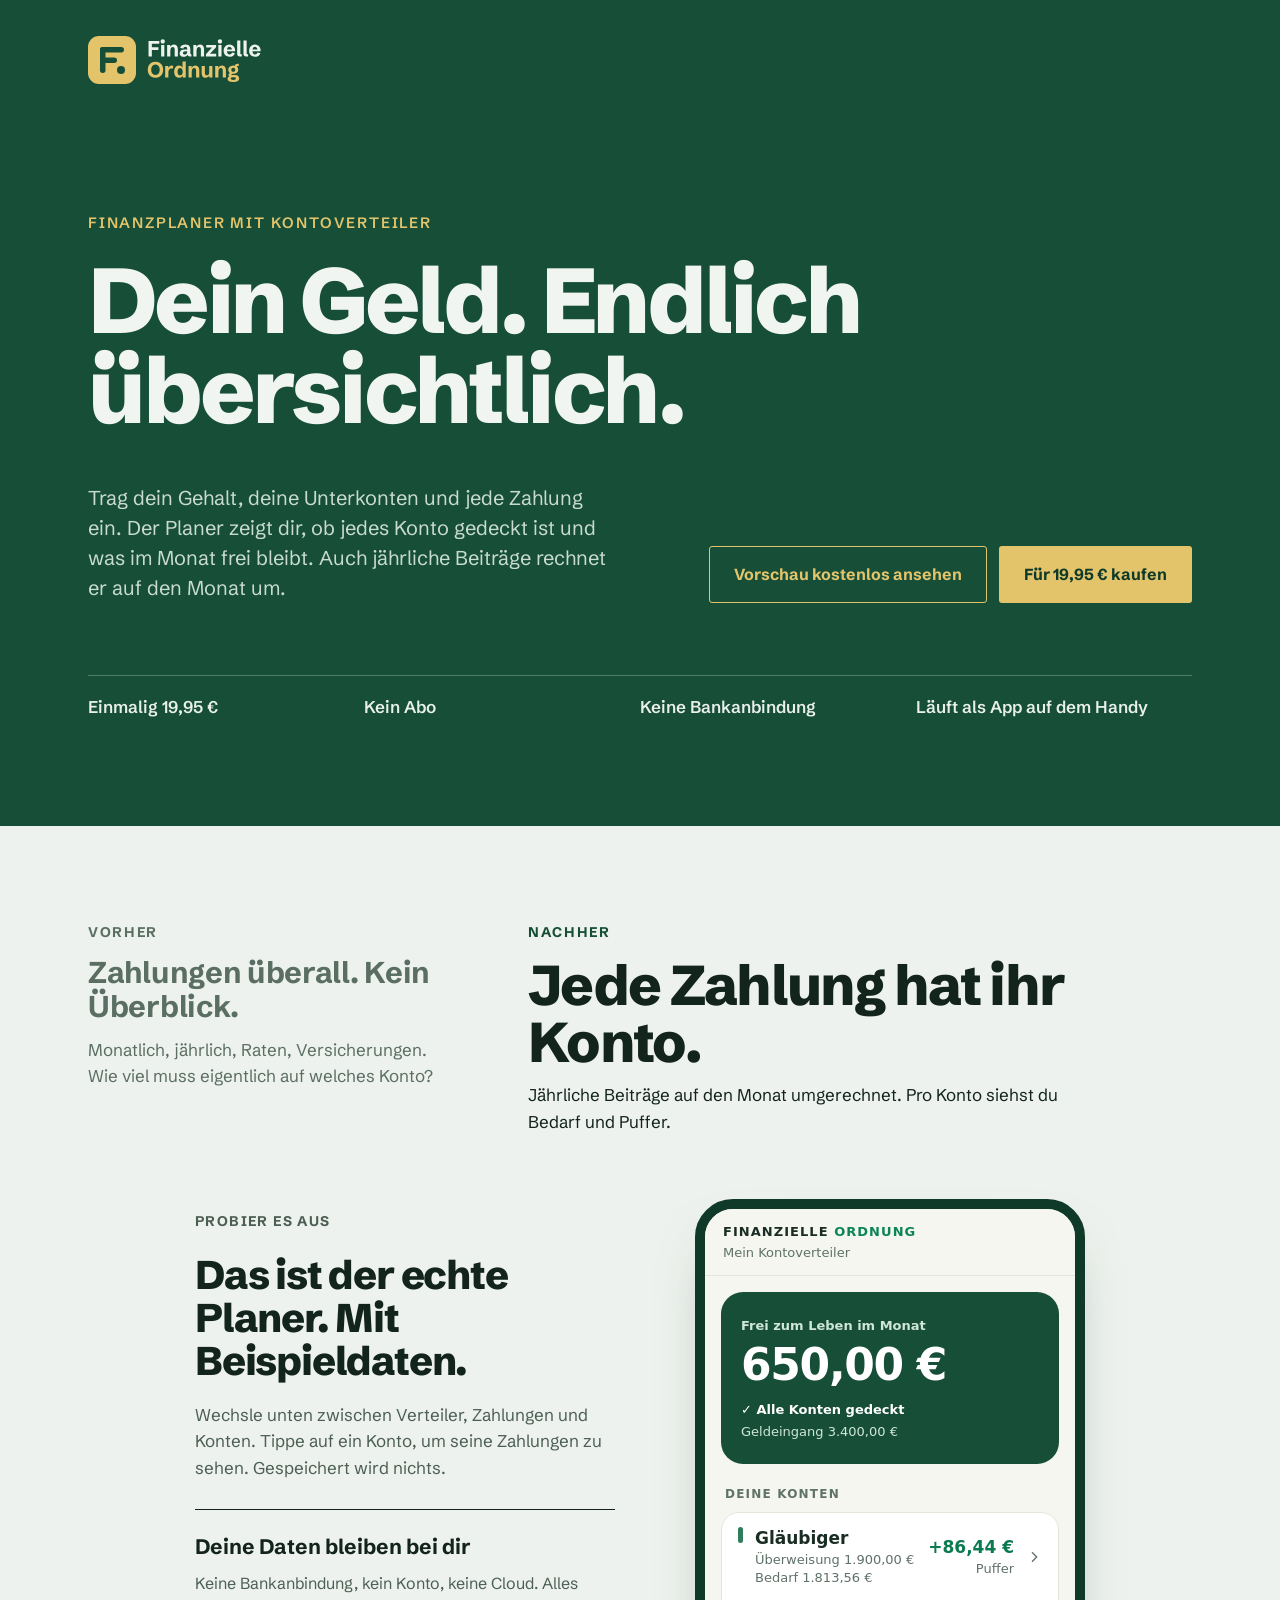
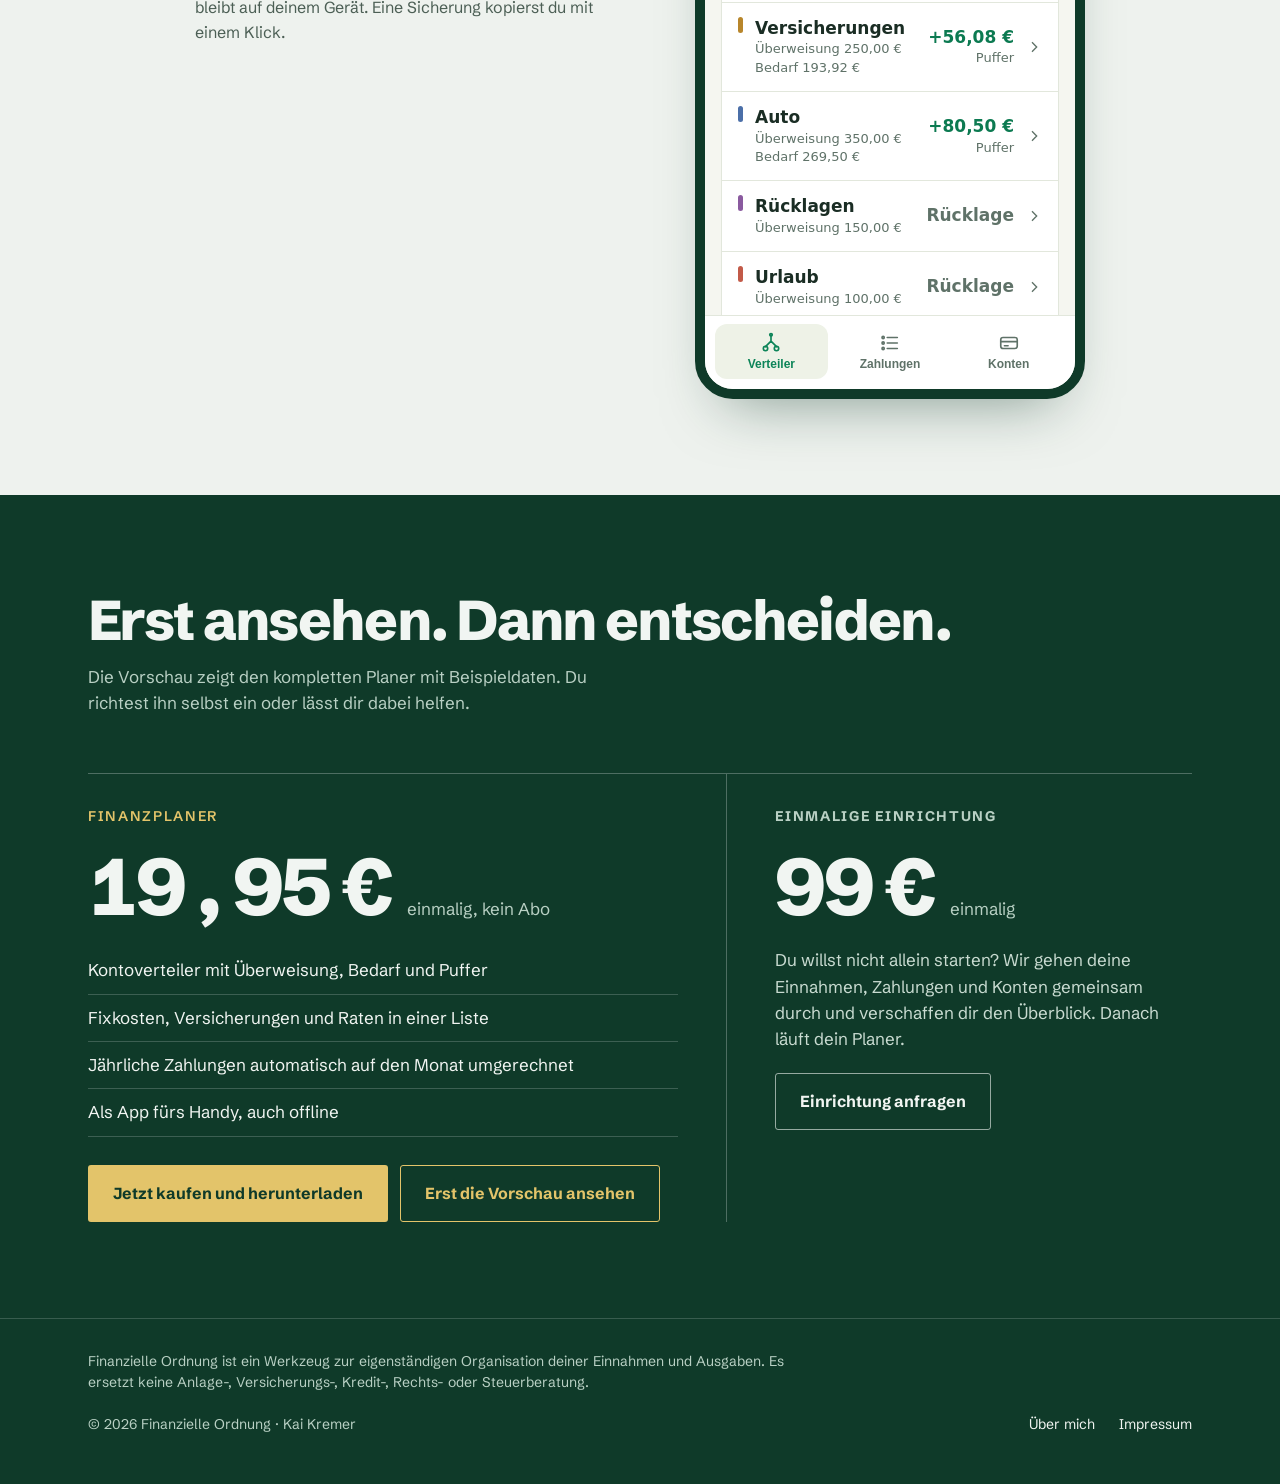
<file: index.html>
<!doctype html>
<html lang="de">
<head>
<meta charset="utf-8">
<meta name="viewport" content="width=device-width,initial-scale=1">
<title>Finanzielle Ordnung – Finanzplaner mit Kontoverteiler</title>
<meta name="description" content="Finanzplaner mit Kontoverteiler: Gehalt, Unterkonten und Zahlungen eintragen und sehen, ob jedes Konto gedeckt ist. Einmalig 19,95 €, kein Abo.">
<meta name="theme-color" content="#164e38">
<link rel="preconnect" href="https://fonts.googleapis.com">
<link rel="preconnect" href="https://fonts.gstatic.com" crossorigin>
<link rel="stylesheet" href="https://fonts.googleapis.com/css2?family=Schibsted+Grotesk:wght@400;500;600;700;800&amp;display=swap">
<link rel="stylesheet" href="stil.css">
<link rel="stylesheet" href="planer-demo.css">
<style>
.hero{background:#164e38;color:#f1f5f2}
.hero .in{padding-top:36px;padding-bottom:88px}
.hero h1{margin:0;font-size:clamp(44px,8.2vw,92px);line-height:.98;font-weight:800;letter-spacing:-.035em;max-width:980px}
.eyebrow{font-size:15px;font-weight:600;letter-spacing:.12em;text-transform:uppercase;color:#e3c46a}
.label{font-size:14px;font-weight:700;letter-spacing:.1em;text-transform:uppercase;color:#4c5f55}
.facts{display:flex;flex-wrap:wrap;border-top:1px solid rgba(241,245,242,.28);margin-top:72px}
.facts div{flex:1 1 200px;padding:18px 0;font-weight:600;color:#e9f0ec}
.tool{display:flex;flex-wrap:wrap;gap:48px 72px;align-items:flex-start}
.tool-l{flex:1 1 320px;max-width:400px;display:flex;flex-direction:column;gap:28px}
.tool-r{flex:2 1 480px;min-width:0}
.bignum{display:flex;align-items:baseline;gap:8px;border-bottom:2px solid #12241b;margin-top:6px}
.bignum input{flex:1;min-width:0;border:0;background:transparent;font-size:clamp(40px,6vw,60px);font-weight:800;letter-spacing:-.03em;color:#12241b;padding:0;outline:none}
.bignum span{font-size:36px;font-weight:700}
.bar{display:flex;height:16px;gap:2px}
.bar i{display:block;min-width:0}
.leg{margin-top:16px;display:flex;flex-direction:column;gap:6px;font-size:15px}
.leg div{display:flex;align-items:center;gap:10px}
.leg b{width:10px;height:10px;flex:0 0 10px}
.leg span{flex:1}
.leg em{font-style:normal;font-weight:600}
.acc{border-top:1.5px solid #12241b;padding:22px 0 26px}
.acc .top{display:flex;flex-wrap:wrap;justify-content:space-between;align-items:baseline;gap:8px 24px}
.acc .nm{font-size:24px;font-weight:700;letter-spacing:-.01em}
.acc .sub{margin-top:14px;display:flex;flex-wrap:wrap;justify-content:space-between;gap:4px 24px;font-size:15px;color:#4c5f55}
.acc .sub strong{color:#12241b;font-size:18px}
.acc input[type=range]{margin-top:6px}
.meter{margin-top:10px;height:6px;background:#d3dcd5;position:relative}
.meter i{position:absolute;left:0;top:0;bottom:0}
.lnk{margin-top:14px;padding:0;border:0;background:transparent;color:#164e38;font-weight:700;font-size:15px;cursor:pointer;text-decoration:underline;text-underline-offset:3px}
.items{margin-top:14px;display:none;flex-direction:column;font-size:16px}
.items.open{display:flex}
.items div{display:flex;justify-content:space-between;gap:16px;padding:8px 0;border-bottom:1px solid #d3dcd5}
.items small{color:#5a6e63;font-size:14px}
.ok{color:#1d6b4a}.bad{color:#a83a24}
.sum{border-top:3px solid #12241b;padding-top:22px;display:flex;flex-wrap:wrap;gap:12px 48px;justify-content:space-between;align-items:baseline;color:#4c5f55}
.sum strong{color:#12241b;font-size:24px}
.calc{background:#164e38;color:#f1f5f2}
.calc .in{padding-top:96px;padding-bottom:96px;display:flex;flex-wrap:wrap;gap:56px 88px;align-items:flex-start}
.calc h2{margin:0;font-size:clamp(32px,4.4vw,46px);line-height:1.05;font-weight:800;letter-spacing:-.03em}
.calc p{margin:0;color:#c9dbd1}
.calc .bignum{border-color:#f1f5f2}
.calc .bignum input{color:#f1f5f2;font-size:44px}
.calc .bignum span{font-size:28px}
.rh{margin-top:8px;display:flex;flex-wrap:wrap;gap:8px}
.rh button{padding:11px 16px;min-height:44px;border-radius:3px;border:1.5px solid rgba(241,245,242,.45);background:transparent;color:#f1f5f2;font-weight:600;font-size:15px;cursor:pointer}
.rh button.on{border-color:#e3c46a;background:#e3c46a;color:#0f3a29;font-weight:700}
.result{margin-top:32px;border-top:1px solid rgba(241,245,242,.28);padding-top:20px}
.result .big{font-size:clamp(48px,7vw,76px);line-height:1.05;font-weight:800;letter-spacing:-.035em;color:#e3c46a}
.steps,.feats{display:flex;flex-wrap:wrap;gap:40px 56px}
.steps>div,.feats>div{flex:1 1 280px;min-width:0}
.steps>div{border-top:1.5px solid #12241b;padding-top:20px}
.steps .n{font-size:88px;line-height:.9;font-weight:800;letter-spacing:-.04em;color:#164e38}
.steps h3{margin:20px 0 10px;font-size:23px;line-height:1.2;font-weight:700}
.steps p,.feats p{margin:0;color:#4c5f55;font-size:16px}
.feats{border-top:1.5px solid #12241b;padding-top:32px}
.feats h3{margin:0 0 8px;font-size:21px;font-weight:700}
.price{background:#0f3a29;color:#f1f5f2}
.price .in{padding-top:96px;padding-bottom:96px}
.offers{margin-top:56px;display:flex;flex-wrap:wrap;border-top:1px solid rgba(241,245,242,.28)}
.offer{min-width:0;box-sizing:border-box;padding-top:32px;display:flex;flex-direction:column;gap:20px}
.offer.a{flex:3 1 420px;padding-right:48px}
.offer.b{flex:2 1 320px;padding-left:48px;border-left:1px solid rgba(241,245,242,.28)}
.offer .p{display:flex;flex-wrap:wrap;align-items:baseline;gap:4px 16px}
.offer .p b{font-size:clamp(52px,7vw,80px);line-height:1;font-weight:800;letter-spacing:-.035em}
.offer .p span{color:#b9d0c4}
.offer ul{margin:0;padding:0;list-style:none}
.offer li{padding:10px 0;border-bottom:1px solid rgba(241,245,242,.2)}
@media (max-width:760px){.offer.a{padding-right:0}.offer.b{padding-left:0;border-left:0;border-top:1px solid rgba(241,245,242,.28);margin-top:32px}}
</style>
<link rel="icon" href="favicon.svg" type="image/svg+xml">
<link rel="icon" href="favicon-32.png" sizes="32x32" type="image/png">
<link rel="apple-touch-icon" href="apple-touch-icon.png">
<meta property="og:type" content="website">
<meta property="og:title" content="Finanzielle Ordnung – Finanzplaner mit Kontoverteiler">
<meta property="og:description" content="Dein Geld. Endlich übersichtlich. Einmalig 19,95 €, kein Abo.">
<meta property="og:image" content="https://finanzielle-ordnung.de/og-image.png">
<meta name="twitter:card" content="summary_large_image">
</head>
<body>

<header class="hero">
<div class="wrap in">
<a href="index.html" class="mark logo" aria-label="Finanzielle Ordnung, zur Startseite"><img src="logo/logo-auf-gruen.svg" alt="Finanzielle Ordnung" width="182" height="48"></a>

<div style="margin-top:clamp(56px,10vw,120px);display:flex;flex-direction:column;gap:20px">
<div class="eyebrow">Finanzplaner mit Kontoverteiler</div>
<h1>Dein Geld. Endlich übersichtlich.</h1>
</div>

<div style="margin-top:48px;display:flex;flex-wrap:wrap;gap:40px 80px;align-items:flex-end;justify-content:space-between">
<p style="margin:0;flex:1 1 380px;max-width:520px;font-size:20px;line-height:1.5;color:#c9dbd1">Trag dein Gehalt, deine Unterkonten und jede Zahlung ein. Der Planer zeigt dir, ob jedes Konto gedeckt ist und was im Monat frei bleibt. Auch jährliche Beiträge rechnet er auf den Monat um.</p>
<div style="display:flex;flex-wrap:wrap;gap:12px">
<a class="btn btn-line" href="#vorschau">Vorschau kostenlos ansehen</a>
<a class="btn btn-gold" href="https://www.checkout-ds24.com/product/741586">Für 19,95 € kaufen</a>
</div>
</div>

<div class="facts">
<div>Einmalig 19,95 €</div><div>Kein Abo</div><div>Keine Bankanbindung</div><div>Läuft als App auf dem Handy</div>
</div>
</div>
</header>

<main>
<section class="wrap" style="padding-top:96px;padding-bottom:40px">
<div style="display:flex;flex-wrap:wrap;gap:32px 80px;align-items:flex-start">
<div style="flex:1 1 280px;max-width:360px">
<div style="font-size:14px;font-weight:700;letter-spacing:.12em;color:#5a6e63;text-transform:uppercase">Vorher</div>
<h2 style="margin:12px 0;font-size:30px;line-height:1.15;font-weight:700;color:#5a6e63;letter-spacing:-.01em">Zahlungen überall. Kein Überblick.</h2>
<p style="margin:0;color:#5a6e63">Monatlich, jährlich, Raten, Versicherungen. Wie viel muss eigentlich auf welches Konto?</p>
</div>
<div style="flex:2 1 460px;min-width:0">
<div style="font-size:14px;font-weight:700;letter-spacing:.12em;color:#164e38;text-transform:uppercase">Nachher</div>
<h2 style="margin:12px 0;font-size:clamp(36px,5.4vw,56px);line-height:1.02;font-weight:800;letter-spacing:-.03em">Jede Zahlung hat ihr Konto.</h2>
<p style="margin:0;max-width:560px">Jährliche Beiträge auf den Monat umgerechnet. Pro Konto siehst du Bedarf und Puffer.</p>
</div>
</div>
</section>

<section id="vorschau" class="wrap" style="padding-top:24px;padding-bottom:96px">
<div class="stage">
<div class="side">
<div class="lab">Probier es aus</div>
<h2 style="margin:0;font-size:clamp(30px,4vw,40px);line-height:1.08;font-weight:800;letter-spacing:-.03em">Das ist der echte Planer. Mit Beispieldaten.</h2>
<p style="margin:0;color:#4c5f55">Wechsle unten zwischen Verteiler, Zahlungen und Konten. Tippe auf ein Konto, um seine Zahlungen zu sehen. Gespeichert wird nichts.</p>
<div style="border-top:1.5px solid #12241b;padding-top:20px;margin-top:8px"><h3 style="margin:0 0 8px;font-size:21px;font-weight:700">Deine Daten bleiben bei dir</h3><p style="margin:0;color:#4c5f55;font-size:16px">Keine Bankanbindung, kein Konto, keine Cloud. Alles bleibt auf deinem Gerät. Eine Sicherung kopierst du mit einem Klick.</p></div>
</div>

<div class="phone" role="application" aria-label="Vorschau des Planers">
<div class="ah"><b>FINANZIELLE <i>ORDNUNG</i></b><span>Mein Kontoverteiler</span></div>
<div class="body" id="body"></div>
<div id="toast" class="toast" role="status"></div>
<div class="tabs" role="tablist" aria-label="Bereiche">
<button type="button" role="tab" data-tab="v" aria-selected="true"><svg viewBox="0 0 24 24"><path d="M12 3v7M12 10l-6 6M12 10l6 6"/><circle cx="12" cy="3" r="1.4"/><circle cx="6" cy="18" r="2.4"/><circle cx="18" cy="18" r="2.4"/></svg>Verteiler</button>
<button type="button" role="tab" data-tab="z" aria-selected="false"><svg viewBox="0 0 24 24"><path d="M9 6h11M9 12h11M9 18h11"/><circle cx="4.5" cy="6" r="1.2"/><circle cx="4.5" cy="12" r="1.2"/><circle cx="4.5" cy="18" r="1.2"/></svg>Zahlungen</button>
<button type="button" role="tab" data-tab="k" aria-selected="false"><svg viewBox="0 0 24 24"><rect x="3" y="6" width="18" height="12" rx="2.5"/><path d="M3 10.5h18M7 15h4"/></svg>Konten</button>
</div>
</div>
</div>
</section>

<section id="preis" class="price">
<div class="wrap in">
<h2 style="margin:0;font-size:clamp(36px,5.4vw,56px);line-height:1.02;font-weight:800;letter-spacing:-.03em">Erst ansehen. Dann entscheiden.</h2>
<p style="margin:16px 0 0;max-width:560px;color:#b9d0c4">Die Vorschau zeigt den kompletten Planer mit Beispieldaten. Du richtest ihn selbst ein oder lässt dir dabei helfen.</p>
<div class="offers">
<div class="offer a">
<div class="eyebrow" style="font-size:14px">Finanzplaner</div>
<div class="p"><b class="num">19,95 €</b><span>einmalig, kein Abo</span></div>
<ul style="font-size:17px">
<li>Kontoverteiler mit Überweisung, Bedarf und Puffer</li>
<li>Fixkosten, Versicherungen und Raten in einer Liste</li>
<li>Jährliche Zahlungen automatisch auf den Monat umgerechnet</li>
<li>Als App fürs Handy, auch offline</li>
</ul>
<div style="display:flex;flex-wrap:wrap;gap:12px;margin-top:8px">
<a class="btn btn-gold" href="https://www.checkout-ds24.com/product/741586">Jetzt kaufen und herunterladen</a>
<a class="btn btn-line" href="#vorschau">Erst die Vorschau ansehen</a>
</div>
</div>
<div class="offer b">
<div style="font-size:14px;font-weight:700;letter-spacing:.12em;color:#b9d0c4;text-transform:uppercase">Einmalige Einrichtung</div>
<div class="p"><b class="num">99 €</b><span>einmalig</span></div>
<p style="margin:0;color:#c9dbd1;font-size:17px">Du willst nicht allein starten? Wir gehen deine Einnahmen, Zahlungen und Konten gemeinsam durch und verschaffen dir den Überblick. Danach läuft dein Planer.</p>
<div><a class="btn" href="ueber-mich.html" style="border-color:rgba(241,245,242,.6);color:#f1f5f2">Einrichtung anfragen</a></div>
</div>
</div>
</div>
</section>
</main>

<footer class="foot">
<div class="wrap" style="padding-top:32px;padding-bottom:48px;display:flex;flex-direction:column;gap:20px">
<p style="margin:0;max-width:720px">Finanzielle Ordnung ist ein Werkzeug zur eigenständigen Organisation deiner Einnahmen und Ausgaben. Es ersetzt keine Anlage-, Versicherungs-, Kredit-, Rechts- oder Steuerberatung.</p>
<div style="display:flex;flex-wrap:wrap;gap:8px 28px;justify-content:space-between">
<span>© 2026 Finanzielle Ordnung · Kai Kremer</span>
<span style="display:flex;gap:24px"><a href="ueber-mich.html">Über mich</a><a href="impressum.html">Impressum</a></span>
</div>
</div>
</footer>

<script src="planer-demo.js"></script>
</body>
</html>
</file>
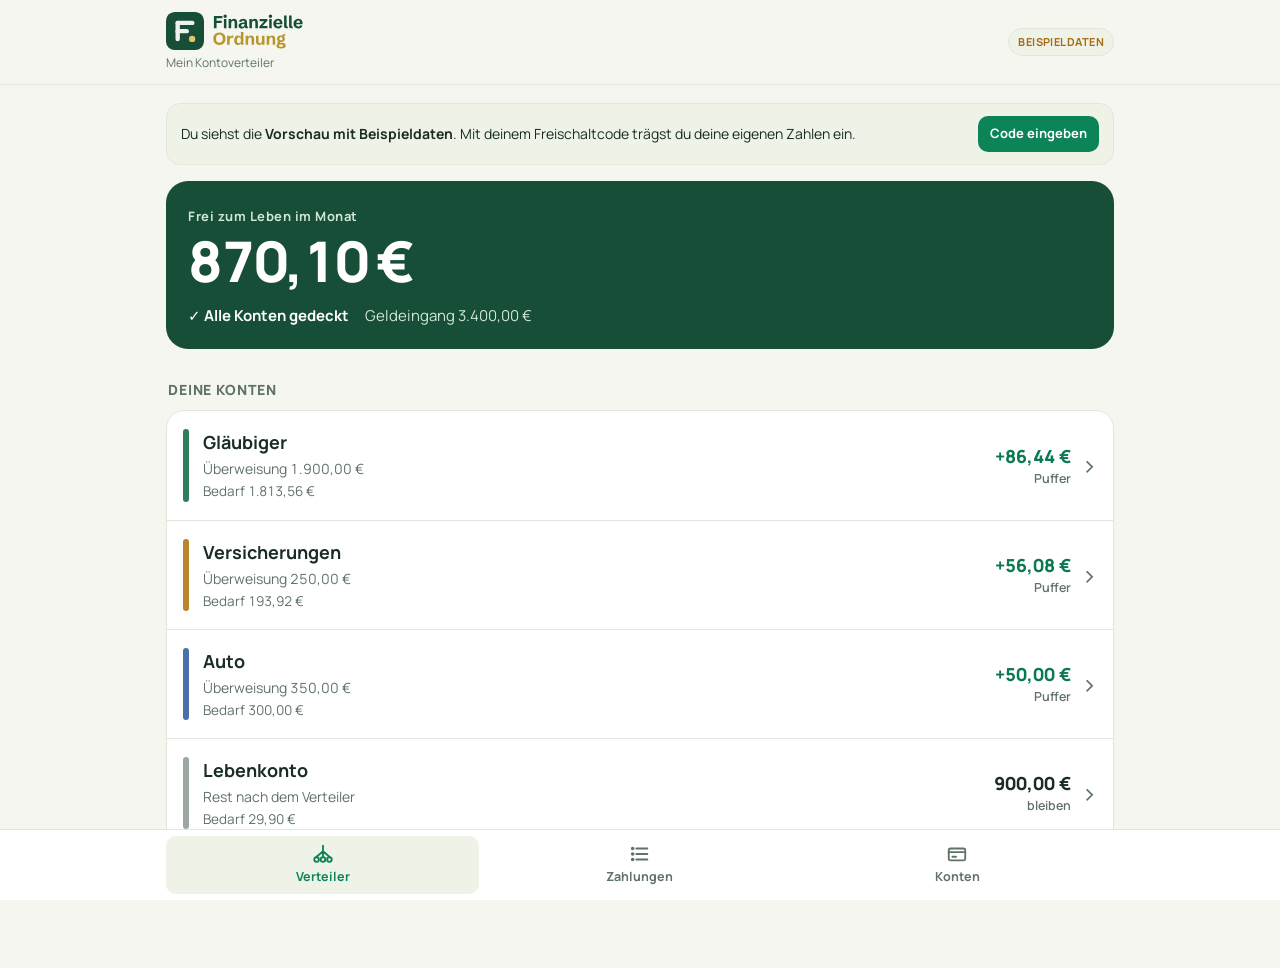
<file: app/index.html>
<!doctype html>
<html lang="de"><head><meta charset="utf-8">
<meta name="viewport" content="width=device-width,initial-scale=1,viewport-fit=cover">
<meta name="robots" content="noindex">
<meta name="theme-color" content="#164e38">
<link rel="manifest" href="manifest.webmanifest">
<link rel="icon" href="icon-192.png">
<link rel="apple-touch-icon" href="apple-touch-icon.png">
<meta name="apple-mobile-web-app-capable" content="yes">
<meta name="mobile-web-app-capable" content="yes">
<meta name="apple-mobile-web-app-title" content="Finanzplaner">
<meta name="apple-mobile-web-app-status-bar-style" content="default">
<style>:root{padding-top:env(safe-area-inset-top,0px);padding-bottom:env(safe-area-inset-bottom,0px)}body{margin:0}[hidden]{display:none!important}</style>
<title>Finanzplaner – Finanzielle Ordnung</title>
<link rel="preconnect" href="https://fonts.googleapis.com">
<link rel="preconnect" href="https://fonts.gstatic.com" crossorigin>
<link rel="stylesheet" href="https://fonts.googleapis.com/css2?family=Manrope:wght@400;500;600;700;800&display=swap">
<style>
/* Layout: App-Shell mit fester Kopfzeile, eine Spalte am Handy, Kontokarten im Raster ab Tablet, Tab-Leiste unten */
:root{
  --bg:#f5f6f0;--surface:#ffffff;--ink:#1a2d24;--muted:#5f7268;--line:#e2e7dc;--soft:#eef2e7;
  --brand:#164e38;--brand-ink:#ffffff;--brand-soft:#cfe6d8;--accent:#0c8458;
  --ok:#0c7a51;--ok-bg:#e3f4ea;--warn:#a76a12;--bad:#b13a2c;--bad-bg:#fbe9e6;
  --k1:#2f7d5b;--k2:#b8862b;--k3:#4b6fa8;--k4:#8a5a9f;--k5:#c25a48;--k6:#4e8c88;--k0:#9aa89f;
  --font:"Manrope",ui-sans-serif,system-ui,-apple-system,"Segoe UI",sans-serif;
  --r:14px;
}
@media (prefers-color-scheme:dark){:root:not([data-theme="light"]){
  --bg:#0f1612;--surface:#17211b;--ink:#e5eee8;--muted:#98aa9f;--line:#28362e;--soft:#1d2a22;
  --brand:#1b5b42;--brand-ink:#ffffff;--brand-soft:#a9d9be;--accent:#3cc08a;
  --ok:#4fc792;--ok-bg:#163527;--warn:#e2ab4f;--bad:#ef7e6e;--bad-bg:#3a1f1b;
  --k1:#5bbf8f;--k2:#e0b056;--k3:#7fa2dc;--k4:#bb8ad0;--k5:#ec8b78;--k6:#7cc3be;--k0:#6c7c72;color-scheme:dark}}
:root[data-theme="dark"]{
  --bg:#0f1612;--surface:#17211b;--ink:#e5eee8;--muted:#98aa9f;--line:#28362e;--soft:#1d2a22;
  --brand:#1b5b42;--brand-ink:#ffffff;--brand-soft:#a9d9be;--accent:#3cc08a;
  --ok:#4fc792;--ok-bg:#163527;--warn:#e2ab4f;--bad:#ef7e6e;--bad-bg:#3a1f1b;
  --k1:#5bbf8f;--k2:#e0b056;--k3:#7fa2dc;--k4:#bb8ad0;--k5:#ec8b78;--k6:#7cc3be;--k0:#6c7c72;color-scheme:dark}
*{box-sizing:border-box}
body{background:var(--bg);color:var(--ink);font-family:var(--font);font-size:15px;line-height:1.5;-webkit-font-smoothing:antialiased}
button,input,select,textarea{font:inherit;color:inherit}
button{cursor:pointer}
:focus-visible{outline:3px solid var(--accent);outline-offset:2px}
.num,.amt{font-variant-numeric:tabular-nums}
.wrap{max-width:980px;margin:0 auto;padding-inline:16px}
/* Kopf */
.bar{position:sticky;top:env(safe-area-inset-top,0px);z-index:5;background:color-mix(in srgb,var(--bg) 88%,transparent);backdrop-filter:blur(10px);border-bottom:1px solid var(--line)}
.bar .wrap{display:flex;align-items:center;justify-content:space-between;gap:12px;padding-block:12px}
.logo{font-weight:800;letter-spacing:.06em;font-size:13px}
.logo b{color:var(--accent)}
.sub{font-size:12px;color:var(--muted);margin-top:1px}
.tag{font-size:11px;font-weight:700;letter-spacing:.04em;text-transform:uppercase;background:var(--soft);color:var(--warn);border:1px solid var(--line);padding:5px 9px;border-radius:999px}
main{padding-block:18px 120px}
/* Tabs unten */
.tabs{position:fixed;left:0;right:0;bottom:0;z-index:6;background:var(--surface);border-top:1px solid var(--line);padding-bottom:env(safe-area-inset-bottom,0px)}
.tabs .wrap{display:grid;grid-template-columns:repeat(3,1fr);gap:4px;padding-block:6px}
.tab{border:0;background:none;display:flex;flex-direction:column;align-items:center;gap:3px;padding:7px 4px;border-radius:10px;color:var(--muted);font-size:12px;font-weight:700}
.tab svg{width:22px;height:22px}
.tab[aria-current="page"]{color:var(--accent);background:var(--soft)}
/* Allgemein */
h2.sec{font-size:13px;font-weight:800;letter-spacing:.07em;text-transform:uppercase;color:var(--muted);margin:28px 0 12px;display:flex;flex-wrap:wrap;gap:4px 10px;align-items:baseline}
h2.sec span{font-weight:600;letter-spacing:0;text-transform:none;font-size:13px}
.panel{background:var(--surface);border:1px solid var(--line);border-radius:var(--r);padding:18px}
.muted{color:var(--muted)}
.btn{border:0;border-radius:10px;padding:11px 16px;font-weight:700;background:var(--accent);color:#fff;white-space:nowrap}
.btn.ghost{background:var(--soft);color:var(--ink);border:1px solid var(--line)}
.btn.danger{background:var(--bad-bg);color:var(--bad)}
.btn.small{padding:8px 12px;font-size:13px}
.notice{display:flex;gap:12px;align-items:center;justify-content:space-between;flex-wrap:wrap;background:var(--soft);border:1px solid var(--line);border-radius:var(--r);padding:12px 14px;font-size:14px;margin-bottom:16px}
.notice.bad{background:var(--bad-bg);border-color:transparent;color:var(--bad)}
.notice p{margin:0;min-width:0;flex:1 1 220px}
/* Hero */
.hero{background:var(--brand);color:var(--brand-ink);border-radius:18px;padding:22px 20px 18px}
.hero-top{display:flex;justify-content:space-between;gap:16px;flex-wrap:wrap;align-items:flex-end}
.lbl{display:block;font-size:12px;font-weight:700;letter-spacing:.04em;color:var(--brand-soft)}
.big{font-size:clamp(34px,8vw,48px);font-weight:800;letter-spacing:-.035em;line-height:1.1}
.mid{font-size:clamp(22px,5vw,28px);font-weight:800;letter-spacing:-.02em;text-align:right}
.hero-top .right .lbl{text-align:right}
.flow{display:flex;height:14px;border-radius:999px;overflow:hidden;margin:18px 0 12px;background:rgba(255,255,255,.14);gap:2px}
.flow span{display:block;height:100%;min-width:3px}
.legend{list-style:none;padding:0;margin:0;display:flex;flex-wrap:wrap;gap:6px 14px;font-size:12.5px;color:var(--brand-soft)}
.legend li{display:flex;align-items:center;gap:6px}
.legend i{width:9px;height:9px;border-radius:3px;display:inline-block}
.legend b{color:var(--brand-ink);font-weight:700}
.kpis{display:grid;grid-template-columns:repeat(3,minmax(0,1fr));gap:10px;margin-top:12px}
.kpi{background:var(--surface);border:1px solid var(--line);border-radius:var(--r);padding:13px 14px;min-width:0}
.kpi small{display:block;font-size:12px;color:var(--muted);font-weight:600}
.kpi strong{display:block;font-size:19px;font-weight:800;margin-top:3px;overflow-wrap:anywhere}
/* Kontokarten */
.accs{display:grid;grid-template-columns:repeat(auto-fill,minmax(270px,1fr));gap:12px}
.acc{background:var(--surface);border:1px solid var(--line);border-radius:var(--r);padding:16px;display:flex;flex-direction:column;gap:12px;min-width:0}
.acc header{display:flex;align-items:center;gap:9px}
.acc h3{margin:0;font-size:16px;font-weight:800;flex:1;min-width:0;overflow-wrap:anywhere}
.dot{width:11px;height:11px;border-radius:4px;background:var(--c);flex:none}
.pill{font-size:12px;font-weight:800;padding:4px 9px;border-radius:999px;white-space:nowrap}
.pill.ok{background:var(--ok-bg);color:var(--ok)}
.pill.bad{background:var(--bad-bg);color:var(--bad)}
.pill.neutral{background:var(--soft);color:var(--muted)}
.nums{display:grid;grid-template-columns:1fr 1fr;gap:10px}
.nums small{display:block;font-size:12px;color:var(--muted);font-weight:600}
.nums strong{font-size:20px;font-weight:800;letter-spacing:-.02em}
.nums .need strong{color:var(--muted)}
.meter{height:8px;border-radius:999px;background:var(--soft);overflow:hidden}
.meter span{display:block;height:100%;background:var(--c);border-radius:999px}
.meter.bad span{background:var(--bad)}
.acc details{border-top:1px solid var(--line);padding-top:10px}
.acc.tap{cursor:pointer;transition:border-color .15s,box-shadow .15s}
.acc.tap:hover{border-color:var(--c);box-shadow:0 6px 18px rgba(0,0,0,.06)}
.more{display:flex;justify-content:space-between;align-items:center;width:100%;border:0;border-top:1px solid var(--line);background:none;padding:11px 0 0;margin-top:2px;font-size:13.5px;font-weight:700;color:var(--accent);text-align:left}
.more span{font-size:20px;line-height:1}
.lines .more{border-top:0;padding-top:10px}
.back{border:0;background:none;color:var(--accent);font-weight:700;font-size:15px;padding:6px 0;margin-bottom:10px;display:inline-flex;gap:6px;align-items:center;min-height:44px}
.back span{font-size:22px;line-height:1}
.dhero{background:var(--surface);border:1px solid var(--line);border-top:5px solid var(--c);border-radius:18px;padding:18px;display:flex;flex-direction:column;gap:14px}
.dtop{display:flex;align-items:center;gap:10px}
.dtop h2{margin:0;font-size:22px;font-weight:800;flex:1;min-width:0;overflow-wrap:anywhere}
.dnums{display:grid;grid-template-columns:repeat(3,minmax(0,1fr));gap:10px}
.dnums small{display:block;font-size:12px;color:var(--muted);font-weight:600}
.dnums strong{font-size:21px;font-weight:800;letter-spacing:-.02em}
.dhero .meter span{background:var(--c)}.dhero .meter.bad span{background:var(--bad)}
.dgroup{margin-bottom:10px;padding:14px 16px}
.dgroup h3{display:flex;justify-content:space-between;gap:10px;margin:0 0 4px;font-size:13px;font-weight:800;letter-spacing:.06em;text-transform:uppercase;color:var(--muted)}
.dgroup h3 .amt{letter-spacing:0;text-transform:none;font-size:13px}
.drow{display:grid;grid-template-columns:minmax(0,1fr) auto;gap:12px;align-items:center;padding:10px 0;border-top:1px solid var(--line)}
.drow strong{display:block;font-size:14.5px;overflow-wrap:anywhere}
.drow small{display:block;font-size:12.5px;color:var(--muted)}
.drow .r{text-align:right}
@media (max-width:520px){.dnums{grid-template-columns:1fr 1fr}.dnums>div:last-child{grid-column:1/-1}}
.acc summary{cursor:pointer;font-size:13px;font-weight:700;color:var(--accent);list-style:none}
.acc summary::-webkit-details-marker{display:none}
.acc summary::before{content:"▸ ";display:inline-block;transition:transform .15s}
.acc details[open] summary::before{transform:rotate(90deg)}
.mini{list-style:none;margin:8px 0 0;padding:0;font-size:13.5px}
.mini li{display:flex;justify-content:space-between;gap:10px;padding:5px 0;border-bottom:1px dashed var(--line)}
.mini li:last-child{border:0}
.mini em{font-style:normal;color:var(--muted);font-size:12px}
.hint{font-size:13px;color:var(--muted);margin:0}
.hint b{color:var(--ink)}
/* Hauptkonto */
.lines .line{display:flex;justify-content:space-between;gap:14px;padding:10px 0;border-bottom:1px solid var(--line)}
.lines .line:last-child{border:0;font-weight:800;font-size:17px}
.pos{color:var(--ok)}.neg{color:var(--bad)}
/* Formulare & Listen */
.form{display:grid;grid-template-columns:repeat(6,minmax(0,1fr));gap:10px;align-items:end}
.field{grid-column:span 2;min-width:0}
.field.w3{grid-column:span 3}
.field.w6{grid-column:1/-1}
.field label{display:block;font-size:12px;font-weight:700;color:var(--muted);margin-bottom:5px}
.field input,.field select,textarea{width:100%;border:1px solid var(--line);background:var(--bg);border-radius:10px;padding:11px 12px;min-width:0}
.actions{grid-column:1/-1;display:flex;gap:8px;flex-wrap:wrap}
.chips{display:flex;gap:6px;flex-wrap:wrap;margin:16px 0 4px;scroll-margin-top:calc(72px + env(safe-area-inset-top,0px))}
.chip .cc{font-weight:600;opacity:.65;font-variant-numeric:tabular-nums}
.listsum{margin:8px 0 0;font-size:13px;color:var(--muted)}
.listsum b{color:var(--ink)}
.chip{border:1px solid var(--line);background:var(--surface);border-radius:999px;padding:7px 13px;font-size:13px;font-weight:700;color:var(--muted)}
.chip[aria-pressed="true"]{background:var(--ink);color:var(--bg);border-color:var(--ink)}
.group{margin-top:18px}
.group h3{display:flex;align-items:center;gap:8px;font-size:14px;margin:0 0 4px}
.group h3 .amt{margin-left:auto;color:var(--muted);font-weight:700}
.row{display:grid;grid-template-columns:minmax(0,1fr) auto auto;gap:12px;align-items:center;padding:11px 0;border-top:1px solid var(--line)}
.row strong{display:block;font-size:14.5px;overflow-wrap:anywhere}
.row small{display:block;font-size:12.5px;color:var(--muted)}
.row .r{text-align:right}
.cat{display:inline-block;font-size:11px;font-weight:800;letter-spacing:.03em;text-transform:uppercase;color:var(--muted);background:var(--soft);padding:2px 7px;border-radius:6px;margin-right:6px}
.icons{display:flex;gap:4px}
.ib{border:0;background:var(--soft);border-radius:9px;min-width:34px;height:34px;padding:0 9px;color:var(--muted);font-weight:700;font-size:13px}
.ib.armed{background:var(--bad);color:#fff}
.empty{border:1px dashed var(--line);border-radius:12px;padding:20px;text-align:center;color:var(--muted);font-size:14px}
textarea{min-height:90px;font-size:12px;font-family:ui-monospace,Menlo,monospace;resize:vertical}
.toast{position:fixed;left:50%;bottom:calc(84px + env(safe-area-inset-bottom,0px));transform:translateX(-50%);background:var(--ink);color:var(--bg);padding:10px 16px;border-radius:10px;font-size:14px;font-weight:700;z-index:9;max-width:calc(100% - 32px)}
.foot{font-size:12px;color:var(--muted);margin-top:28px;line-height:1.6}
@media (max-width:640px){
  .kpis{grid-template-columns:1fr 1fr}.kpis .kpi:last-child{grid-column:1/-1}
  .form{grid-template-columns:1fr 1fr}.field,.field.w3{grid-column:span 1}.field.w6,.field.first{grid-column:1/-1}
  .mid,.hero-top .right .lbl{text-align:left}
}
@media (min-width:900px){.tabs{top:auto}}
/* Freischalten & Installieren */
dialog{border:0;border-radius:18px;padding:0;max-width:min(440px,calc(100% - 32px));width:100%;background:var(--surface);color:var(--ink);box-shadow:0 30px 80px rgba(0,0,0,.35)}
dialog::backdrop{background:rgba(10,20,15,.55)}
.dlg{padding:22px;display:flex;flex-direction:column;gap:14px}
.dlg h2{margin:0;font-size:20px}
.dlg p{margin:0;color:var(--muted);font-size:14px}
.dlg input{width:100%;border:1px solid var(--line);background:var(--bg);border-radius:10px;padding:13px 12px;font-size:18px;letter-spacing:.12em;text-transform:uppercase;font-variant-numeric:tabular-nums}
.dlg .err{color:var(--bad);font-size:13px;font-weight:700;margin:0}
.dlg .row2{display:flex;gap:8px;flex-wrap:wrap;align-items:center}
.dlg a{color:var(--accent);font-weight:700;font-size:14px}
.sheet{position:fixed;left:12px;right:12px;bottom:calc(76px + env(safe-area-inset-bottom,0px));z-index:8;max-width:520px;margin:0 auto;background:var(--brand);color:var(--brand-ink);border-radius:16px;padding:16px 16px 14px;box-shadow:0 20px 50px rgba(0,0,0,.3);display:flex;flex-direction:column;gap:10px}
.sheet strong{font-size:16px}
.sheet p{margin:0;font-size:13.5px;color:var(--brand-soft)}
.sheet ol{margin:0;padding-left:20px;font-size:14px;display:flex;flex-direction:column;gap:6px}
.sheet ol svg{width:18px;height:18px;vertical-align:-3px}
.sheet .row2{display:flex;gap:8px;flex-wrap:wrap}
.sheet .btn{background:#fff;color:var(--brand)}
.sheet .btn.ghost{background:transparent;color:#fff;border:1px solid rgba(255,255,255,.4)}

/* ---- Aufgeräumte Ansicht ---- */
body{font-size:16.5px}
.field input,.field select{font-size:17px;padding:13px 12px}
.tab{font-size:12.5px}
.hero2{background:var(--brand);color:var(--brand-ink);border-radius:22px;padding:26px 22px 22px;display:flex;flex-direction:column;gap:6px}
.hero2 .lbl,.dhero2 .lbl{font-size:13px;font-weight:700;color:var(--brand-soft)}
.huge{font-size:clamp(40px,12vw,56px);font-weight:800;letter-spacing:-.04em;line-height:1.05}
.hero2 .sub{margin:8px 0 0;display:flex;flex-wrap:wrap;gap:6px 16px;font-size:15px;color:var(--brand-soft)}
.hero2 .sub b{color:#fff}.hero2 .sub b.warn{color:#ffd9a8}
.sec2{display:flex;justify-content:space-between;align-items:baseline;gap:10px;margin:30px 2px 10px;font-size:14px;font-weight:800;letter-spacing:.06em;text-transform:uppercase;color:var(--muted)}
.sec2 .num{letter-spacing:0;text-transform:none;font-weight:700}
.sec2 .gname{display:flex;align-items:center;gap:8px;color:var(--ink);letter-spacing:0;text-transform:none;font-size:17px}
.alist,.plist{display:flex;flex-direction:column;background:var(--surface);border:1px solid var(--line);border-radius:18px;overflow:hidden}
.arow,.prow{display:flex;align-items:center;gap:14px;width:100%;border:0;background:none;text-align:left;padding:18px 16px;border-top:1px solid var(--line);min-height:76px}
.alist>:first-child,.plist>:first-child{border-top:0}
.arow:active,.prow:active{background:var(--soft)}
.cbar{width:6px;align-self:stretch;border-radius:4px;background:var(--c);flex:none}
.arow.isbad .cbar{background:var(--bad)}
.aname,.pname{flex:1;min-width:0;display:flex;flex-direction:column;gap:2px}
.aname b{font-size:18px;overflow-wrap:anywhere}.pname b{font-size:17px;font-weight:700;overflow-wrap:anywhere}
.aname small,.pname small{font-size:14px;color:var(--muted)}
.aname small.need{font-size:13.5px}
.st{display:flex;flex-direction:column;align-items:flex-end;font-size:18px;font-weight:800;white-space:nowrap}
.st small{font-size:12.5px;font-weight:600;color:var(--muted)}
.st.ok{color:var(--ok)}.st.bad{color:var(--bad)}.st.neutral{font-size:14px;color:var(--muted);font-weight:700}.st.plain{color:var(--ink)}
.pamt{font-size:18px;font-weight:800;white-space:nowrap}
.chev{font-size:26px;color:var(--muted);line-height:1;margin-left:-4px}
.prow.static{min-height:64px}
.back{border:0;background:none;color:var(--accent);font-weight:700;font-size:16px;padding:4px 0;margin-bottom:8px;display:inline-flex;gap:6px;align-items:center;min-height:44px}
.back span{font-size:24px;line-height:1}
.dhero2{background:var(--surface);border:1px solid var(--line);border-top:6px solid var(--c);border-radius:22px;padding:22px 20px;display:flex;flex-direction:column;gap:8px}
.dhero2 .lbl{color:var(--muted)}
.dname{display:flex;align-items:center;gap:10px;font-size:24px;font-weight:800;margin-bottom:10px}
.dhero2 .meter{height:10px;margin-top:8px}.dhero2 .meter span{background:var(--c)}.dhero2 .meter.bad span{background:var(--bad)}
.pair{display:flex;justify-content:space-between;gap:12px;font-size:14px;color:var(--muted);margin-top:4px}
.pair span{display:flex;flex-direction:column}.pair span:last-child{text-align:right}
.pair b{font-size:19px;color:var(--ink)}
.tip{margin:6px 0 0;font-size:15px;color:var(--muted)}.tip b{color:var(--ink)}
.btn.add{width:100%;min-height:58px;font-size:17px;border-radius:14px}
.btn.big{min-height:52px;font-size:16px;flex:1}
.fpanel{border-radius:20px}
.fhead{display:flex;justify-content:space-between;align-items:center;margin-bottom:14px}
.fhead h2{margin:0;font-size:21px}
.x{border:0;background:var(--soft);border-radius:12px;width:44px;height:44px;font-size:18px;color:var(--muted)}
.chips{flex-wrap:nowrap;overflow-x:auto;scrollbar-width:none;margin:22px -16px 0;padding:0 16px 2px}
.chips::-webkit-scrollbar{display:none}
.chip{font-size:15px;padding:10px 16px;white-space:nowrap;min-height:44px}
.empty{font-size:15px}
.btn.add2{width:100%;min-height:52px;margin-top:10px;font-size:16px;border-radius:14px}
.fpanel{margin-bottom:10px}
#copyText{width:100%;border:1px solid var(--line);background:var(--bg);border-radius:10px;padding:11px 12px}
button{-webkit-tap-highlight-color:transparent}
.field select{font-size:16px;padding-right:6px}
@media (prefers-reduced-motion:reduce){*{transition:none!important}}
</style>
<style>
/* Logo: Farben folgen dem hellen/dunklen Modus */
:root{--lg-bg:#164e38;--lg-fg:#eef2ee;--lg-ac:#e3c46a;--lg-t1:#164e38;--lg-t2:#b8962e}
@media (prefers-color-scheme:dark){:root:not([data-theme="light"]){--lg-bg:#e3c46a;--lg-fg:#164e38;--lg-ac:#164e38;--lg-t1:#e5eee8;--lg-t2:#e3c46a}}
:root[data-theme="dark"]{--lg-bg:#e3c46a;--lg-fg:#164e38;--lg-ac:#164e38;--lg-t1:#e5eee8;--lg-t2:#e3c46a}
.brandlogo{display:block;height:38px;width:auto}
.lg-bg{fill:var(--lg-bg)}.lg-fg{fill:var(--lg-fg)}.lg-ac{fill:var(--lg-ac)}.lg-t1{fill:var(--lg-t1)}.lg-t2{fill:var(--lg-t2)}
</style>
</head><body>

<header class="bar"><div class="wrap">
  <div><svg class="brandlogo" viewBox="0 0 364 96" role="img" aria-label="Finanzielle Ordnung"><rect width="96" height="96" rx="22" class="lg-bg"/><rect x="24" y="22" width="11" height="52" rx="5.5" class="lg-fg"/><rect x="24" y="22" width="48" height="11" rx="5.5" class="lg-fg"/><rect x="24" y="43" width="34" height="11" rx="5.5" class="lg-fg"/><circle cx="66" cy="68" r="8" class="lg-ac"/><path d="M121.05078125 41.0V10.0625H142.642578125V15.669921875H127.689453125V22.330078125H140.794921875V27.9375H127.689453125V41.0Z M146.267578125 41.0V17.796875H152.669921875V41.0ZM149.46875 15.025390625Q147.556640625 15.025390625 146.396484375 13.865234375Q145.236328125 12.705078125 145.236328125 10.79296875Q145.236328125 8.859375 146.396484375 7.7099609375Q147.556640625 6.560546875 149.46875 6.560546875Q151.40234375 6.560546875 152.5517578125 7.7099609375Q153.701171875 8.859375 153.701171875 10.79296875Q153.701171875 12.705078125 152.5517578125 13.865234375Q151.40234375 15.025390625 149.46875 15.025390625Z M158.25 41.0V17.796875H164.4375V21.857421875Q165.46875 19.794921875 167.2734375 18.548828125Q169.20703125 17.23828125 171.935546875 17.23828125Q174.642578125 17.23828125 176.3720703125 18.462890625Q178.1015625 19.6875 178.939453125 21.857421875Q179.77734375 24.02734375 179.77734375 26.86328125V41.0H173.375V27.271484375Q173.375 24.80078125 172.55859375 23.4365234375Q171.7421875 22.072265625 169.72265625 22.072265625Q167.337890625 22.072265625 165.9951171875 24.11328125Q164.65234375 26.154296875 164.65234375 30.365234375V41.0Z M191.48046875 41.55859375Q189.267578125 41.55859375 187.3984375 40.7744140625Q185.529296875 39.990234375 184.4013671875 38.443359375Q183.2734375 36.896484375 183.2734375 34.576171875Q183.2734375 32.083984375 184.712890625 30.34375Q186.15234375 28.603515625 188.90234375 27.6904296875Q191.65234375 26.77734375 195.541015625 26.77734375H198.419921875V26.025390625Q198.419921875 23.7265625 197.58203125 22.5986328125Q196.744140625 21.470703125 194.810546875 21.470703125Q192.962890625 21.470703125 191.9853515625 22.4482421875Q191.0078125 23.42578125 190.79296875 25.23046875L184.26171875 24.11328125Q184.626953125 22.1796875 185.9267578125 20.6220703125Q187.2265625 19.064453125 189.525390625 18.140625Q191.82421875 17.216796875 195.17578125 17.216796875Q198.248046875 17.216796875 200.375 18.1943359375Q202.501953125 19.171875 203.6083984375 21.36328125Q204.71484375 23.5546875 204.71484375 27.228515625V35.11328125Q204.71484375 35.84375 204.9189453125 36.080078125Q205.123046875 36.31640625 205.7890625 36.31640625H206.841796875V41.0H203.791015625Q201.27734375 41.0 199.98828125 39.732421875Q199.150390625 38.9375 198.849609375 37.669921875Q198.333984375 38.59375 197.49609375 39.41015625Q196.529296875 40.35546875 195.068359375 40.95703125Q193.607421875 41.55859375 191.48046875 41.55859375ZM193.328125 37.17578125Q194.83203125 37.17578125 195.9921875 36.48828125Q197.15234375 35.80078125 197.818359375 34.4150390625Q198.484375 33.029296875 198.484375 30.966796875V30.47265625H195.77734375Q193.478515625 30.47265625 192.2001953125 31.07421875Q190.921875 31.67578125 190.40625 32.5458984375Q189.890625 33.416015625 189.890625 34.232421875Q189.890625 34.876953125 190.2021484375 35.564453125Q190.513671875 36.251953125 191.2548828125 36.7138671875Q191.99609375 37.17578125 193.328125 37.17578125Z M210.638671875 41.0V17.796875H216.826171875V21.857421875Q217.857421875 19.794921875 219.662109375 18.548828125Q221.595703125 17.23828125 224.32421875 17.23828125Q227.03125 17.23828125 228.7607421875 18.462890625Q230.490234375 19.6875 231.328125 21.857421875Q232.166015625 24.02734375 232.166015625 26.86328125V41.0H225.763671875V27.271484375Q225.763671875 24.80078125 224.947265625 23.4365234375Q224.130859375 22.072265625 222.111328125 22.072265625Q219.7265625 22.072265625 218.3837890625 24.11328125Q217.041015625 26.154296875 217.041015625 30.365234375V41.0Z M235.85546875 41.0V36.4453125L248.05859375 23.146484375H236.478515625V17.796875H256.158203125V22.416015625L243.890625 35.62890625H256.416015625V41.0Z M260.685546875 41.0V17.796875H267.087890625V41.0ZM263.88671875 15.025390625Q261.974609375 15.025390625 260.814453125 13.865234375Q259.654296875 12.705078125 259.654296875 10.79296875Q259.654296875 8.859375 260.814453125 7.7099609375Q261.974609375 6.560546875 263.88671875 6.560546875Q265.8203125 6.560546875 266.9697265625 7.7099609375Q268.119140625 8.859375 268.119140625 10.79296875Q268.119140625 12.705078125 266.9697265625 13.865234375Q265.8203125 15.025390625 263.88671875 15.025390625Z M283.23828125 41.55859375Q279.822265625 41.55859375 277.1044921875 40.076171875Q274.38671875 38.59375 272.8076171875 35.8544921875Q271.228515625 33.115234375 271.228515625 29.376953125Q271.228515625 25.66015625 272.7861328125 22.931640625Q274.34375 20.203125 277.0400390625 18.720703125Q279.736328125 17.23828125 283.1953125 17.23828125Q285.107421875 17.23828125 287.0732421875 17.818359375Q289.0390625 18.3984375 290.693359375 19.8701171875Q292.34765625 21.341796875 293.357421875 23.9736328125Q294.3671875 26.60546875 294.3671875 30.6875H277.953125Q278.16796875 33.22265625 279.220703125 34.833984375Q280.509765625 36.83203125 283.1953125 36.83203125Q284.935546875 36.83203125 286.1923828125 35.9296875Q287.44921875 35.02734375 288.115234375 33.1796875L293.916015625 34.662109375Q293.099609375 37.068359375 291.4453125 38.59375Q289.791015625 40.119140625 287.6533203125 40.8388671875Q285.515625 41.55859375 283.23828125 41.55859375ZM278.08203125 27.03515625H287.857421875Q287.642578125 25.48828125 287.126953125 24.435546875Q286.439453125 23.017578125 285.38671875 22.373046875Q284.333984375 21.728515625 283.0234375 21.728515625Q281.326171875 21.728515625 280.1875 22.6953125Q279.048828125 23.662109375 278.490234375 25.380859375Q278.232421875 26.154296875 278.08203125 27.03515625Z M303.6640625 41.0Q301.0859375 41.0 299.7001953125 39.7431640625Q298.314453125 38.486328125 298.314453125 36.123046875V8.7734375H304.716796875V35.11328125Q304.716796875 35.822265625 304.9208984375 36.0693359375Q305.125 36.31640625 305.791015625 36.31640625H307.57421875V41.0Z M316.26953125 41.0Q313.69140625 41.0 312.3056640625 39.7431640625Q310.919921875 38.486328125 310.919921875 36.123046875V8.7734375H317.322265625V35.11328125Q317.322265625 35.822265625 317.5263671875 36.0693359375Q317.73046875 36.31640625 318.396484375 36.31640625H320.1796875V41.0Z M334.203125 41.55859375Q330.787109375 41.55859375 328.0693359375 40.076171875Q325.3515625 38.59375 323.7724609375 35.8544921875Q322.193359375 33.115234375 322.193359375 29.376953125Q322.193359375 25.66015625 323.7509765625 22.931640625Q325.30859375 20.203125 328.0048828125 18.720703125Q330.701171875 17.23828125 334.16015625 17.23828125Q336.072265625 17.23828125 338.0380859375 17.818359375Q340.00390625 18.3984375 341.658203125 19.8701171875Q343.3125 21.341796875 344.322265625 23.9736328125Q345.33203125 26.60546875 345.33203125 30.6875H328.91796875Q329.1328125 33.22265625 330.185546875 34.833984375Q331.474609375 36.83203125 334.16015625 36.83203125Q335.900390625 36.83203125 337.1572265625 35.9296875Q338.4140625 35.02734375 339.080078125 33.1796875L344.880859375 34.662109375Q344.064453125 37.068359375 342.41015625 38.59375Q340.755859375 40.119140625 338.6181640625 40.8388671875Q336.48046875 41.55859375 334.203125 41.55859375ZM329.046875 27.03515625H338.822265625Q338.607421875 25.48828125 338.091796875 24.435546875Q337.404296875 23.017578125 336.3515625 22.373046875Q335.298828125 21.728515625 333.98828125 21.728515625Q332.291015625 21.728515625 331.15234375 22.6953125Q330.013671875 23.662109375 329.455078125 25.380859375Q329.197265625 26.154296875 329.046875 27.03515625Z" class="lg-t1"/><path d="M134.88671875 83.55859375Q130.138671875 83.55859375 126.6796875 81.6142578125Q123.220703125 79.669921875 121.3515625 76.0712890625Q119.482421875 72.47265625 119.482421875 67.53125Q119.482421875 62.568359375 121.3515625 58.98046875Q123.220703125 55.392578125 126.6796875 53.4482421875Q130.138671875 51.50390625 134.908203125 51.50390625Q139.65625 51.50390625 143.115234375 53.4482421875Q146.57421875 55.392578125 148.443359375 58.98046875Q150.3125 62.568359375 150.3125 67.53125Q150.3125 72.47265625 148.443359375 76.0712890625Q146.57421875 79.669921875 143.115234375 81.6142578125Q139.65625 83.55859375 134.88671875 83.55859375ZM134.88671875 77.951171875Q137.55078125 77.951171875 139.44140625 76.705078125Q141.33203125 75.458984375 142.341796875 73.1279296875Q143.3515625 70.796875 143.3515625 67.53125Q143.3515625 64.244140625 142.341796875 61.923828125Q141.33203125 59.603515625 139.44140625 58.357421875Q137.55078125 57.111328125 134.88671875 57.111328125Q132.244140625 57.111328125 130.353515625 58.357421875Q128.462890625 59.603515625 127.453125 61.923828125Q126.443359375 64.244140625 126.443359375 67.53125Q126.443359375 70.796875 127.453125 73.1279296875Q128.462890625 75.458984375 130.353515625 76.705078125Q132.244140625 77.951171875 134.88671875 77.951171875Z M154.32421875 83.0V59.796875H160.51171875V63.771484375Q161.564453125 61.6015625 163.34765625 60.484375Q165.345703125 59.23828125 167.708984375 59.23828125Q168.375 59.23828125 169.0625 59.345703125Q169.75 59.453125 170.4375 59.7109375L169.943359375 65.16796875Q168.546875 64.78125 167.2578125 64.78125Q166.205078125 64.78125 165.0556640625 65.146484375Q163.90625 65.51171875 162.9287109375 66.4248046875Q161.951171875 67.337890625 161.3388671875 69.0029296875Q160.7265625 70.66796875 160.7265625 73.24609375V83.0Z M181.83984375 83.55859375Q178.939453125 83.55859375 176.791015625 82.09765625Q174.642578125 80.63671875 173.482421875 77.908203125Q172.322265625 75.1796875 172.322265625 71.35546875Q172.322265625 67.53125 173.4931640625 64.8134765625Q174.6640625 62.095703125 176.8125 60.6669921875Q178.9609375 59.23828125 181.947265625 59.23828125Q184.50390625 59.23828125 186.5234375 60.419921875Q188.02734375 61.322265625 189.123046875 63.0625V50.7734375H195.525390625V83.0H189.466796875V78.7890625Q188.306640625 81.216796875 186.373046875 82.35546875Q184.375 83.55859375 181.83984375 83.55859375ZM184.181640625 78.724609375Q185.685546875 78.724609375 186.8671875 77.9296875Q188.048828125 77.134765625 188.7470703125 75.501953125Q189.4453125 73.869140625 189.4453125 71.44140625Q189.4453125 67.767578125 187.94140625 65.919921875Q186.4375 64.072265625 184.224609375 64.072265625Q181.904296875 64.072265625 180.4970703125 66.02734375Q179.08984375 67.982421875 179.08984375 71.484375Q179.08984375 74.900390625 180.4541015625 76.8125Q181.818359375 78.724609375 184.181640625 78.724609375Z M201.083984375 83.0V59.796875H207.271484375V63.857421875Q208.302734375 61.794921875 210.107421875 60.548828125Q212.041015625 59.23828125 214.76953125 59.23828125Q217.4765625 59.23828125 219.2060546875 60.462890625Q220.935546875 61.6875 221.7734375 63.857421875Q222.611328125 66.02734375 222.611328125 68.86328125V83.0H216.208984375V69.271484375Q216.208984375 66.80078125 215.392578125 65.4365234375Q214.576171875 64.072265625 212.556640625 64.072265625Q210.171875 64.072265625 208.8291015625 66.11328125Q207.486328125 68.154296875 207.486328125 72.365234375V83.0Z M235.130859375 83.55859375Q232.4453125 83.55859375 230.7158203125 82.333984375Q228.986328125 81.109375 228.1484375 78.939453125Q227.310546875 76.76953125 227.310546875 73.93359375V59.796875H233.712890625V73.181640625Q233.712890625 75.99609375 234.6796875 77.3603515625Q235.646484375 78.724609375 237.6875 78.724609375Q238.890625 78.724609375 239.9755859375 78.0908203125Q241.060546875 77.45703125 241.748046875 75.974609375Q242.435546875 74.4921875 242.435546875 71.935546875V59.796875H248.837890625V83.0H242.650390625V78.83203125Q241.640625 80.958984375 239.8359375 82.205078125Q237.880859375 83.55859375 235.130859375 83.55859375Z M254.396484375 83.0V59.796875H260.583984375V63.857421875Q261.615234375 61.794921875 263.419921875 60.548828125Q265.353515625 59.23828125 268.08203125 59.23828125Q270.7890625 59.23828125 272.5185546875 60.462890625Q274.248046875 61.6875 275.0859375 63.857421875Q275.923828125 66.02734375 275.923828125 68.86328125V83.0H269.521484375V69.271484375Q269.521484375 66.80078125 268.705078125 65.4365234375Q267.888671875 64.072265625 265.869140625 64.072265625Q263.484375 64.072265625 262.1416015625 66.11328125Q260.798828125 68.154296875 260.798828125 72.365234375V83.0Z M290.162109375 91.9375Q284.5546875 91.9375 281.826171875 90.455078125Q279.09765625 88.97265625 279.09765625 85.87890625Q279.09765625 83.966796875 280.0751953125 82.78515625Q281.052734375 81.603515625 282.75 81.044921875Q281.955078125 80.486328125 281.4931640625 79.6484375Q281.03125 78.810546875 281.03125 77.80078125Q281.03125 76.490234375 281.84765625 75.501953125Q282.6640625 74.513671875 284.189453125 74.083984375Q282.4921875 73.009765625 281.5361328125 71.3232421875Q280.580078125 69.63671875 280.580078125 67.466796875Q280.580078125 64.974609375 281.8154296875 63.126953125Q283.05078125 61.279296875 285.28515625 60.2587890625Q287.51953125 59.23828125 290.505859375 59.23828125Q292.375 59.23828125 293.96484375 59.646484375Q294.115234375 57.712890625 295.318359375 56.595703125Q296.693359375 55.349609375 299.314453125 55.349609375H301.52734375V60.0546875H298.94921875Q298.283203125 60.0546875 298.0791015625 60.291015625Q297.875 60.52734375 297.875 61.236328125V61.623046875Q298.6484375 62.2890625 299.20703125 63.126953125Q300.453125 64.99609375 300.453125 67.48828125Q300.453125 69.9375 299.20703125 71.78515625Q297.9609375 73.6328125 295.7158203125 74.6533203125Q293.470703125 75.673828125 290.462890625 75.673828125H288.916015625Q286.7890625 75.673828125 286.7890625 76.8125Q286.7890625 77.908203125 288.916015625 77.908203125H293.599609375Q296.005859375 77.908203125 297.66015625 78.48828125Q299.314453125 79.068359375 300.3564453125 80.0458984375Q301.3984375 81.0234375 301.8818359375 82.291015625Q302.365234375 83.55859375 302.365234375 84.955078125Q302.365234375 88.478515625 299.572265625 90.2080078125Q296.779296875 91.9375 291.0 91.9375ZM290.505859375 71.65625Q292.375 71.65625 293.3955078125 70.560546875Q294.416015625 69.46484375 294.416015625 67.48828125Q294.416015625 65.51171875 293.3955078125 64.39453125Q292.375 63.27734375 290.505859375 63.27734375Q288.658203125 63.27734375 287.626953125 64.3837890625Q286.595703125 65.490234375 286.595703125 67.48828125Q286.595703125 69.46484375 287.626953125 70.560546875Q288.658203125 71.65625 290.505859375 71.65625ZM290.3125 87.85546875H291.0859375Q295.876953125 87.85546875 295.876953125 84.9765625Q295.876953125 83.859375 295.0390625 83.1181640625Q294.201171875 82.376953125 291.98828125 82.376953125H288.9375Q287.60546875 82.376953125 286.53125 83.0107421875Q285.45703125 83.64453125 285.45703125 85.126953125Q285.45703125 86.501953125 286.638671875 87.1787109375Q287.8203125 87.85546875 290.3125 87.85546875Z" class="lg-t2"/></svg><div class="sub" style="margin-top:4px">Mein Kontoverteiler</div></div>
  <span class="tag" id="demoTag" hidden>Beispieldaten</span>
</div></header>

<main class="wrap" id="view" aria-live="polite"></main>

<dialog id="dlgUnlock" aria-labelledby="unlockTitle"><form class="dlg" id="fUnlock">
  <h2 id="unlockTitle">Kontoverteiler freischalten</h2>
  <p>Gib den Freischaltcode aus deiner Kauf-E-Mail ein. Danach kannst du deine eigenen Zahlen eintragen.</p>
  <label for="code" class="muted" style="font-size:12px;font-weight:700">Freischaltcode</label>
  <input id="code" autocomplete="off" autocapitalize="characters" spellcheck="false" placeholder="XXXX-XXXX-XXXX" maxlength="20">
  <p class="err" id="codeErr" hidden></p>
  <div class="row2"><button class="btn" type="submit">Freischalten</button><button class="btn ghost" type="button" data-act="closeUnlock">Später</button></div>
  <p>Noch keinen Code? <a href="https://www.checkout-ds24.com/product/741586" target="_blank" rel="noopener">Für 19,95 € kaufen</a></p>
</form></dialog>

<div class="sheet" id="install" role="dialog" aria-label="Als App speichern" hidden></div>

<nav class="tabs" aria-label="Bereiche"><div class="wrap">
  <button class="tab" data-tab="verteiler"><svg viewBox="0 0 24 24" fill="none" stroke="currentColor" stroke-width="2" stroke-linecap="round" stroke-linejoin="round"><path d="M12 3v6M12 9l-7 6M12 9l7 6M12 9v6"/><circle cx="5" cy="18" r="2.5"/><circle cx="12" cy="18" r="2.5"/><circle cx="19" cy="18" r="2.5"/></svg>Verteiler</button>
  <button class="tab" data-tab="zahlungen"><svg viewBox="0 0 24 24" fill="none" stroke="currentColor" stroke-width="2" stroke-linecap="round" stroke-linejoin="round"><path d="M8 6h12M8 12h12M8 18h12"/><circle cx="4" cy="6" r="1"/><circle cx="4" cy="12" r="1"/><circle cx="4" cy="18" r="1"/></svg>Zahlungen</button>
  <button class="tab" data-tab="konten"><svg viewBox="0 0 24 24" fill="none" stroke="currentColor" stroke-width="2" stroke-linecap="round" stroke-linejoin="round"><rect x="3" y="6" width="18" height="13" rx="2"/><path d="M3 10h18M7 15h4"/></svg>Konten</button>
</div></nav>

<script>
(()=>{'use strict';
const KEY='fo_kontoverteiler_v1';
const PER={monthly:['monatlich',1],quarterly:['vierteljährlich',3],halfyear:['halbjährlich',6],yearly:['jährlich',12],weekly:['wöchentlich',12/52]};
const CAT={creditors:'Fixkosten',insurance:'Versicherungen',rates:'Raten'};
const CAT1={creditors:'Fixkosten',insurance:'Versicherung',rates:'Rate'};
/* Eigene Kategorienamen (in den Daten gespeichert, Standard bleibt für alle anderen) */
const catName=k=>(S&&S.catNames&&typeof S.catNames[k]==='string'&&S.catNames[k])||CAT[k];
const catShort=k=>(S&&S.catNames&&typeof S.catNames[k]==='string'&&S.catNames[k])||CAT1[k];
const fmt=new Intl.NumberFormat('de-DE',{style:'currency',currency:'EUR'});
const eur=n=>{const v=Math.round(n*100)/100;return fmt.format(v===0?0:v)};
const esc=s=>String(s).replace(/[&<>"']/g,c=>({'&':'&amp;','<':'&lt;','>':'&gt;','"':'&quot;',"'":'&#39;'}[c]));
const mon=e=>e.amount/PER[e.period][1];
const uid=()=>crypto.randomUUID?crypto.randomUUID():Date.now().toString(36)+Math.random().toString(36).slice(2);
const $=s=>document.querySelector(s);
const sum=(a,f)=>a.reduce((s,x)=>s+f(x),0);

function demo(){
  const A=[['glaeub','Gläubiger',1900],['vers','Versicherungen',250],['auto','Auto',350]].map(([id,name,transfer])=>({id,name,transfer}));
  const E=[
    ['Tanken','creditors',250,'monthly','auto'],['TÜV & Werkstatt','creditors',600,'yearly','auto'],
    ['Kfz-Versicherung','insurance',64.5,'monthly','vers'],['Privathaftpflicht','insurance',78,'yearly','vers'],['Hausrat','insurance',114,'yearly','vers'],['Rechtsschutz','insurance',26.42,'monthly','vers'],['Berufsunfähigkeit','insurance',87,'monthly','vers'],
    ['Miete','creditors',1050,'monthly','glaeub'],['Strom','creditors',98,'monthly','glaeub'],['Gas','creditors',85,'monthly','glaeub'],['Internet','creditors',39.99,'monthly','glaeub'],['Handy','creditors',24.99,'monthly','glaeub'],['Rundfunkbeitrag','creditors',55.08,'quarterly','glaeub'],['Autokredit','rates',389,'monthly','glaeub'],['Ratenkauf Möbel','rates',108.22,'monthly','glaeub'],
    ['Fitnessstudio','creditors',29.9,'monthly','']
  ].map(([name,cat,amount,period,acc])=>({id:uid(),name,cat,amount,period,acc}));
  return{v:1,demo:true,income:[{id:uid(),name:'Gehalt',amount:3400,period:'monthly'}],accounts:A,entries:E};
}
function validE(e){return e&&typeof e.id==='string'&&typeof e.name==='string'&&e.name.length<=160&&Number.isFinite(e.amount)&&e.amount>=0&&e.amount<=1e9&&Object.hasOwn(PER,e.period)}
function validState(s){return s&&Array.isArray(s.income)&&Array.isArray(s.accounts)&&Array.isArray(s.entries)&&s.income.every(validE)&&s.entries.every(e=>validE(e)&&Object.hasOwn(CAT,e.cat)&&typeof e.acc==='string')&&s.accounts.every(a=>a&&typeof a.id==='string'&&typeof a.name==='string'&&Number.isFinite(a.transfer)&&a.transfer>=0)}
let S;
/* Umlaute reparieren, falls Text unterwegs falsch kodiert wurde (z. B. „GlÃ¤ubiger“ → „Gläubiger“) */
function fixText(s){if(typeof s!=='string'||!/[ÃÂâ]/.test(s))return s;try{const t=decodeURIComponent(escape(s));return t}catch{return s}}
function fixState(s){if(!s)return s;(s.income||[]).forEach(x=>x.name=fixText(x.name));(s.accounts||[]).forEach(x=>x.name=fixText(x.name));(s.entries||[]).forEach(x=>x.name=fixText(x.name));if(s.catNames&&typeof s.catNames==='object')for(const k in s.catNames)s.catNames[k]=fixText(s.catNames[k]);return s}
/* Feste Konten: Gläubiger, Versicherungen, Auto (+ Lebenkonto = Rest) */
const FIXED=[['glaeub','Gläubiger',['gläubiger','gläubigerkonto']],['vers','Versicherungen',['versicherungen','versicherung']],['auto','Auto',['auto']]];
function normAccounts(s){if(!s)return s;const old=s.accounts||[];const map={};
  s.accounts=FIXED.map(([id,name,al])=>{const o=old.find(a=>a.id===id)||old.find(a=>al.includes(String(a.name).trim().toLowerCase()));if(o)map[o.id]=id;return{id,name,transfer:o&&Number.isFinite(o.transfer)?o.transfer:0}});
  const ids=FIXED.map(f=>f[0]);(s.entries||[]).forEach(e=>{e.acc=Object.hasOwn(map,e.acc)?map[e.acc]:(ids.includes(e.acc)?e.acc:'');e.cat=e.acc==='vers'?'insurance':'creditors'});return s}
try{const r=JSON.parse(localStorage.getItem(KEY)||'null');S=validState(r)?normAccounts(fixState(r)):normAccounts(demo())}catch{S=normAccounts(demo())}
let tab='verteiler';try{tab=localStorage.getItem(KEY+'_tab')||'verteiler'}catch{}
if(!['verteiler','zahlungen','konten'].includes(tab))tab='verteiler';
let edit=null,armed=null,armTimer=null,filter='all',toastTimer=null,detail=null,showForm=false,kForm=null;
/* Formular merkt sich Kategorie, Konto und Rhythmus für die nächste Zahlung */
const FKEY=KEY+'_form';
let form={cat:'creditors',per:'monthly',catAcc:{},acc:'glaeub'};
try{const r=JSON.parse(localStorage.getItem(KEY+'_form')||'null');if(r&&typeof r.acc==='string')form.acc=r.acc}catch{}
try{const r=JSON.parse(localStorage.getItem(FKEY)||'null');if(r&&typeof r==='object'){if(Object.hasOwn(CAT,r.cat))form.cat=r.cat;if(Object.hasOwn(PER,r.per))form.per=r.per;if(r.catAcc&&typeof r.catAcc==='object')form.catAcc=r.catAcc}}catch{}
function saveForm(){try{localStorage.setItem(FKEY,JSON.stringify(form))}catch{}}
function accExists(id){return id===''||S.accounts.some(a=>a.id===id)}
function accForCat(cat){
  const m=form.catAcc[cat];if(typeof m==='string'&&accExists(m))return m;
  const cnt={};S.entries.filter(x=>x.cat===cat&&accExists(x.acc)).forEach(x=>cnt[x.acc]=(cnt[x.acc]||0)+1);
  const best=Object.entries(cnt).sort((a,b)=>b[1]-a[1])[0];if(best)return best[0];
  return S.accounts[0]?.id||'';
}
const LKEY='fo_lizenz_v1';
const HASHES=new Set(["c2b437d441df95ca","002721928a554e1e","00e107b466eebeb8","010749f5f4a40b87","0137301e5f690f8b","014d4945a4679c9f","0217d64e96cf16fd","024d0c0bdc80dcec","024db134c322a726","025648c85b827aa9","02a09d44ed95a6b7","02a3c2edd940de24","02f102ed4a17c552","0341c7ba763b6a37","03735e6050d5eea9","03a76dc6246d1dc4","044968a71f365225","0494fe34e2da69ee","04955b52098c7785","04fdfb616d5b597d","05991acaa8105779","05a37bd2b85d7fdb","05e3f05512d2df4f","05ef11e754253cd5","05f4f7ec0a4fbf72","061b93d61e225b69","061c448ea875bc9d","0625f167c9fe46ed","06b0f7bb9567f545","072f42302c58dd66","073bee5352fa7f4e","07719bf5a1f05dc4","07aff85a62b66eaf","07bb849d93cc9997","082692ae9edae95f","083a34b1ae567193","085645e18438660a","0894973ec330f196","08af290413a32f25","08c3bd7d61cda538","091de22d8c103f2b","095bc5013a743354","095f0e84699b29ce","0962dfc95159a39e","09c192acdeb9e8ea","0a42b6dbcc6ae218","0a95d518d207259a","0a975df3bcfb0fb2","0a9a8419c686fd11","0aae5a64ccfd09b5","0ab9f0267f6c04f3","0ae88b860c655780","0b9cc13b5eb491f4","0bf85d94a73e8a38","0bfe92f2e88cd2b1","0c3b2fa62841a033","0c4ba9d8e1978d3d","0c815d2a0d521e29","0d1a6e11292d59d6","0dcf95bea5d528fa","0e09988e46e69e2b","0e742a67da2beccf","0e83f8d922e1541e","0e8bbe86acc3a07b","0ea124eabc1f60e6","0ed60bbbf5665b25","0f1230f5235e508d","0fa0fe6d795c14c8","0fce7c1ce1fe9356","1033bac4a22b2b12","106dc5b96dd385cb","108d611340d3f396","10a90c663a39656e","10b0f968372431bc","10b8ff95291153aa","11233bc7ba851f0c","11774d73af80d830","117e2e08e12aa957","11d211dd3b892247","11f58119e65a55d2","12f233476f32033c","12fdbe3e9e518c69","12ff8740168bbd02","13ee4df3ccef5bc6","145e77534777d9cf","1467a92f98c342c9","14787ae3c1125db3","1571e0c54a633ac3","15cbae3e7539f401","16027c829731688c","164aa153018e127e","1685090c360254da","168ee026143df407","1695102a07780f6c","16b6f5dc6cfa4b84","16c5d5557ad3f1b8","16de199806869e9a","17431e67bf2ec4b8","174b36e738e8e056","174e181c9e05d7d1","177c7d863f1d8354","17c64e5f89105b3d","1827952cf8551fe9","18aff36b72a84f7a","18b67fd403802063","190ed25d564ffa75","19315c641831c71e","195a0d27d9150d03","19d5b7b67ce928a1","19e95156696f38d9","1a184b35dfd9496a","1a6966ea3871e564","1ac1ef4711c785e2","1b85c8c162a0720e","1b95b7290a59ced3","1bfdf7ea67d33039","1c826851919dc87a","1d8d70c0065c5847","1dc1e5dff11221ba","1e412f322a04c2c7","1e9a71f79fa45355","1eef72f5eb98e072","1efbac834c8b7aee","1f049319d297b87e","1f251342a44324e6","1f3163b0a16c37c3","208d02adad04ac1e","2093ee92261b94e1","20f215b314b12a58","21a530021cf044e0","2231ebf24c67254e","2319071dd6119f3c","23294b5f98c58246","2348d4d2d904bb53","234b8d66e0983053","234dddb8a4157f24","235d6a547abce350","23c80e6dadbc8428","23d209ceb4d304a2","23e7b343a34b54d9","23e9909d92a41a4b","24169291e45f316c","247961884fd185ad","24a41a58457f88f5","24b475b9a70a1e36","2533f12ad5525a55","254c1051357dacb4","2589a5ebf52cb1df","258e76b66b68c57d","25a0fa510804f123","268de73cc1b99886","2696c54b9461e550","26b26e3ac548e815","2746eb08eb066cdd","27798cfa054d4aa3","27af8be1f1c358d0","27d3a06ddf7ed677","27daacce3cb8027c","281d69347a34c7be","293e7d5c27bb5c21","2978657c01288c02","299507164bae1dca","29a915b00fd464c6","29fba9d18ec27034","2a0dee63604cf727","2a54ebec16cca304","2bb3cc0083e1ddb1","2bf09fc83ff27e54","2c351feed828ee47","2c35f92c493b54e1","2c852fea9109a4aa","2c8eeee2b5c585d2","2ca6b0dadb5b1506","2cc851ce55173835","2cd12a22ac002f07","2ce6b76348869d0b","2cf4e317bd7b7c0d","2d1d5b5ee8a7051f","2d47e226ba6853b4","2d4cc8711b2b77d7","2d55c0b6f052de05","2d5f72358c15947a","2d6f349d8f56383a","2dd1bf48bb2a7856","2ddbcb5b94f85c62","2f0b2041963cee1e","2f99b759fe23bd5c","2fa34e1e5d508c43","2fb7c8cb7b18e37d","2fe3f37a987931b3","305c1c0b6a809093","30831fd0ad6577e1","31438ef39c6f5825","3156c48763f5ab9f","3194080a5551f08b","319414514cbeea15","31bb626d8c0604cc","32eb855c3e40749a","33b178bb976a8354","33c4a1fc54f74d8f","33f1ec1447be6b56","34178e0923537c9a","3443429cc4dd3c22","344e2893c580c032","3452017dfa039099","345a039f74e98b79","346992ca70624c8a","34997f6b515aff54","34ec21a35d649ab3","3573387248c8f52b","35c1210321786b6d","35c54400d1d9e85e","360ffdccd0a56fe4","36168c7c93c2775e","361fc94cea59e0be","3678a015eea4e811","36d85a86b5b49a83","37ef382cb1eeb5fa","3814b031139433db","387cd84c6159a42e","388bfbbe82f3dcf5","39317c116d4796ac","397730d908af3b55","397e23123dc95fa5","39953375a9c01b70","39fd7610ee7f1d57","3a26a33adfcbe564","3a6d69442893c916","3a843a8c110ba09f","3b7ec38ddcfd76b8","3b7ff5dc765d4331","3c8e70a5da63ca85","3d10de9a55de1da6","3d489c62d4f21ad4","3d49aa55c68a4fce","3d9ba09ffad3bf68","3daacc86d2f805c3","3dcffd79e059d0c0","3df73f996e760e6b","3e04a5c5b9668ad6","3e72cda65c057549","3e86b0526f1c00f4","3eb628b4d75da62e","3ee8fb59536d2329","3f2e91dc1a10a4ad","3f85db98f023937c","3f8f2513e7a930a1","3fa2343c4f95f9fe","3fdaf6a6bfb0e21a","3fdbe0c888bcbea9","405337359f4cc593","4056041eff92795d","405b6d9a06acf314","409071b6f67d5fc9","40ae45673699e4b9","40f352bfe74a0b2f","4119b2827b1fcf0b","41607d132daf8ecc","421f3f907ce9b2f5","4251d01d85d67b4f","42ca9e2f882f7557","439a933d9e7b8040","43f14306678a7806","4443b7ce7c5d1438","445702066d219cee","44b9b55e861ddff5","4518ecbdee2d52e5","4525fda5b5ab507d","453e47478ffa67c4","46967e9bcc954ead","46aa30cb8dd51e53","47a0fe9e45db72c7","47f0c807e1268971","4818d31924358bd1","48998abd235de46b","48a19813b3fc3a7b","48b6dcf0bc2a4656","48cd9bb8962502f4","48da282e87bc60ac","49005aab82324c82","493fdb4ef6a5fb13","4946e6b7f9309a20","4a1547b68f989ef7","4a90bf9a7047ed34","4abc7186005658a2","4af1c621706d951f","4b3463b6846c1197","4bd284a337edc82d","4bd7c2cb6ac8a98e","4bea34a8c623b54f","4c815328c3e9d9ac","4ce3b820c017868e","4d866831fa42b75c","4ddc7b3b3584af8e","4e4fea9776b37acf","4ecd0f0d08b8d9d1","4ed07382981f5a53","4f3fa28b10c50b19","4f40e28acec58c64","4f69b4256253b979","4f8fa47fb9fbaf0f","4f934c6e0ab4e477","4fb32c84dde76c30","503d7c8481dcfd0d","505f9af9e5721f73","5079f564f25d1c06","50ba6652133fb0d9","51172e1b93a3dc38","513da8c21341db05","516e551d7e2bff89","51924c40d1d30607","51c8705c6c7ced29","51cc265288d74972","51e1d1bd9df45bf3","521d3b768fad4455","52ea2ece6d379b92","5332c1a791e829bf","53732dbf5cbb74be","542627114b287943","54c7e3fc7562b742","54d47290cf94a5dc","5554459a67bd7d89","559675bd65fed8f6","5638cfc0e434fa18","5671d4e433980a7b","567bbb5be5fbca00","56c8d8377eedf73e","571b28226a4ac092","57669c46c5baee4a","577b0ef4389687cb","57fab5a81d524d96","58a2646d74cd16fa","58dc2b246c76f191","59dbf0c5c796db3a","5a0c33eb664be3d1","5a521f899d457000","5a8bdde45dd466f1","5b0367bb47726028","5b255e00cbc93d36","5bd588e73347075b","5bd78520c8b8c437","5be571f389416417","5bf387ab9b08ba6a","5c4b5c06057a189c","5c7c21404d6a4289","5cc34a2bac402146","5d9cf5e4a5ccb903","5da7352e4611d539","5db7332961be5783","5dcfab32dd15b248","5e11e4d904fac936","5e174d61efc97ab4","5e1f841cb35728ff","5ed04f161a3978bb","5fb63d83bfaf7d2a","5ff04031513ec00c","6008af34b54d2b36","60294b762eac207e","60297e7ea59f3763","605e8f407621a2f2","60badc61bbcf1382","60fdf7d980068dd0","611992b17bd00d50","61aeaf77cbc4b769","61d0aaa293814b4d","61fc6b0efcde2a50","620ceb5b5c218688","6223f71f1a6658e6","623ea789efea8159","62467dbe536f8602","62b7bdd576461a09","62c79042fdd20db4","63007950d58953c6","63638dd3bf6c1489","638a8246e5faa45f","63b1ebeedee07536","63d6a9e19bbf55ee","649a75abd5e86462","64e8b84898898ab1","6516c4ec7b400100","65565f69ba578ad6","65eb8820eb2d260d","662c0d4ff80b878e","66446aee016b4f9d","66b44581fcdfe12b","68036fd904463208","68c75a8373b9ec64","68cb36468e3baf01","6911505d9631625e","69224afebd5df531","694a6c8cec7fe72c","694c75e45bea6255","6996961d3a45a1f1","69aa6a1a03058c2e","69d6657e14080564","69f0b139195032d6","6a2ca42c0fda0ec7","6a383be80d90ebd6","6a7582616f318e06","6a85cf974c9bca6b","6aa96efcbee3f5fc","6ac6f58e7fd62e74","6ad2e0c8d10a3197","6af08f584ec4d81b","6af5024478d7325d","6b267c24948b9829","6b47331800d19178","6b917d9cd2575026","6b9fa785fd7f0c4c","6bf88db45fc89f91","6c1c2be5fddfec9b","6c511591dbe0370f","6c8a3f036bf48be8","6c8aa926ebc23719","6c8f46b99600e022","6d920338aa111f96","6e88701618b2c6f0","6eb4cb106dca816f","6edd3f71a931b1cc","6f5afb058699f399","6f7bb18d2e5b3409","702136d6fbca66c5","7052bbcfb834052c","705b0b4d0bca057e","70a14c6081f91e31","70a7d39149982e95","713818e6dc0dceb5","718487a1e7a5b354","71860e44ccfbbae3","71c351aada1feaa3","71f07c2039d6c57f","7208f53286664335","72637e3d8ab3bb74","72c12ecf97249e7b","72f5b8cc32087c71","733aa686cb6336e7","73ee745cdbaff1d9","742eed1d430dd3e5","7452911e0bdfe598","7454b907523174bc","7493dd02d87d4b7c","74d908f627692dac","7517f4266bfe5326","7538bf1ff55ed5c9","7585b39503b122f9","76192dcc7ea7f725","7633b81ea1f1e1b9","769fb99529ca0118","76de899429d8e72b","76ff67d7373ba7d6","7717aac96b7426d9","7722a979aeb9f86d","775947dc1e8a5917","77b7cfc3475e5370","77bdf40ef5f0d138","782f593cee0cb911","78afc909d58c4949","78b18fd570dfa793","78e1d7e182e4aa93","78fdbc5672f336bd","791868c56b139a37","7925049c2e20747f","793dc95fd3e5fcd3","7943f89115288459","7a5926555104416a","7aa167bab596f720","7aa2070542f16790","7aab97fe2f0ed146","7ab0873225d6700b","7adbdaa9ed8e37a5","7b3767736a536477","7bc45db57cfadbd6","7c4b89bd3111d13d","7c557e33b36b5db1","7ca2cfce12b2e247","7cce7a1b67031958","7cdfb18616a9c4d6","7d57d64fa7c71810","7d9641170ca3fc09","7dcd3332d9307bba","7dd096c9dbb6868b","7de10947f10e0504","7e013954d12a4ee9","7e08e703c69ae1fe","7e143164db93eb8c","7e1d976c017d03f7","7e55cec66c4b0000","7ea708bbdd11cb05","7f149fa0d644c1f8","7f2b229e66e05382","7f3e9bcc63e4d519","7f94a50308279c17","7fa7070234149623","7fc5c3697b8d2055","7fed2d8121825271","808ed245bcc5f9a4","80bced6abf476aec","80e91958fd023561","80f11c9400a4be3c","812e8495e0c7fffe","813669ac7e1c5f0e","81c74dfea8260ee3","81daa039e63a9edb","81eb4c2d83028fcd","823e5a7c6f167863","82f3c9a9145b9222","8388dd7c57b9e8ed","8399781d6219abfc","83f189d533701146","840d329aec8d72fc","846d36898a383505","84abc59793eafc71","861c84c0c2f66807","86230afe9c8702b0","8628a48bae32803f","8697dc58c115862d","86a9848ccf3714b5","86d357d7cc1f2b0d","870a9be20ae0725b","8719c11fbead673f","87cd6ffeb726744d","88bb5533ce19fbc6","8933bfdc862511e4","89646c8c99133ddb","89c24c59bafd764e","89cdb9e55ba63866","89d468c7f37c5fb7","89f595b9e98a14d2","8a99284be00bab7c","8b34df8b0bae01c7","8b55d38e27c702c3","8b858c23a981c9f1","8c0ec76085e7fd28","8c1155a4377c4650","8c3bf3ba62f2c603","8c4b7cb2e8675093","8c6909f1c8db96bd","8cc10b7a7a0b9e6a","8cd36311a5a411a4","8d2493e6aab30346","8e721e4da25d4391","8e7ef83fb8637740","8f5af939eb04e7a3","8fe733cadd157757","902d59fca6ef42e3","906163b9702d2f42","90734cd861ade8d8","913033ce263491f7","91ae02e1fdd65cd6","91b82b6953c16148","92351415ef97f1fc","9253e09497d8eacb","926aa4602e040279","927e65aef03ee005","929a8e0db491d813","936893b72ac97466","93a3101a09aecf29","93da22a82989862a","93fb365d482a7fc9","940cd8a7f9e6cf59","941ff790a0e157fe","947ce510d26cdb91","94804ffd7fd79a1c","952d1a60b57a6d79","956c3281a7509ac9","95cb3f88065b806b","96403c6fa52b3a27","9648a541b02b0130","9651c2ad1f418676","96758e7fbd784433","969731b743d517f2","96e3cb71ad1d1a0f","973ba7cf5c7bab8b","97c3be1fa8ad85a5","97f4cc6cd85d18ae","98a2ca5d03c61d1a","98cf7066c374f19b","98eaeb96f4d86a04","9939fd1d1a86eab8","99b65e04ee0146e7","9aa10f963cf58b68","9aed8d7c837b130b","9b0449808281ff8c","9b0940a90024de23","9b53db346896f191","9b63028fc4590a20","9bd0d85ef5533a5b","9bee24dd28cf26a5","9c3d149740dfc221","9c6876b738fa3505","9c6c1bb1365afd5e","9c746a232a907e79","9c824da363bcd4e6","9c8541afa6a155a9","9c998c127b8b03ef","9cef4dfdc723a0bc","9dd69e9fb3616538","9de070c58b97ce81","9df0b69cd6d01e58","9dfbd3913b3d56e5","9e9845bf5fd4960f","9ef2582aeab60d41","9f21ce5add20d155","9faabcf0dc94b150","9fbdde8bcdf4b86d","a02450bf40d6697b","a0dc06dab73bf080","a0f3aa658259b7b5","a1d5ed68abddc1bb","a1fb057f1300644f","a20b0be044d793e4","a219ff4736d3760b","a24cb84ec379aa63","a29ed3f71ccd40c2","a351f9cf51577b9d","a3acc9633106bb21","a435591a19dce903","a49bc72fd74eec88","a4baabef4bc1c3eb","a4c8aa47b0281c6e","a4d21bf09c6773c1","a4e19f9fca70f4ae","a59501f8d362c20c","a5f4b411cd4ed769","a5f983eb329fa67a","a60c487cb3ea0d21","a623f65e519bf71a","a6467b41d42d18bc","a699b9fe2ad79d36","a6f3295b8df29364","a71b6fe85775de37","a7626f39a7701c35","a7d7ecff073b7b5e","a7e50eda9637712a","a871a147403717dd","a889a41a41112b4e","a8b0fe4aab69a391","a8b6427a0dc0b778","a8e3cadaa53365ef","a8f92836a0fcee36","a9acbb5a66d0963a","a9e6a77e96e86cd6","a9f776153083201c","a9f84f3008cb8124","aa0c211840137d89","aa4e498983fbd253","aa7c7aba7cf7c4e3","aaf55e6b063476ab","ab0a84511d9f8722","ab11886ce8dddf96","abd36825636bba6d","ac3a7ab9378fdd32","acdf69ce7d2dd34d","ad87856bb9987b27","ada2396bb192c6e8","adcf87f07aa79bfb","adf37c7aba20a1cc","ae31f454313020d8","ae36340da3270b9f","ae5f6d1ac3f34e33","af3dfb1a7d86c069","af42fa2092fadd48","af5255d926229a9d","af54db68153a9e0b","af5fe3c81c93f114","af69bc8840394e49","afd9f378008d5fd1","b06ed94c94ae35ae","b074874cecbc49a1","b09564a5f27ef986","b0fcbb266f8a06d4","b10d9dad3c7b40ae","b1348bc554d38d11","b14c7240919bb2be","b15d20b300ce1415","b18ec52e81dd373b","b1b8019bb5496719","b1bb0f1d99e55a5a","b1defedaec645d1c","b1e33f8b64005ad5","b2b8301fe0dc0d27","b2d4de49f33db6fa","b2d8d6fd751ac66f","b2ee650dd1cfe51e","b2fef20d4239617b","b348580a6d8c84da","b34fcccbe597b106","b3682eac8080651d","b3749ad419f49c29","b38da579b1b8aa67","b3b6a69199b04e65","b42de3b3b8e03f60","b433a74f0fb575cc","b4b8d3e2635b3938","b5216109b3569663","b52de393270b27a6","b588948a96f3c2dc","b5a43c3330852af6","b5b2843f9803814d","b5ce7b10f56eb12f","b5e393504a87fd99","b67f0a11679d6870","b6b570bffe8f794a","b6e30e1427d4fce7","b6e6159116876efd","b730c1e30067ef22","b75c4044ccfadc3a","b763feb7bc015e9c","b7a8198a0b92d1e9","b7fd3b6d933ac696","b81a00dc57671fc5","b88e90979203687f","b89bdd4e6e6d0d17","b8e0ddf1894ece51","b97e5e7c4a665203","b9ab7b35cab6be09","b9e29be73e68b313","ba46b286c91c19f5","ba80e72073d90a01","baac4cd6c3fdd589","baea93c7fdf7fa60","bb15c00f640bd249","bb767fb807606eb9","bb94a6b735d526c6","bbc72f1fd811410a","bc99a0b7b790d41a","bcc6c79ea8b66a5f","bce5d2d254a9757e","bd2460c15627a755","bd30a16697cf57f8","bd570c6a737fb4b2","bd5d95e7af86216c","bd932fa7ab8e662d","bd9d3c94a1605014","bdaf326acdbc1800","bdc047cda4d068e1","bdd0f59636c91709","bdf5ae092c2eb8c0","be0e48845fd85085","be2926e43d800a5e","be512405aa15e253","be8175e45b8b1956","beaf36686b394a50","befb6d2549d74eac","bf0d78fb573d6837","bf5f454fb26181d7","bfc3e66270748296","bfe4255eab577550","bfe679bb1615d7bf","bfe79f4db1a47fd9","bffb70d9f9a813c9","c054bb5c2f00f5ae","c0564139caa97dc6","c05f44da0dd849bb","c06e16de9feb5765","c1747a0673096620","c19c3095bdc41766","c1a261d536f19232","c1b9d1ab7a47450c","c1e9b612d9665ceb","c202001b49f6c5cb","c24c25d62fe949e9","c266d42be538d746","c330227948ff2957","c33f2b8e2cdfc95f","c35cd9b6a3f609d8","c399042c925b7299","c3a6ed593a7e6da7","c3f2d48fc10b9bc3","c445d73f7e415ac2","c45508218b233a80","c45f64f16065a0e3","c47fa19fd74cf014","c4eee67ec7fe37ff","c5479175b994a11a","c54fafa263731616","c55753df1bda11a4","c55eea818783c20a","c59602dea228e5b4","c5b17e91cf19b280","c5d0bf664b69b744","c64080ffc9ed31f2","c64a0072274d71ca","c6dd5973ac6a24bf","c6f66a21b6e6ebfe","c7088b3d3ee0cc86","c7347f5424e862ff","c738b4ba7e2a5b33","c777e6a780f4a3ec","c7c1fdbeec5393d2","c836ce94d05216ae","c8788ddbcea68fc9","c87d0cef479c0a96","c8c39de1e2a47d49","c8ee06732f2c5272","c92ab9267bc3f7ee","c936c28aa89c9ade","c9667dbf0c5835e9","c9bb3ae79e0b3559","c9d7ae2d0eae3d07","c9d90c0fb5ebb7cf","ca46ffe657fbdcd7","cb1e0d292c342514","cb5df72eebdaa04d","cbc9f996218d95f6","cc107f4559f23a41","cc2bba2b85e1b6f9","cc6861165212a1f9","ccf05db23668f0e2","cd3088170de5a6d8","cd65a5c1aed23b93","cd68fa3ce4351710","cd91f49d1cf59557","cde329fa60a8cf89","ce7cb95acecc82bf","cf45d2a2edb32567","cf54beaf11bb989f","cfabcfd1f486d0b0","cfde8a7b16338b46","d0ce589c726e7c66","d121e8a511a88d5e","d1b62c0b98bedd53","d1ceb7aad5b25c2c","d1f58a7be5c44629","d2398333e22a4aa2","d242efdb04d3352e","d25731cc286332d8","d261f243b2ccf2fc","d33d7e2494767308","d3dfa9cfa21014c1","d3ef1bfc6c6b76d2","d553c21af242fe16","d584dc61a97e22a4","d5cad340077ffd41","d5f8581d2bb85751","d60666505b9d73ec","d666284f8c51b3f1","d6e25b9af899b5a2","d7061d866c61c788","d77509bae70be834","d7a878e3d917e10a","d7f3224cb23a5627","d82e4a024d7dc75e","d8a85396d32acec0","d90e5df54cc29c27","d9499d4d357500f6","d952fd884425c0aa","da020bc1be440b80","da125dd7eb351a9c","da4f564175061f11","da6093bce9cb9a1b","da64bfb6b9b89e27","da75f159b87c7204","da85bf55e9858f4d","daa5caeaf4a731bd","dab52840b51f631b","db421e23ebc95426","db6b44f0c4214ffa","db76517df4887d08","db9e57857145c853","dba907349205efa1","dc0cefd7e9045609","dc75155ab1aa137b","dd1619a5bda80f97","dd2ce1c9946f7821","dd5ceca4716d58e1","dd62f542de9f1032","dd95cdeec8162fa5","de390282d0f76d57","de742aa6182d3763","de8bc3fd06b6d35e","decb5e291f6a3f87","dee0e3d30db444d2","df2a7d8e0b2e452f","df30889fdbb81338","df47f94d3e6f2e21","df5c003b42496169","dfa198330ce958f7","dfa65689dd2c4678","dfa6a904d928c467","dfc1b20c644513c7","e0669f54b371f9a9","e0a0e61b148ae20e","e107eac0933e3674","e12e26f842c439cf","e15306a18cd9e397","e16662a07995518a","e1737a1c8dbf5f2f","e1d81282710a7426","e1f5b8075f84437a","e201da4823820788","e29141b2be3da1de","e2a8b947173f9457","e313d3f6adc94cc7","e401905b15604a53","e454727fc9025d8a","e4c9cde6661eb3bd","e4e18c7852b9e88f","e4e99af6b566d321","e507c9421be0473d","e59b803564e025b3","e6068eab900f2139","e6116edbf36ba5f4","e6526b89acaffe70","e65b583b08ed18c5","e67dd0f57bc5248c","e698744685b8378c","e6d69217f78c7c75","e79a876d5734d575","e7ba9dd21902697f","e8617662293e86c3","e95360ab07f97a1b","e976b7464c8a9f79","e99a29990d67e582","ea8388e25eee6d27","eac1544b71231005","eadbb2759c470e09","ebbf69d99264083a","ec559b5a58bc01c7","ec9f756f3ce294e7","ecc9a9a657f2ca93","ed5eb475977f446e","ed60f0a05473534c","ed94c6f345e94592","edc3380f063a6c49","ee0d267f1ab31535","ee21d64e8fa76921","ee8a7beeaa7f69db","eeacd155adc0b9d2","eee7f128f1e1285f","eeecd98984495577","ef006d367f4b3cfb","ef3e81e53bacd11a","ef579600b6f73d87","ef5bb2923d997b30","ef81cc2ef642d130","ef8bd8339775c5a7","ef99d324bf134aa1","efd1516d7a983bed","f048f829d699fd09","f09d501371ca0753","f0b5f2fdd2be2a20","f0ea93e787c404be","f12cd4bddf1bf9a6","f13225f43133e0f8","f15316a63389629d","f16fa8aa0c6775d5","f22da1187f7c43f1","f23ddf23f446835a","f2951ec89cde3177","f2a3273555597534","f2d509322c9fb8ff","f2e11780d7b3be42","f3134e808cb9d1ad","f32399bc0ff18211","f3a5e8eec657da93","f429ea665637582f","f452c6a2bc5bc3e9","f4913dbb839f3ed7","f4a79ae26e75b140","f4d394f48c4ba9cf","f4f64b223224cabb","f4fa9e3484fd5f70","f50db2f47fb65f67","f519ab4e8b8a83e7","f538f6e40d01e1bd","f54d47b866400edd","f5649cada9a3b820","f596e5075ac57bbc","f5d02dbf72bbd082","f60f0cfa094101f3","f665032c8ea9cc16","f6c550f36f04545f","f754ef67fbc421c8","f79233f1a0950386","f7c1b596dbb48cfe","f7d7248cc36c382d","f880a3b13471a96c","f9f4f85549118883","f9f909315a30bd94","fa190323d670120b","faadbadf5491608f","fac20749f2097443","fb026cfce0561ef1","fb98d5409adc7090","fbc9670901a94be1","fbee66a6a5ac780b","fc04945f997055cc","fc21f28536f3c554","fca6b7705a5e35b6","fcb207f707ed2534","fcf803773873b09d","fd03e9cb83837ad1","fd7e441b56912e09","fd8789cb85b18d1b","fd971520249deab3","fdcd936011ac015e","fde1acb6ffe80188","fe2da27e21b0ca74","fe9115d57cf28676","ffa1764ff0ba72f7"]);
let licensed=false;try{licensed=!!localStorage.getItem(LKEY)}catch{}
const normCode=c=>String(c).toUpperCase().replace(/[^A-Z0-9]/g,'');
async function checkCode(c){const n=normCode(c);if(n.length!==12||!crypto.subtle)return false;const buf=await crypto.subtle.digest('SHA-256',new TextEncoder().encode('fo1:'+n));const hex=[...new Uint8Array(buf)].slice(0,8).map(b=>b.toString(16).padStart(2,'0')).join('');return HASHES.has(hex)}
function openUnlock(){const d=$('#dlgUnlock');$('#codeErr').hidden=true;try{d.showModal()}catch{d.setAttribute('open','')}setTimeout(()=>$('#code').focus(),50)}
function closeUnlock(){const d=$('#dlgUnlock');try{d.close()}catch{d.removeAttribute('open')}}
const lockNote=()=>licensed?'':`<div class="notice"><p>Du siehst die <b>Vorschau mit Beispieldaten</b>. Mit deinem Freischaltcode trägst du deine eigenen Zahlen ein.</p><button class="btn small" data-act="unlock">Code eingeben</button></div>`;

function save(){try{localStorage.setItem(KEY,JSON.stringify(S))}catch{toast('Speichern im Browser nicht möglich. Bitte Sicherung kopieren.')}}
function changed(){kForm=null;save();render()}
function toast(t){let el=$('.toast');if(!el){el=document.createElement('div');el.className='toast';el.setAttribute('role','status');document.body.appendChild(el)}el.textContent=t;el.hidden=false;clearTimeout(toastTimer);toastTimer=setTimeout(()=>el.hidden=true,2600)}

function stats(){
  const inc=sum(S.income,mon);
  const acc=S.accounts.map((a,i)=>{const items=S.entries.filter(e=>e.acc===a.id);const need=sum(items,mon);return{...a,i,items,need,diff:a.transfer-need}});
  const ids=new Set(S.accounts.map(a=>a.id));
  const mainItems=S.entries.filter(e=>!ids.has(e.acc));
  const mainNeed=sum(mainItems,mon),transfers=sum(S.accounts,a=>a.transfer),rest=inc-transfers;
  return{inc,acc,mainItems,mainNeed,transfers,rest,life:rest-mainNeed,buffer:sum(acc.filter(a=>a.items.length),a=>Math.max(0,a.diff))};
}
const col=i=>`var(--k${i%6+1})`;const accName=id=>(S.accounts.find(a=>a.id===id)||{name:'Lebenkonto'}).name;

/* ---------- Verteiler ---------- */
function accStatus(has,bad,diff){return !has?`<span class="st neutral">Rücklage</span>`:bad?`<span class="st bad num">${eur(diff)}<small>fehlen</small></span>`:`<span class="st ok num">+${eur(diff)}<small>Puffer</small></span>`}
function vVerteiler(){
  const t=stats();
  if(!S.income.length&&!S.accounts.length)return`<section class="panel"><h2 style="margin:0 0 8px;font-size:22px">Lege deinen Verteiler an</h2><p class="muted" style="margin:0 0 16px">Trage dein Gehalt und deine Unterkonten ein. Danach ordnest du jede Zahlung einem Konto zu.</p><button class="btn" data-act="goto" data-to="konten">Konten einrichten</button></section>`;
  const under=t.acc.filter(a=>a.items.length&&a.diff<-0.004);
  let h='';
  if(S.demo&&licensed)h+=`<div class="notice"><p>Das sind <b>Beispieldaten</b>.</p><button class="btn small" data-act="fresh">Eigene Daten</button></div>`;
  if(t.rest<0)h+=`<div class="notice bad"><p>Der Verteiler überweist ${eur(-t.rest)} mehr, als Gehalt eingeht.</p></div>`;
  h+=`<section class="hero2"><span class="lbl">Frei zum Leben im Monat</span><div class="huge num">${eur(t.life)}</div><p class="sub">${under.length?`<b class="warn">${under.length===1?'1 Konto braucht':under.length+' Konten brauchen'} mehr Geld</b>`:'<b>✓ Alle Konten gedeckt</b>'}<span>Geldeingang ${eur(t.inc)}</span></p></section>`;
  h+=`<h2 class="sec2">Deine Konten</h2><div class="alist">`;
  h+=t.acc.map(a=>{const has=a.items.length,bad=has&&a.diff<-0.004;
    return`<button class="arow ${bad?'isbad':''}" type="button" data-act="detail" data-id="${esc(a.id)}" style="--c:${col(a.i)}"><span class="cbar"></span><span class="aname"><b>${esc(a.name)}</b><small class="num">Überweisung ${eur(a.transfer)}</small><small class="num need">Bedarf ${has?eur(a.need):'–'}</small></span>${accStatus(has,bad,a.diff)}<span class="chev" aria-hidden="true">›</span></button>`}).join('');
  h+=`<button class="arow" type="button" data-act="detail" data-id="__main" style="--c:var(--k0)"><span class="cbar"></span><span class="aname"><b>Lebenkonto</b><small>Rest nach dem Verteiler</small>${t.mainItems.length?`<small class="num need">Bedarf ${eur(t.mainNeed)}</small>`:''}</span><span class="st plain num">${eur(t.rest)}<small>bleiben</small></span><span class="chev" aria-hidden="true">›</span></button></div>`;
  return h;
}

/* ---------- Einzelansicht eines Kontos ---------- */
function vDetail(id){
  const t=stats();const isMain=id==='__main';
  const a=isMain?null:t.acc.find(x=>x.id===id);
  if(!isMain&&!a){detail=null;return vVerteiler()}
  const items=(isMain?t.mainItems:a.items).slice();
  const name=isMain?'Lebenkonto':a.name, c=isMain?'var(--k0)':col(a.i);
  const transfer=isMain?t.rest:a.transfer, need=isMain?t.mainNeed:a.need, diff=transfer-need, bad=items.length&&diff<-0.004;
  const w=transfer>0?Math.min(100,need/transfer*100):(items.length?100:0);
  let h=`<button class="back" type="button" data-act="back"><span aria-hidden="true">‹</span> Alle Konten</button>`;
  h+=`<section class="dhero2" style="--c:${c}"><div class="dname"><span class="dot"></span>${esc(name)}</div>`;
  if(items.length){
    h+=`<span class="lbl">${isMain?'Frei zum Leben':(bad?'Fehlen im Monat':'Puffer im Monat')}</span><div class="huge num ${bad?'neg':'pos'}">${bad?'':'+'}${eur(diff)}</div>
    <div class="meter ${bad?'bad':''}" role="img" aria-label="${Math.round(w)} % verplant"><span style="width:${w}%"></span></div>
    <div class="pair num"><span>${isMain?'Nach Verteiler':'Überweisung'}<b>${eur(transfer)}</b></span><span>${isMain?'Abbuchungen':'Bedarf'}<b>${eur(need)}</b></span></div>`;
    if(bad)h+=`<p class="tip">Stell den Verteiler bei deiner Bank auf mindestens <b>${eur(Math.ceil(need))}</b>.</p>`;
  }else{
    h+=`<span class="lbl">${isMain?'Bleibt im Monat':'Sammelt sich im Monat an'}</span><div class="huge num">${eur(transfer)}</div><p class="tip">${isMain?'Vom Lebenkonto geht keine Zahlung ab.':'Diesem Konto ist keine Zahlung zugeordnet.'}</p>`;
  }
  h+=`</section>`;
  if(!items.length)return h;
  const order=['monthly','quarterly','halfyear','yearly','weekly'];
  const label={monthly:'Monatlich',quarterly:'Vierteljährlich',halfyear:'Halbjährlich',yearly:'Jährlich',weekly:'Wöchentlich'};
  for(const p of order){
    const g=items.filter(e=>e.period===p).sort((x,y)=>mon(y)-mon(x));if(!g.length)continue;
    h+=`<h2 class="sec2">${label[p]}<span class="num">${eur(sum(g,mon))} / Monat</span></h2><div class="plist">`+
      g.map(e=>`<div class="prow static"><span class="pname"><b>${esc(e.name)}</b>${p==='monthly'?'':`<small class="num">${eur(e.amount)} ${PER[p][0]}</small>`}</span><span class="pamt num">${eur(mon(e))}</span></div>`).join('')+`</div>`;
  }
  return h;
}

/* ---------- Zahlungen ---------- */
function accOptions(sel){return S.accounts.map(a=>`<option value="${esc(a.id)}" ${sel===a.id?'selected':''}>${esc(a.name)}</option>`).join('')+`<option value="" ${sel===''?'selected':''}>Lebenkonto</option>`}
function perOptions(sel){return Object.entries(PER).map(([k,v])=>`<option value="${k}" ${sel===k?'selected':''}>${v[0][0].toUpperCase()+v[0].slice(1)}</option>`).join('')}
function rowBtns(kind,id){return`<div class="icons"><button class="ib" data-act="edit" data-kind="${kind}" data-id="${esc(id)}" aria-label="Bearbeiten">✎</button><button class="ib ${armed===id?'armed':''}" data-act="del" data-kind="${kind}" data-id="${esc(id)}" aria-label="Löschen">${armed===id?'Löschen?':'×'}</button></div>`}
function vZahlungen(){
  const e=edit&&edit.kind==='entry'?S.entries.find(x=>x.id===edit.id):null;
  let h='';
  if(e||showForm){
    const dAcc=e?e.acc:(filter!=='all'?(filter==='__leben'?'':filter):(accExists(form.acc)?form.acc:'glaeub')), dPer=e?e.period:form.per;
    h+=`<section class="panel fpanel"><div class="fhead"><h2>${e?'Zahlung bearbeiten':'Neue Zahlung'}</h2><button class="x" type="button" data-act="cancel" aria-label="Schließen">✕</button></div>
    <form class="form" id="fEntry"><div class="field w6"><label for="eName">Bezeichnung</label><input id="eName" maxlength="160" required placeholder="z. B. Hausrat" value="${e?esc(e.name):''}"></div>
    <div class="field w3"><label for="eAmt">Betrag in €</label><input id="eAmt" type="number" inputmode="decimal" min="0.01" step="0.01" required placeholder="0,00" value="${e?e.amount:''}"></div>
    <div class="field w3"><label for="ePer">Rhythmus</label><select id="ePer">${perOptions(dPer)}</select></div>
    <div class="field w6"><label for="eAcc">Konto</label><select id="eAcc">${accOptions(dAcc)}</select></div>
    <div class="actions"><button class="btn big" type="submit">${e?'Speichern':'Hinzufügen'}</button>${e?`<button class="btn danger big" type="button" data-act="del" data-kind="entry" data-id="${esc(e.id)}">${armed===e.id?'Wirklich löschen?':'Löschen'}</button>`:'<button class="btn ghost big" type="button" data-act="cancel">Fertig</button>'}</div></form>
    ${e?'':'<p class="hint" style="margin-top:10px">Konto und Rhythmus bleiben für die nächste Zahlung eingestellt.</p>'}</section>`;
  }else{
    h+=`<button class="btn add" type="button" data-act="addform">+ Zahlung hinzufügen</button>`;
  }
  const aids=new Set(S.accounts.map(a=>a.id)),fk=x=>aids.has(x.acc)?x.acc:'__leben';
  const cnt=k=>k==='all'?S.entries.length:S.entries.filter(x=>fk(x)===k).length;
  h+=`<div class="chips" id="chips" role="group" aria-label="Nach Konto filtern">${[['all','Alle'],...S.accounts.map(a=>[a.id,a.name]),['__leben','Lebenkonto']].map(([k,v])=>`<button class="chip" data-act="filter" data-f="${esc(k)}" aria-pressed="${filter===k}">${esc(v)} <span class="cc">${cnt(k)}</span></button>`).join('')}</div>`;
  const list=S.entries.filter(x=>filter==='all'||fk(x)===filter);
  if(!list.length)return h+`<div class="empty" style="margin-top:14px">Noch keine Zahlungen${filter!=='all'?' auf diesem Konto':''}.</div>`;
  const groups=[...S.accounts.map((a,i)=>({id:a.id,name:a.name,c:col(i)})),{id:'',name:'Lebenkonto',c:'var(--k0)'}];
  const ids=new Set(S.accounts.map(a=>a.id));
  for(const g of groups){
    const items=list.filter(x=>g.id===''?!ids.has(x.acc):x.acc===g.id).sort((a,b)=>mon(b)-mon(a));
    if(!items.length)continue;
    h+=`<h2 class="sec2" style="--c:${g.c}"><span class="gname"><span class="dot"></span>${esc(g.name)}</span><span class="num">${eur(sum(items,mon))} / Monat</span></h2><div class="plist">`+
      items.map(x=>`<button class="prow" type="button" data-act="edit" data-kind="entry" data-id="${esc(x.id)}"><span class="pname"><b>${esc(x.name)}</b>${x.period==='monthly'?'':`<small class="num">${eur(x.amount)} ${PER[x.period][0]}</small>`}</span><span class="pamt num">${eur(mon(x))}</span><span class="chev" aria-hidden="true">›</span></button>`).join('')+`</div>`;
  }
  h+=`<p class="hint" style="margin-top:14px">Beträge pro Monat. Tippe eine Zahlung an, um sie zu ändern oder zu löschen.</p>`;
  return h;
}

/* ---------- Konten ---------- */
function vKonten(){
  const ei=edit&&edit.kind==='income'?S.income.find(x=>x.id===edit.id):null;
  const ea=edit&&edit.kind==='account'?S.accounts.find(x=>x.id===edit.id):null;
  const delBtn=(kind,id)=>`<button class="btn danger big" type="button" data-act="del" data-kind="${kind}" data-id="${esc(id)}">${armed===id?'Wirklich löschen?':'Löschen'}</button>`;
  const head=(t,close)=>`<div class="fhead"><h2>${t}</h2><button class="x" type="button" data-act="cancel" aria-label="Schließen">✕</button></div>`;
  let h='';
  /* Einnahmen */
  h+=`<h2 class="sec2" style="margin-top:6px">Geldeingang<span class="num">${eur(sum(S.income,mon))} / Monat</span></h2>`;
  if(ei||kForm==='income'){
    h+=`<section class="panel fpanel">${head(ei?'Einnahme bearbeiten':'Neue Einnahme')}<form class="form" id="fIncome"><div class="field w6"><label for="iName">Bezeichnung</label><input id="iName" maxlength="160" required placeholder="z. B. Gehalt" value="${ei?esc(ei.name):''}"></div><div class="field w3"><label for="iAmt">Betrag in €</label><input id="iAmt" type="number" inputmode="decimal" min="0.01" step="0.01" required placeholder="0,00" value="${ei?ei.amount:''}"></div><div class="field w3"><label for="iPer">Rhythmus</label><select id="iPer">${perOptions(ei?ei.period:'monthly')}</select></div><div class="actions"><button class="btn big" type="submit">${ei?'Speichern':'Hinzufügen'}</button>${ei?delBtn('income',ei.id):''}</div></form></section>`;
  }
  if(S.income.length)h+=`<div class="plist">`+S.income.map(x=>`<button class="prow" type="button" data-act="edit" data-kind="income" data-id="${esc(x.id)}"><span class="pname"><b>${esc(x.name)}</b>${x.period==='monthly'?'':`<small class="num">${eur(x.amount)} ${PER[x.period][0]}</small>`}</span><span class="pamt num">${eur(mon(x))}</span><span class="chev" aria-hidden="true">›</span></button>`).join('')+`</div>`;
  else if(kForm!=='income')h+=`<div class="empty">Noch kein Gehalt eingetragen.</div>`;
  if(!ei&&kForm!=='income')h+=`<button class="btn ghost add2" type="button" data-act="addincome">+ Einnahme hinzufügen</button>`;

  /* Unterkonten */
  h+=`<h2 class="sec2">Unterkonten<span class="num">${eur(sum(S.accounts,a=>a.transfer))} / Monat</span></h2>`;
  if(ea||kForm==='account'){
    h+=`<section class="panel fpanel">${head(ea?esc(ea.name):'Konto')}<form class="form" id="fAcc"><input id="aName" type="hidden" value="${ea?esc(ea.name):''}"><div class="field w6"><label for="aAmt">Überweisung pro Monat in €</label><input id="aAmt" type="number" inputmode="decimal" min="0" step="0.01" required placeholder="0,00" value="${ea?ea.transfer:''}"></div><div class="actions"><button class="btn big" type="submit">${ea?'Speichern':'Hinzufügen'}</button></div></form><p class="hint" style="margin-top:10px">Der feste Betrag, den deine Bank bei Geldeingang auf dieses Konto überweist.</p></section>`;
  }
  if(S.accounts.length)h+=`<div class="plist">`+S.accounts.map((a,i)=>{const n=S.entries.filter(e=>e.acc===a.id).length;return`<button class="prow" type="button" data-act="edit" data-kind="account" data-id="${esc(a.id)}" style="--c:${col(i)}"><span class="cbar"></span><span class="pname"><b>${esc(a.name)}</b><small>${n} ${n===1?'Zahlung':'Zahlungen'}</small></span><span class="pamt num">${eur(a.transfer)}</span><span class="chev" aria-hidden="true">›</span></button>`}).join('')+`</div>`;
  else if(kForm!=='account')h+=`<div class="empty">Noch keine Unterkonten.</div>`;

  /* Einstellungen */
  h+=`<h2 class="sec2">Einstellungen</h2>`;
  if(kForm==='cats'){
    h+=`<section class="panel fpanel">${head('Kategorien benennen')}<form class="form" id="fCats">${Object.keys(CAT).map(k=>`<div class="field w6"><label for="cn_${k}">Statt „${CAT[k]}“</label><input id="cn_${k}" maxlength="40" placeholder="${CAT[k]}" value="${esc(S.catNames&&S.catNames[k]||'')}"></div>`).join('')}<div class="actions"><button class="btn big" type="submit">Speichern</button></div></form><p class="hint" style="margin-top:10px">Leeres Feld = Standardname.</p></section>`;
  }else if(kForm==='import'){
    h+=`<section class="panel fpanel">${head('Sicherung einfügen')}<form id="fImport"><label for="impText" class="hint" style="display:block;margin-bottom:8px">Füge hier den kopierten Sicherungstext ein. Er ersetzt alle aktuellen Daten.</label><textarea id="impText" placeholder='{"v":1, …}'></textarea><div class="actions" style="margin-top:10px"><button class="btn big" type="submit">Sicherung einlesen</button></div></form></section>`;
  }else if(kForm==='copy'){
    h+=`<section class="panel fpanel">${head('Sicherung kopieren')}<p class="hint" style="margin-bottom:8px">Der Text ist markiert. Tippe auf „Kopieren“ und speichere ihn z. B. in deinen Notizen.</p><textarea id="copyText" readonly>${esc(JSON.stringify(S))}</textarea></section>`;
  }else if(kForm==='reset'){
    h+=`<section class="panel fpanel">${head('Alle Daten löschen')}<p class="hint" style="margin-bottom:12px">Alle Einnahmen, Konten und Zahlungen auf diesem Gerät werden gelöscht. Kopiere vorher eine Sicherung.</p><div class="actions"><button class="btn danger big" type="button" data-act="reset">${armed==='__reset'?'Wirklich alles löschen?':'Alles löschen'}</button></div></section>`;
  }
  h+=`<div class="plist">
    <button class="prow" type="button" data-act="copy"><span class="pname"><b>Sicherung kopieren</b><small>Daten sichern, z. B. in deinen Notizen</small></span><span class="chev" aria-hidden="true">›</span></button>
    <button class="prow" type="button" data-act="kform" data-f="import"><span class="pname"><b>Sicherung einfügen</b><small>Gesicherte Daten wiederherstellen</small></span><span class="chev" aria-hidden="true">›</span></button>
    <button class="prow" type="button" data-act="kform" data-f="reset"><span class="pname"><b class="neg">Alle Daten löschen</b></span><span class="chev" aria-hidden="true">›</span></button>
  </div>`;
  h+=`<p class="foot"><b>© 2026 Finanzielle Ordnung · Kai Kremer.</b> Werkzeug zur eigenständigen Organisation deiner Einnahmen und Ausgaben. Keine Bankanbindung und keine Anlage-, Kredit-, Rechts- oder Steuerberatung. Deine Daten bleiben nur auf diesem Gerät. <a href="https://finanzielle-ordnung.de/impressum.html" target="_blank" rel="noopener noreferrer" style="color:var(--accent)">Impressum</a></p>`;
  return h;
}

function render(){
  document.querySelectorAll('.tab').forEach(b=>b.setAttribute('aria-current',b.dataset.tab===tab?'page':'false'));
  $('#demoTag').hidden=!S.demo;
  $('#view').innerHTML=(tab==='verteiler'&&detail?'':lockNote())+(tab==='verteiler'?(detail?vDetail(detail):vVerteiler()):tab==='zahlungen'?vZahlungen():vKonten());
}
function setTab(t){tab=t;edit=null;armed=null;detail=null;showForm=false;kForm=null;try{localStorage.setItem(KEY+'_tab',t)}catch{}render();scrollTo({top:0})}
function arm(id){armed=id;clearTimeout(armTimer);armTimer=setTimeout(()=>{armed=null;render()},3500);render()}
function owned(){if(S.demo){S.demo=false}}

document.querySelectorAll('.tab').forEach(b=>b.addEventListener('click',()=>setTab(b.dataset.tab)));
document.addEventListener('click',ev=>{
  const b=ev.target.closest('[data-act]');if(!b)return;const act=b.dataset.act,id=b.dataset.id,kind=b.dataset.kind;
  if(act==='detail'){detail=b.dataset.id;render();scrollTo({top:0});return}
  if(act==='back'){detail=null;render();scrollTo({top:0});return}
  if(act==='unlock')return openUnlock();
  if(act==='closeUnlock')return closeUnlock();
  if(!licensed&&['edit','del','fresh','reset','addform','addincome','addacc','kform'].includes(act))return openUnlock();
  if(act==='goto')setTab(b.dataset.to);
  else if(act==='filter'){filter=b.dataset.f;render();const c=$('#chips');if(c)c.scrollIntoView({block:'start',behavior:matchMedia('(prefers-reduced-motion: reduce)').matches?'auto':'smooth'})}
  else if(act==='cancel'){edit=null;showForm=false;kForm=null;armed=null;render()}
  else if(act==='addincome'||act==='addacc'||act==='kform'){edit=null;armed=null;kForm=act==='addincome'?'income':act==='addacc'?'account':b.dataset.f;render();const p=document.querySelector('.fpanel');if(p)p.scrollIntoView({block:'center'});const f=document.querySelector(kForm==='income'?'#iName':kForm==='account'?'#aName':kForm==='import'?'#impText':'#nothing');if(f)f.focus()}
  else if(act==='addform'){showForm=true;render();const f=$('#eName');if(f)f.focus()}
  else if(act==='edit'){edit={kind,id};kForm=null;armed=null;render();const f=document.querySelector(kind==='entry'?'#eName':kind==='income'?'#iName':'#aAmt');if(f){f.focus();f.scrollIntoView({block:'center'})}}
  else if(act==='del'){
    if(armed!==id)return arm(id);
    armed=null;owned();
    if(kind==='entry')S.entries=S.entries.filter(x=>x.id!==id);
    if(kind==='income')S.income=S.income.filter(x=>x.id!==id);
    if(kind==='account'){S.accounts=S.accounts.filter(x=>x.id!==id);S.entries.forEach(e=>{if(e.acc===id)e.acc=''})}
    if(edit&&edit.id===id)edit=null;changed();toast('Gelöscht')}
  else if(act==='fresh'){S=normAccounts({v:1,demo:false,income:[],accounts:[],entries:[]});edit=null;changed();setTab('konten');toast('Leerer Start. Trage zuerst dein Gehalt ein.')}
  else if(act==='reset'){if(armed!=='__reset')return arm('__reset');armed=null;S=normAccounts({v:1,demo:false,income:[],accounts:[],entries:[]});edit=null;changed();toast('Alle Daten gelöscht')}
  else if(act==='copy'){const txt=JSON.stringify(S);const fb=()=>{kForm='copy';render();const t=$('#copyText');if(t){t.scrollIntoView({block:'center'});t.focus();t.select()}};try{navigator.clipboard.writeText(txt).then(()=>toast('Sicherung kopiert. Füge sie z. B. in deine Notizen ein.'),fb)}catch{fb()}}
});
document.addEventListener('change',ev=>{
  if(ev.target.id==='eCat'&&!(edit&&edit.kind==='entry')){const a=$('#eAcc');if(a)a.value=accForCat(ev.target.value)}
});
document.addEventListener('submit',ev=>{
  ev.preventDefault();const f=ev.target;const n=v=>Number(String(v).replace(',','.'));
  if(f.id==='fUnlock'){const c=$('#code').value;checkCode(c).then(ok=>{if(ok){licensed=true;try{localStorage.setItem(LKEY,normCode(c))}catch{}closeUnlock();render();toast('Freigeschaltet. Viel Erfolg mit deinem Verteiler!')}else{const e=$('#codeErr');e.textContent='Dieser Code ist nicht gültig. Prüfe die Schreibweise aus deiner Kauf-E-Mail.';e.hidden=false}});return}
  if(!licensed){openUnlock();return}
  if(f.id==='fEntry'){const name=$('#eName').value.trim(),amount=n($('#eAmt').value),period=$('#ePer').value,acc=$('#eAcc').value,cat=acc==='vers'?'insurance':'creditors';
    if(!name||!(amount>0))return toast('Bitte Bezeichnung und Betrag eintragen.');
    owned();const e=edit&&edit.kind==='entry'&&S.entries.find(x=>x.id===edit.id);
    if(e){Object.assign(e,{name,amount,period,cat,acc});showForm=false}else{S.entries.push({id:uid(),name,amount,period,cat,acc});form.per=period;form.acc=acc;saveForm()}
    edit=null;changed();toast(e?'Gespeichert':'Zahlung hinzugefügt');$('#eName')?.focus()}
  if(f.id==='fIncome'){const name=$('#iName').value.trim(),amount=n($('#iAmt').value),period=$('#iPer').value;
    if(!name||!(amount>0))return toast('Bitte Bezeichnung und Betrag eintragen.');
    owned();const e=edit&&edit.kind==='income'&&S.income.find(x=>x.id===edit.id);
    if(e)Object.assign(e,{name,amount,period});else S.income.push({id:uid(),name,amount,period});edit=null;changed();toast('Gespeichert')}
  if(f.id==='fAcc'){const name=$('#aName').value.trim(),transfer=n($('#aAmt').value);
    if(!name||!(transfer>=0))return toast('Bitte Kontoname und Betrag eintragen.');
    owned();const a=edit&&edit.kind==='account'&&S.accounts.find(x=>x.id===edit.id);
    if(a)Object.assign(a,{name,transfer});else S.accounts.push({id:uid(),name,transfer});edit=null;changed();toast('Gespeichert')}
  if(f.id==='fCats'){owned();const c={};Object.keys(CAT).forEach(k=>{const v=$('#cn_'+k).value.trim().slice(0,40);if(v)c[k]=v});S.catNames=c;changed();toast('Kategorienamen gespeichert')}
  if(f.id==='fImport'){try{const d=JSON.parse($('#impText').value);if(!validState(d))throw 0;const cn={};if(d.catNames&&typeof d.catNames==='object')Object.keys(CAT).forEach(k=>{if(typeof d.catNames[k]==='string'&&d.catNames[k].trim())cn[k]=d.catNames[k].trim().slice(0,40)});S={v:1,demo:false,catNames:cn,income:d.income,accounts:d.accounts,entries:d.entries};fixState(S);normAccounts(S);edit=null;changed();toast('Sicherung eingelesen')}catch{toast('Das ist keine gültige Sicherung.')}}
});
render();
(()=>{
  const standalone=matchMedia('(display-mode: standalone)').matches||navigator.standalone===true;
  if(standalone)return;
  let off=false;try{off=sessionStorage.getItem('fo_install_off')==='1'}catch{}
  if(off)return;
  const ua=navigator.userAgent;
  const ios=/iphone|ipad|ipod/i.test(ua)||(navigator.platform==='MacIntel'&&navigator.maxTouchPoints>1);
  const mobile=ios||/android|mobile/i.test(ua);
  const el=$('#install');let deferred=null,shown=false;
  const share='<svg viewBox="0 0 24 24" fill="none" stroke="currentColor" stroke-width="2" stroke-linecap="round" stroke-linejoin="round" aria-hidden="true"><path d="M12 3v12M8 7l4-4 4 4"/><path d="M5 12v7a2 2 0 0 0 2 2h10a2 2 0 0 0 2-2v-7"/></svg>';
  const tip='<p>Wichtig: Gib deinen Freischaltcode erst in der gespeicherten App ein.</p>';
  const later='<button class="btn ghost small" type="button" id="insLater">Später</button>';
  function show(html){el.innerHTML=html;el.hidden=false;shown=true;
    $('#insLater').onclick=()=>{el.hidden=true;try{sessionStorage.setItem('fo_install_off','1')}catch{}};
    const go=$('#insGo');if(go)go.onclick=async()=>{if(!deferred)return;deferred.prompt();try{await deferred.userChoice}catch{}deferred=null;el.hidden=true}}
  addEventListener('beforeinstallprompt',e=>{e.preventDefault();deferred=e;
    show(`<strong>Speichere den Kontoverteiler als App</strong><p>Dann startest du ihn wie jede andere App vom Startbildschirm, auch offline.</p>${tip}<div class="row2"><button class="btn small" type="button" id="insGo">Als App installieren</button>${later}</div>`)});
  addEventListener('appinstalled',()=>{el.hidden=true;toast('App gespeichert. Öffne sie jetzt vom Startbildschirm.')});
  if(ios)setTimeout(()=>show(`<strong>Speichere den Kontoverteiler als App</strong><ol><li>Tippe in Safari auf <b>Teilen</b> ${share}</li><li>Wähle <b>„Zum Home-Bildschirm“</b></li><li>Tippe auf <b>„Hinzufügen“</b></li></ol>${tip}<div class="row2">${later}</div>`),900);
  else if(mobile)setTimeout(()=>{if(!shown)show(`<strong>Speichere den Kontoverteiler als App</strong><ol><li>Öffne das Browser-Menü <b>⋮</b></li><li>Wähle <b>„App installieren“</b> oder <b>„Zum Startbildschirm hinzufügen“</b></li></ol>${tip}<div class="row2">${later}</div>`)},3000);
})();
if('serviceWorker' in navigator&&document.querySelector('link[rel="manifest"]'))addEventListener('load',()=>navigator.serviceWorker.register('sw.js').catch(()=>{}));
})();
</script>
</body></html>
</file>
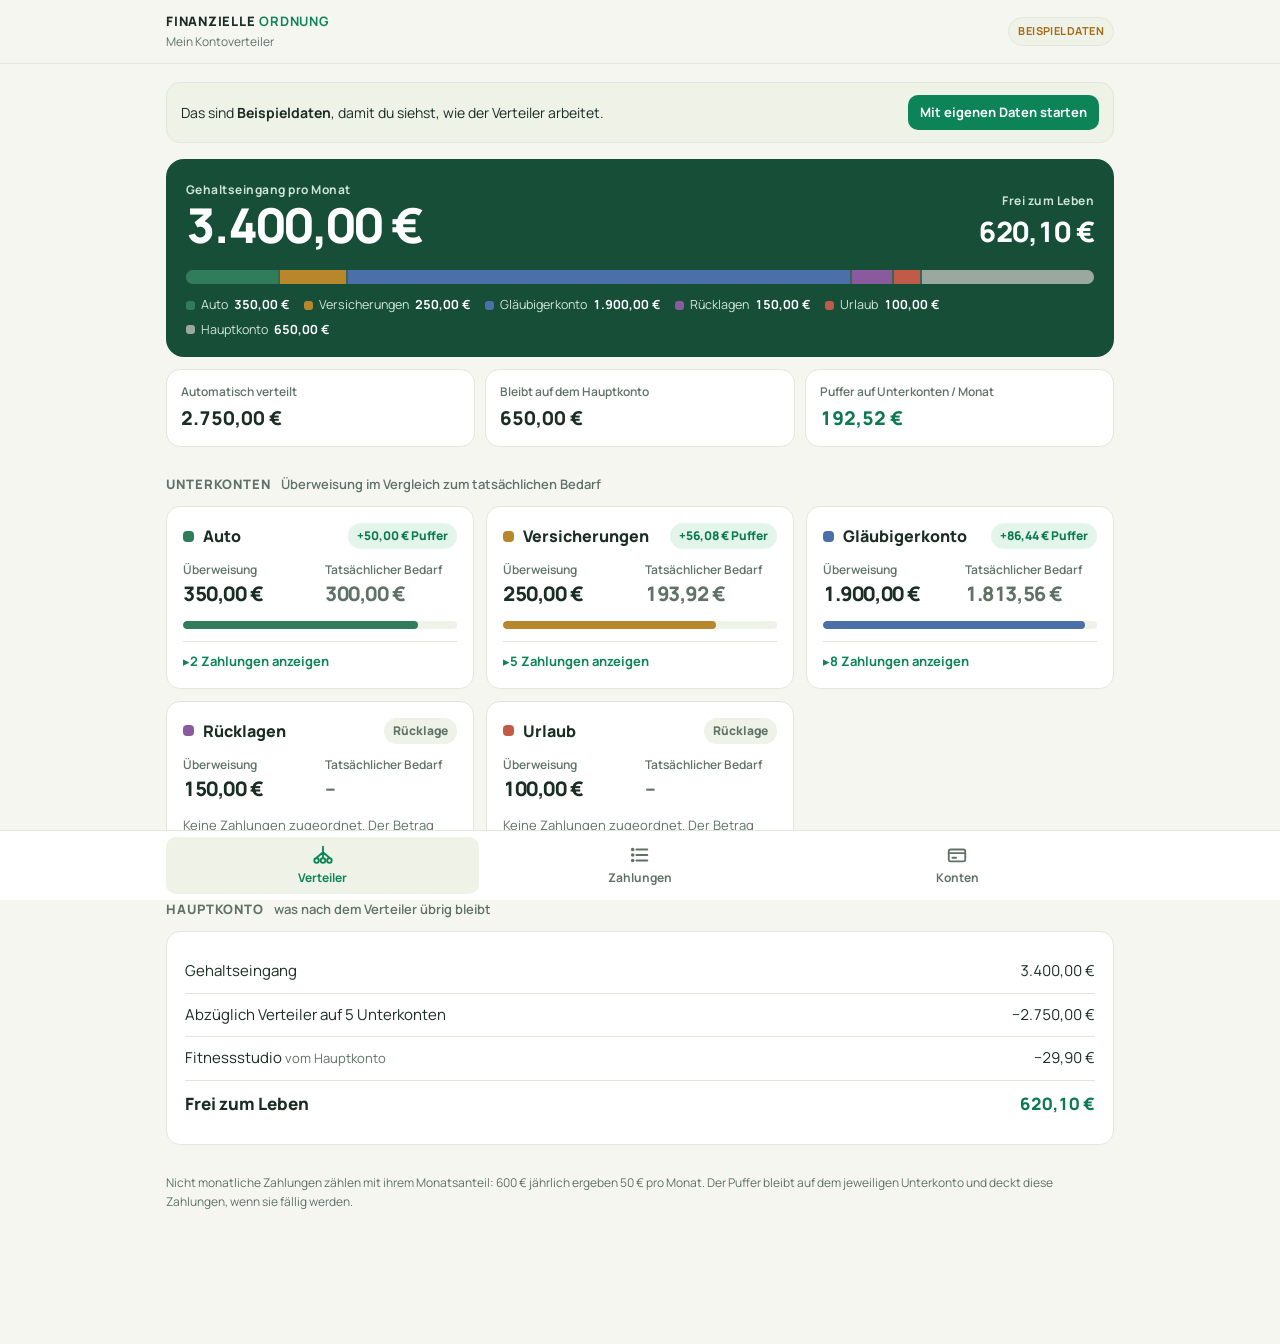
<file: kk-verteiler/index.html>
<!doctype html>
<html lang="de"><head><meta charset="utf-8">
<meta name="viewport" content="width=device-width,initial-scale=1,viewport-fit=cover">
<meta name="robots" content="noindex,nofollow">
<meta name="theme-color" content="#164e38">
<link rel="manifest" href="manifest.webmanifest">
<link rel="icon" href="icon-192.png">
<link rel="apple-touch-icon" href="apple-touch-icon.png">
<meta name="apple-mobile-web-app-capable" content="yes">
<meta name="mobile-web-app-capable" content="yes">
<meta name="apple-mobile-web-app-title" content="Verteiler">
<meta name="apple-mobile-web-app-status-bar-style" content="default">
<style>:root{padding-top:env(safe-area-inset-top,0px);padding-bottom:env(safe-area-inset-bottom,0px)}body{margin:0}[hidden]{display:none!important}</style>
<title>Mein Kontoverteiler</title>
<link rel="preconnect" href="https://fonts.googleapis.com">
<link rel="preconnect" href="https://fonts.gstatic.com" crossorigin>
<link rel="stylesheet" href="https://fonts.googleapis.com/css2?family=Manrope:wght@400;500;600;700;800&display=swap">
<style>
/* Layout: App-Shell mit fester Kopfzeile, eine Spalte am Handy, Kontokarten im Raster ab Tablet, Tab-Leiste unten */
:root{
  --bg:#f5f6f0;--surface:#ffffff;--ink:#1a2d24;--muted:#5f7268;--line:#e2e7dc;--soft:#eef2e7;
  --brand:#164e38;--brand-ink:#ffffff;--brand-soft:#cfe6d8;--accent:#0c8458;
  --ok:#0c7a51;--ok-bg:#e3f4ea;--warn:#a76a12;--bad:#b13a2c;--bad-bg:#fbe9e6;
  --k1:#2f7d5b;--k2:#b8862b;--k3:#4b6fa8;--k4:#8a5a9f;--k5:#c25a48;--k6:#4e8c88;--k0:#9aa89f;
  --font:"Manrope",ui-sans-serif,system-ui,-apple-system,"Segoe UI",sans-serif;
  --r:14px;
}
@media (prefers-color-scheme:dark){:root:not([data-theme="light"]){
  --bg:#0f1612;--surface:#17211b;--ink:#e5eee8;--muted:#98aa9f;--line:#28362e;--soft:#1d2a22;
  --brand:#1b5b42;--brand-ink:#ffffff;--brand-soft:#a9d9be;--accent:#3cc08a;
  --ok:#4fc792;--ok-bg:#163527;--warn:#e2ab4f;--bad:#ef7e6e;--bad-bg:#3a1f1b;
  --k1:#5bbf8f;--k2:#e0b056;--k3:#7fa2dc;--k4:#bb8ad0;--k5:#ec8b78;--k6:#7cc3be;--k0:#6c7c72;color-scheme:dark}}
:root[data-theme="dark"]{
  --bg:#0f1612;--surface:#17211b;--ink:#e5eee8;--muted:#98aa9f;--line:#28362e;--soft:#1d2a22;
  --brand:#1b5b42;--brand-ink:#ffffff;--brand-soft:#a9d9be;--accent:#3cc08a;
  --ok:#4fc792;--ok-bg:#163527;--warn:#e2ab4f;--bad:#ef7e6e;--bad-bg:#3a1f1b;
  --k1:#5bbf8f;--k2:#e0b056;--k3:#7fa2dc;--k4:#bb8ad0;--k5:#ec8b78;--k6:#7cc3be;--k0:#6c7c72;color-scheme:dark}
*{box-sizing:border-box}
body{background:var(--bg);color:var(--ink);font-family:var(--font);font-size:15px;line-height:1.5;-webkit-font-smoothing:antialiased}
button,input,select,textarea{font:inherit;color:inherit}
button{cursor:pointer}
:focus-visible{outline:3px solid var(--accent);outline-offset:2px}
.num,.amt{font-variant-numeric:tabular-nums}
.wrap{max-width:980px;margin:0 auto;padding-inline:16px}
/* Kopf */
.bar{position:sticky;top:env(safe-area-inset-top,0px);z-index:5;background:color-mix(in srgb,var(--bg) 88%,transparent);backdrop-filter:blur(10px);border-bottom:1px solid var(--line)}
.bar .wrap{display:flex;align-items:center;justify-content:space-between;gap:12px;padding-block:12px}
.logo{font-weight:800;letter-spacing:.06em;font-size:13px}
.logo b{color:var(--accent)}
.sub{font-size:12px;color:var(--muted);margin-top:1px}
.tag{font-size:11px;font-weight:700;letter-spacing:.04em;text-transform:uppercase;background:var(--soft);color:var(--warn);border:1px solid var(--line);padding:5px 9px;border-radius:999px}
main{padding-block:18px 120px}
/* Tabs unten */
.tabs{position:fixed;left:0;right:0;bottom:0;z-index:6;background:var(--surface);border-top:1px solid var(--line);padding-bottom:env(safe-area-inset-bottom,0px)}
.tabs .wrap{display:grid;grid-template-columns:repeat(3,1fr);gap:4px;padding-block:6px}
.tab{border:0;background:none;display:flex;flex-direction:column;align-items:center;gap:3px;padding:7px 4px;border-radius:10px;color:var(--muted);font-size:12px;font-weight:700}
.tab svg{width:22px;height:22px}
.tab[aria-current="page"]{color:var(--accent);background:var(--soft)}
/* Allgemein */
h2.sec{font-size:13px;font-weight:800;letter-spacing:.07em;text-transform:uppercase;color:var(--muted);margin:28px 0 12px;display:flex;flex-wrap:wrap;gap:4px 10px;align-items:baseline}
h2.sec span{font-weight:600;letter-spacing:0;text-transform:none;font-size:13px}
.panel{background:var(--surface);border:1px solid var(--line);border-radius:var(--r);padding:18px}
.muted{color:var(--muted)}
.btn{border:0;border-radius:10px;padding:11px 16px;font-weight:700;background:var(--accent);color:#fff;white-space:nowrap}
.btn.ghost{background:var(--soft);color:var(--ink);border:1px solid var(--line)}
.btn.danger{background:var(--bad-bg);color:var(--bad)}
.btn.small{padding:8px 12px;font-size:13px}
.notice{display:flex;gap:12px;align-items:center;justify-content:space-between;flex-wrap:wrap;background:var(--soft);border:1px solid var(--line);border-radius:var(--r);padding:12px 14px;font-size:14px;margin-bottom:16px}
.notice.bad{background:var(--bad-bg);border-color:transparent;color:var(--bad)}
.notice p{margin:0;min-width:0;flex:1 1 220px}
/* Hero */
.hero{background:var(--brand);color:var(--brand-ink);border-radius:18px;padding:22px 20px 18px}
.hero-top{display:flex;justify-content:space-between;gap:16px;flex-wrap:wrap;align-items:flex-end}
.lbl{display:block;font-size:12px;font-weight:700;letter-spacing:.04em;color:var(--brand-soft)}
.big{font-size:clamp(34px,8vw,48px);font-weight:800;letter-spacing:-.035em;line-height:1.1}
.mid{font-size:clamp(22px,5vw,28px);font-weight:800;letter-spacing:-.02em;text-align:right}
.hero-top .right .lbl{text-align:right}
.flow{display:flex;height:14px;border-radius:999px;overflow:hidden;margin:18px 0 12px;background:rgba(255,255,255,.14);gap:2px}
.flow span{display:block;height:100%;min-width:3px}
.legend{list-style:none;padding:0;margin:0;display:flex;flex-wrap:wrap;gap:6px 14px;font-size:12.5px;color:var(--brand-soft)}
.legend li{display:flex;align-items:center;gap:6px}
.legend i{width:9px;height:9px;border-radius:3px;display:inline-block}
.legend b{color:var(--brand-ink);font-weight:700}
.kpis{display:grid;grid-template-columns:repeat(3,minmax(0,1fr));gap:10px;margin-top:12px}
.kpi{background:var(--surface);border:1px solid var(--line);border-radius:var(--r);padding:13px 14px;min-width:0}
.kpi small{display:block;font-size:12px;color:var(--muted);font-weight:600}
.kpi strong{display:block;font-size:19px;font-weight:800;margin-top:3px;overflow-wrap:anywhere}
/* Kontokarten */
.accs{display:grid;grid-template-columns:repeat(auto-fill,minmax(270px,1fr));gap:12px}
.acc{background:var(--surface);border:1px solid var(--line);border-radius:var(--r);padding:16px;display:flex;flex-direction:column;gap:12px;min-width:0}
.acc header{display:flex;align-items:center;gap:9px}
.acc h3{margin:0;font-size:16px;font-weight:800;flex:1;min-width:0;overflow-wrap:anywhere}
.dot{width:11px;height:11px;border-radius:4px;background:var(--c);flex:none}
.pill{font-size:12px;font-weight:800;padding:4px 9px;border-radius:999px;white-space:nowrap}
.pill.ok{background:var(--ok-bg);color:var(--ok)}
.pill.bad{background:var(--bad-bg);color:var(--bad)}
.pill.neutral{background:var(--soft);color:var(--muted)}
.nums{display:grid;grid-template-columns:1fr 1fr;gap:10px}
.nums small{display:block;font-size:12px;color:var(--muted);font-weight:600}
.nums strong{font-size:20px;font-weight:800;letter-spacing:-.02em}
.nums .need strong{color:var(--muted)}
.meter{height:8px;border-radius:999px;background:var(--soft);overflow:hidden}
.meter span{display:block;height:100%;background:var(--c);border-radius:999px}
.meter.bad span{background:var(--bad)}
.acc details{border-top:1px solid var(--line);padding-top:10px}
.acc summary{cursor:pointer;font-size:13px;font-weight:700;color:var(--accent);list-style:none}
.acc summary::-webkit-details-marker{display:none}
.acc summary::before{content:"▸ ";display:inline-block;transition:transform .15s}
.acc details[open] summary::before{transform:rotate(90deg)}
.mini{list-style:none;margin:8px 0 0;padding:0;font-size:13.5px}
.mini li{display:flex;justify-content:space-between;gap:10px;padding:5px 0;border-bottom:1px dashed var(--line)}
.mini li:last-child{border:0}
.mini em{font-style:normal;color:var(--muted);font-size:12px}
.hint{font-size:13px;color:var(--muted);margin:0}
.hint b{color:var(--ink)}
/* Hauptkonto */
.lines .line{display:flex;justify-content:space-between;gap:14px;padding:10px 0;border-bottom:1px solid var(--line)}
.lines .line:last-child{border:0;font-weight:800;font-size:17px}
.pos{color:var(--ok)}.neg{color:var(--bad)}
/* Formulare & Listen */
.form{display:grid;grid-template-columns:repeat(6,minmax(0,1fr));gap:10px;align-items:end}
.field{grid-column:span 2;min-width:0}
.field.w3{grid-column:span 3}
.field.w6{grid-column:1/-1}
.field label{display:block;font-size:12px;font-weight:700;color:var(--muted);margin-bottom:5px}
.field input,.field select,textarea{width:100%;border:1px solid var(--line);background:var(--bg);border-radius:10px;padding:11px 12px;min-width:0}
.actions{grid-column:1/-1;display:flex;gap:8px;flex-wrap:wrap}
.chips{display:flex;gap:6px;flex-wrap:wrap;margin:16px 0 4px}
.chip{border:1px solid var(--line);background:var(--surface);border-radius:999px;padding:7px 13px;font-size:13px;font-weight:700;color:var(--muted)}
.chip[aria-pressed="true"]{background:var(--ink);color:var(--bg);border-color:var(--ink)}
.group{margin-top:18px}
.group h3{display:flex;align-items:center;gap:8px;font-size:14px;margin:0 0 4px}
.group h3 .amt{margin-left:auto;color:var(--muted);font-weight:700}
.row{display:grid;grid-template-columns:minmax(0,1fr) auto auto;gap:12px;align-items:center;padding:11px 0;border-top:1px solid var(--line)}
.row strong{display:block;font-size:14.5px;overflow-wrap:anywhere}
.row small{display:block;font-size:12.5px;color:var(--muted)}
.row .r{text-align:right}
.cat{display:inline-block;font-size:11px;font-weight:800;letter-spacing:.03em;text-transform:uppercase;color:var(--muted);background:var(--soft);padding:2px 7px;border-radius:6px;margin-right:6px}
.icons{display:flex;gap:4px}
.ib{border:0;background:var(--soft);border-radius:9px;min-width:34px;height:34px;padding:0 9px;color:var(--muted);font-weight:700;font-size:13px}
.ib.armed{background:var(--bad);color:#fff}
.empty{border:1px dashed var(--line);border-radius:12px;padding:20px;text-align:center;color:var(--muted);font-size:14px}
textarea{min-height:90px;font-size:12px;font-family:ui-monospace,Menlo,monospace;resize:vertical}
.toast{position:fixed;left:50%;bottom:calc(84px + env(safe-area-inset-bottom,0px));transform:translateX(-50%);background:var(--ink);color:var(--bg);padding:10px 16px;border-radius:10px;font-size:14px;font-weight:700;z-index:9;max-width:calc(100% - 32px)}
.foot{font-size:12px;color:var(--muted);margin-top:28px;line-height:1.6}
@media (max-width:640px){
  .kpis{grid-template-columns:1fr 1fr}.kpis .kpi:last-child{grid-column:1/-1}
  .form{grid-template-columns:1fr 1fr}.field,.field.w3{grid-column:span 1}.field.w6,.field.first{grid-column:1/-1}
  .mid,.hero-top .right .lbl{text-align:left}
}
@media (min-width:900px){.tabs{top:auto}}
@media (prefers-reduced-motion:reduce){*{transition:none!important}}
</style>
</head><body>

<header class="bar"><div class="wrap">
  <div><div class="logo">FINANZIELLE <b>ORDNUNG</b></div><div class="sub">Mein Kontoverteiler</div></div>
  <span class="tag" id="demoTag" hidden>Beispieldaten</span>
</div></header>

<main class="wrap" id="view" aria-live="polite"></main>

<nav class="tabs" aria-label="Bereiche"><div class="wrap">
  <button class="tab" data-tab="verteiler"><svg viewBox="0 0 24 24" fill="none" stroke="currentColor" stroke-width="2" stroke-linecap="round" stroke-linejoin="round"><path d="M12 3v6M12 9l-7 6M12 9l7 6M12 9v6"/><circle cx="5" cy="18" r="2.5"/><circle cx="12" cy="18" r="2.5"/><circle cx="19" cy="18" r="2.5"/></svg>Verteiler</button>
  <button class="tab" data-tab="zahlungen"><svg viewBox="0 0 24 24" fill="none" stroke="currentColor" stroke-width="2" stroke-linecap="round" stroke-linejoin="round"><path d="M8 6h12M8 12h12M8 18h12"/><circle cx="4" cy="6" r="1"/><circle cx="4" cy="12" r="1"/><circle cx="4" cy="18" r="1"/></svg>Zahlungen</button>
  <button class="tab" data-tab="konten"><svg viewBox="0 0 24 24" fill="none" stroke="currentColor" stroke-width="2" stroke-linecap="round" stroke-linejoin="round"><rect x="3" y="6" width="18" height="13" rx="2"/><path d="M3 10h18M7 15h4"/></svg>Konten</button>
</div></nav>

<script>
(()=>{'use strict';
const KEY='fo_kontoverteiler_v1';
const PER={monthly:['monatlich',1],quarterly:['vierteljährlich',3],halfyear:['halbjährlich',6],yearly:['jährlich',12],weekly:['wöchentlich',12/52]};
const CAT={creditors:'Fixkosten',insurance:'Versicherungen',rates:'Raten'};
const CAT1={creditors:'Fixkosten',insurance:'Versicherung',rates:'Rate'};
const fmt=new Intl.NumberFormat('de-DE',{style:'currency',currency:'EUR'});
const eur=n=>{const v=Math.round(n*100)/100;return fmt.format(v===0?0:v)};
const esc=s=>String(s).replace(/[&<>"']/g,c=>({'&':'&amp;','<':'&lt;','>':'&gt;','"':'&quot;',"'":'&#39;'}[c]));
const mon=e=>e.amount/PER[e.period][1];
const uid=()=>crypto.randomUUID?crypto.randomUUID():Date.now().toString(36)+Math.random().toString(36).slice(2);
const $=s=>document.querySelector(s);
const sum=(a,f)=>a.reduce((s,x)=>s+f(x),0);

function demo(){
  const A=[['a1','Auto',350],['a2','Versicherungen',250],['a3','Gläubigerkonto',1900],['a4','Rücklagen',150],['a5','Urlaub',100]].map(([id,name,transfer])=>({id,name,transfer}));
  const E=[
    ['Tanken','creditors',250,'monthly','a1'],['TÜV & Werkstatt','creditors',600,'yearly','a1'],
    ['Kfz-Versicherung','insurance',64.5,'monthly','a2'],['Privathaftpflicht','insurance',78,'yearly','a2'],['Hausrat','insurance',114,'yearly','a2'],['Rechtsschutz','insurance',26.42,'monthly','a2'],['Berufsunfähigkeit','insurance',87,'monthly','a2'],
    ['Miete','creditors',1050,'monthly','a3'],['Strom','creditors',98,'monthly','a3'],['Gas','creditors',85,'monthly','a3'],['Internet','creditors',39.99,'monthly','a3'],['Handy','creditors',24.99,'monthly','a3'],['Rundfunkbeitrag','creditors',55.08,'quarterly','a3'],['Autokredit','rates',389,'monthly','a3'],['Ratenkauf Möbel','rates',108.22,'monthly','a3'],
    ['Fitnessstudio','creditors',29.9,'monthly','']
  ].map(([name,cat,amount,period,acc])=>({id:uid(),name,cat,amount,period,acc}));
  return{v:1,demo:true,income:[{id:uid(),name:'Gehalt',amount:3400,period:'monthly'}],accounts:A,entries:E};
}
function validE(e){return e&&typeof e.id==='string'&&typeof e.name==='string'&&e.name.length<=160&&Number.isFinite(e.amount)&&e.amount>=0&&e.amount<=1e9&&Object.hasOwn(PER,e.period)}
function validState(s){return s&&Array.isArray(s.income)&&Array.isArray(s.accounts)&&Array.isArray(s.entries)&&s.income.every(validE)&&s.entries.every(e=>validE(e)&&Object.hasOwn(CAT,e.cat)&&typeof e.acc==='string')&&s.accounts.every(a=>a&&typeof a.id==='string'&&typeof a.name==='string'&&Number.isFinite(a.transfer)&&a.transfer>=0)}
let S;
try{const r=JSON.parse(localStorage.getItem(KEY)||'null');S=validState(r)?r:demo()}catch{S=demo()}
let tab='verteiler';try{tab=localStorage.getItem(KEY+'_tab')||'verteiler'}catch{}
if(!['verteiler','zahlungen','konten'].includes(tab))tab='verteiler';
let edit=null,armed=null,armTimer=null,filter='all',toastTimer=null;

function save(){try{localStorage.setItem(KEY,JSON.stringify(S))}catch{toast('Speichern im Browser nicht möglich. Bitte Sicherung kopieren.')}}
function changed(){save();render()}
function toast(t){let el=$('.toast');if(!el){el=document.createElement('div');el.className='toast';el.setAttribute('role','status');document.body.appendChild(el)}el.textContent=t;el.hidden=false;clearTimeout(toastTimer);toastTimer=setTimeout(()=>el.hidden=true,2600)}

function stats(){
  const inc=sum(S.income,mon);
  const acc=S.accounts.map((a,i)=>{const items=S.entries.filter(e=>e.acc===a.id);const need=sum(items,mon);return{...a,i,items,need,diff:a.transfer-need}});
  const ids=new Set(S.accounts.map(a=>a.id));
  const mainItems=S.entries.filter(e=>!ids.has(e.acc));
  const mainNeed=sum(mainItems,mon),transfers=sum(S.accounts,a=>a.transfer),rest=inc-transfers;
  return{inc,acc,mainItems,mainNeed,transfers,rest,life:rest-mainNeed,buffer:sum(acc.filter(a=>a.items.length),a=>Math.max(0,a.diff))};
}
const col=i=>`var(--k${i%6+1})`;const accName=id=>(S.accounts.find(a=>a.id===id)||{name:'Hauptkonto'}).name;

/* ---------- Verteiler ---------- */
function vVerteiler(){
  const t=stats();
  if(!S.income.length&&!S.accounts.length)return`<section class="panel"><h2 style="margin:0 0 8px;font-size:20px">Lege deinen Verteiler an</h2><p class="muted" style="margin:0 0 14px">Trage dein Gehalt und deine Unterkonten mit dem festen Überweisungsbetrag ein. Danach ordnest du jede Zahlung einem Konto zu.</p><button class="btn" data-act="goto" data-to="konten">Konten einrichten</button></section>`;
  const under=t.acc.filter(a=>a.items.length&&a.diff<-0.004);
  const base=Math.max(t.inc,t.transfers,1);
  const segs=t.acc.filter(a=>a.transfer>0).map(a=>`<span style="width:${a.transfer/base*100}%;background:${col(a.i)}" title="${esc(a.name)}"></span>`).join('')+(t.rest>0?`<span style="width:${t.rest/base*100}%;background:var(--k0)" title="Hauptkonto"></span>`:'');
  const leg=t.acc.map(a=>`<li><i style="background:${col(a.i)}"></i>${esc(a.name)} <b class="num">${eur(a.transfer)}</b></li>`).join('')+`<li><i style="background:var(--k0)"></i>Hauptkonto <b class="num">${eur(t.rest)}</b></li>`;
  let h='';
  if(S.demo)h+=`<div class="notice"><p>Das sind <b>Beispieldaten</b>, damit du siehst, wie der Verteiler arbeitet.</p><button class="btn small" data-act="fresh">Mit eigenen Daten starten</button></div>`;
  if(under.length)h+=`<div class="notice bad"><p>${under.map(a=>`<b>${esc(a.name)}</b> ist um ${eur(-a.diff)} unterdeckt. Erhöhe den Verteiler bei der Bank auf mindestens ${eur(Math.ceil(a.need))}.`).join('<br>')}</p></div>`;
  if(t.rest<0)h+=`<div class="notice bad"><p>Deine Verteiler-Überweisungen sind ${eur(-t.rest)} höher als dein Gehaltseingang.</p></div>`;
  h+=`<section class="hero"><div class="hero-top"><div><span class="lbl">Gehaltseingang pro Monat</span><div class="big num">${eur(t.inc)}</div></div><div class="right"><span class="lbl">Frei zum Leben</span><div class="mid num">${eur(t.life)}</div></div></div><div class="flow" role="img" aria-label="Aufteilung deines Gehalts auf die Konten">${segs}</div><ul class="legend">${leg}</ul></section>`;
  h+=`<div class="kpis"><div class="kpi"><small>Automatisch verteilt</small><strong class="num">${eur(t.transfers)}</strong></div><div class="kpi"><small>Bleibt auf dem Hauptkonto</small><strong class="num ${t.rest<0?'neg':''}">${eur(t.rest)}</strong></div><div class="kpi"><small>Puffer auf Unterkonten / Monat</small><strong class="num pos">${eur(t.buffer)}</strong></div></div>`;
  h+=`<h2 class="sec">Unterkonten <span>Überweisung im Vergleich zum tatsächlichen Bedarf</span></h2><div class="accs">`;
  h+=t.acc.map(a=>{
    const has=a.items.length,bad=has&&a.diff<-0.004;
    const pill=!has?`<span class="pill neutral">Rücklage</span>`:bad?`<span class="pill bad">${eur(a.diff)} fehlen</span>`:`<span class="pill ok">+${eur(a.diff)} Puffer</span>`;
    const w=a.transfer>0?Math.min(100,a.need/a.transfer*100):(has?100:0);
    const body=has?`<div class="meter ${bad?'bad':''}" role="img" aria-label="${Math.round(w)} % der Überweisung verplant"><span style="width:${w}%"></span></div><details><summary>${a.items.length} ${a.items.length===1?'Zahlung':'Zahlungen'} anzeigen</summary><ul class="mini">${a.items.slice().sort((x,y)=>mon(y)-mon(x)).map(e=>`<li><span>${esc(e.name)}${e.period!=='monthly'?` <em>(${eur(e.amount)} ${PER[e.period][0]})</em>`:''}</span><span class="num">${eur(mon(e))}</span></li>`).join('')}</ul></details>`:`<p class="hint">Keine Zahlungen zugeordnet. Der Betrag sammelt sich jeden Monat als Rücklage an.</p>`;
    return`<article class="acc" style="--c:${col(a.i)}"><header><span class="dot"></span><h3>${esc(a.name)}</h3>${pill}</header><div class="nums"><div><small>Überweisung</small><strong class="num">${eur(a.transfer)}</strong></div><div class="need"><small>Tatsächlicher Bedarf</small><strong class="num">${has?eur(a.need):'–'}</strong></div></div>${body}</article>`;
  }).join('');
  h+=`</div><h2 class="sec">Hauptkonto <span>was nach dem Verteiler übrig bleibt</span></h2><section class="panel lines">`+
    `<div class="line"><span>Gehaltseingang</span><span class="num">${eur(t.inc)}</span></div>`+
    `<div class="line"><span>Abzüglich Verteiler auf ${t.acc.length} Unterkonten</span><span class="num">−${eur(t.transfers)}</span></div>`+
    t.mainItems.map(e=>`<div class="line"><span>${esc(e.name)} <span class="muted" style="font-size:13px">vom Hauptkonto</span></span><span class="num">−${eur(mon(e))}</span></div>`).join('')+
    `<div class="line"><span>Frei zum Leben</span><span class="num ${t.life<0?'neg':'pos'}">${eur(t.life)}</span></div></section>`;
  h+=`<p class="foot">Nicht monatliche Zahlungen zählen mit ihrem Monatsanteil: 600 € jährlich ergeben 50 € pro Monat. Der Puffer bleibt auf dem jeweiligen Unterkonto und deckt diese Zahlungen, wenn sie fällig werden.</p>`;
  return h;
}

/* ---------- Zahlungen ---------- */
function accOptions(sel){return`<option value="" ${sel===''?'selected':''}>Hauptkonto</option>`+S.accounts.map(a=>`<option value="${esc(a.id)}" ${sel===a.id?'selected':''}>${esc(a.name)}</option>`).join('')}
function perOptions(sel){return Object.entries(PER).map(([k,v])=>`<option value="${k}" ${sel===k?'selected':''}>${v[0][0].toUpperCase()+v[0].slice(1)}</option>`).join('')}
function rowBtns(kind,id){return`<div class="icons"><button class="ib" data-act="edit" data-kind="${kind}" data-id="${esc(id)}" aria-label="Bearbeiten">✎</button><button class="ib ${armed===id?'armed':''}" data-act="del" data-kind="${kind}" data-id="${esc(id)}" aria-label="Löschen">${armed===id?'Löschen?':'×'}</button></div>`}
function vZahlungen(){
  const e=edit&&edit.kind==='entry'?S.entries.find(x=>x.id===edit.id):null;
  let h=`<section class="panel"><h2 style="margin:0 0 4px;font-size:19px">${e?'Zahlung bearbeiten':'Zahlung hinzufügen'}</h2><p class="muted" style="margin:0 0 14px;font-size:14px">Wähle bei jeder Zahlung das Konto, von dem sie abgebucht wird.</p>
  <form class="form" id="fEntry"><div class="field w3 first"><label for="eName">Bezeichnung</label><input id="eName" maxlength="160" required placeholder="z. B. Hausrat" value="${e?esc(e.name):''}"></div>
  <div class="field w3"><label for="eAmt">Betrag in €</label><input id="eAmt" type="number" inputmode="decimal" min="0.01" step="0.01" required placeholder="0,00" value="${e?e.amount:''}"></div>
  <div class="field"><label for="ePer">Rhythmus</label><select id="ePer">${perOptions(e?e.period:'monthly')}</select></div>
  <div class="field"><label for="eCat">Kategorie</label><select id="eCat">${Object.entries(CAT).map(([k,v])=>`<option value="${k}" ${(e?e.cat:'creditors')===k?'selected':''}>${v}</option>`).join('')}</select></div>
  <div class="field"><label for="eAcc">Abbuchung von</label><select id="eAcc">${accOptions(e?e.acc:(S.accounts[0]?.id||''))}</select></div>
  <div class="actions"><button class="btn" type="submit">${e?'Änderung speichern':'Hinzufügen'}</button>${e?'<button class="btn ghost" type="button" data-act="cancel">Abbrechen</button>':''}</div></form></section>`;
  h+=`<div class="chips" role="group" aria-label="Nach Kategorie filtern">${[['all','Alle'],...Object.entries(CAT)].map(([k,v])=>`<button class="chip" data-act="filter" data-f="${k}" aria-pressed="${filter===k}">${v}</button>`).join('')}</div>`;
  const list=S.entries.filter(x=>filter==='all'||x.cat===filter);
  if(!list.length)return h+`<div class="empty" style="margin-top:14px">Noch keine Zahlungen${filter!=='all'?' in dieser Kategorie':''}.</div>`;
  const groups=[...S.accounts.map((a,i)=>({id:a.id,name:a.name,c:col(i)})),{id:'',name:'Hauptkonto',c:'var(--k0)'}];
  const ids=new Set(S.accounts.map(a=>a.id));
  for(const g of groups){
    const items=list.filter(x=>g.id===''?!ids.has(x.acc):x.acc===g.id).sort((a,b)=>a.name.localeCompare(b.name,'de'));
    if(!items.length)continue;
    h+=`<div class="group"><h3><span class="dot" style="--c:${g.c}"></span>${esc(g.name)}<span class="amt">${eur(sum(items,mon))} / Monat</span></h3>`+items.map(x=>`<div class="row"><div><strong>${esc(x.name)}</strong><small><span class="cat">${CAT1[x.cat]}</span>${eur(x.amount)} ${PER[x.period][0]}</small></div><div class="r"><strong class="num">${eur(mon(x))}</strong><small>pro Monat</small></div>${rowBtns('entry',x.id)}</div>`).join('')+`</div>`;
  }
  return h;
}

/* ---------- Konten ---------- */
function vKonten(){
  const ei=edit&&edit.kind==='income'?S.income.find(x=>x.id===edit.id):null;
  const ea=edit&&edit.kind==='account'?S.accounts.find(x=>x.id===edit.id):null;
  let h=`<h2 class="sec" style="margin-top:4px">Einnahmen</h2><section class="panel">`+
    (S.income.length?S.income.map(x=>`<div class="row"><div><strong>${esc(x.name)}</strong><small>${eur(x.amount)} ${PER[x.period][0]}</small></div><div class="r"><strong class="num">${eur(mon(x))}</strong><small>pro Monat</small></div>${rowBtns('income',x.id)}</div>`).join(''):'<div class="empty">Noch kein Gehalt eingetragen.</div>')+
    `<form class="form" id="fIncome" style="margin-top:14px"><div class="field first"><label for="iName">Bezeichnung</label><input id="iName" maxlength="160" required placeholder="z. B. Gehalt" value="${ei?esc(ei.name):''}"></div><div class="field"><label for="iAmt">Betrag in €</label><input id="iAmt" type="number" inputmode="decimal" min="0.01" step="0.01" required placeholder="0,00" value="${ei?ei.amount:''}"></div><div class="field"><label for="iPer">Rhythmus</label><select id="iPer">${perOptions(ei?ei.period:'monthly')}</select></div><div class="actions"><button class="btn" type="submit">${ei?'Änderung speichern':'Einnahme hinzufügen'}</button>${ei?'<button class="btn ghost" type="button" data-act="cancel">Abbrechen</button>':''}</div></form></section>`;
  h+=`<h2 class="sec">Unterkonten <span>fester Betrag, den die Bank bei Gehaltseingang überweist</span></h2><section class="panel">`+
    (S.accounts.length?S.accounts.map((a,i)=>{const n=S.entries.filter(e=>e.acc===a.id).length;return`<div class="row"><div><strong><span class="dot" style="--c:${col(i)};display:inline-block;margin-right:7px"></span>${esc(a.name)}</strong><small>${n} ${n===1?'Zahlung':'Zahlungen'} zugeordnet</small></div><div class="r"><strong class="num">${eur(a.transfer)}</strong><small>pro Monat</small></div>${rowBtns('account',a.id)}</div>`}).join(''):'<div class="empty">Noch keine Unterkonten. Lege z. B. „Versicherungen“ oder „Gläubigerkonto“ an.</div>')+
    `<form class="form" id="fAcc" style="margin-top:14px"><div class="field w3 first"><label for="aName">Kontoname</label><input id="aName" maxlength="60" required placeholder="z. B. Versicherungen" value="${ea?esc(ea.name):''}"></div><div class="field w3"><label for="aAmt">Überweisung pro Monat in €</label><input id="aAmt" type="number" inputmode="decimal" min="0" step="0.01" required placeholder="0,00" value="${ea?ea.transfer:''}"></div><div class="actions"><button class="btn" type="submit">${ea?'Änderung speichern':'Unterkonto hinzufügen'}</button>${ea?'<button class="btn ghost" type="button" data-act="cancel">Abbrechen</button>':''}</div></form>
    <p class="hint" style="margin-top:12px">Löschst du ein Unterkonto, wandern seine Zahlungen aufs Hauptkonto.</p></section>`;
  h+=`<h2 class="sec">Sicherung</h2><section class="panel"><p class="hint" style="margin-bottom:12px">Deine Daten bleiben nur auf diesem Gerät. Kopiere die Sicherung und bewahre sie z. B. in einer Notiz auf. Zum Wiederherstellen fügst du sie unten ein.</p>
    <div class="actions" style="margin-bottom:12px"><button class="btn ghost" data-act="copy">Sicherung kopieren</button></div>
    <form id="fImport"><label class="muted" for="impText" style="display:block;font-size:12px;font-weight:700;margin-bottom:5px">Sicherung einfügen</label><textarea id="impText" placeholder='{"v":1, …}'></textarea><div class="actions" style="margin-top:8px"><button class="btn ghost" type="submit">Sicherung einlesen</button><button class="btn danger ${armed==='__reset'?'':''}" type="button" data-act="reset">${armed==='__reset'?'Wirklich alles löschen?':'Alle Daten löschen'}</button></div></form></section>
    <p class="foot"><b>© 2026 Finanzielle Ordnung · Kai Kremer.</b> Werkzeug zur eigenständigen Organisation deiner Einnahmen und Ausgaben. Keine Bankanbindung und keine Anlage-, Kredit-, Rechts- oder Steuerberatung. <a href="https://finanzielle-ordnung.de/impressum.html" target="_blank" rel="noopener noreferrer" style="color:var(--accent)">Impressum</a></p>`;
  return h;
}

function render(){
  document.querySelectorAll('.tab').forEach(b=>b.setAttribute('aria-current',b.dataset.tab===tab?'page':'false'));
  $('#demoTag').hidden=!S.demo;
  $('#view').innerHTML=tab==='verteiler'?vVerteiler():tab==='zahlungen'?vZahlungen():vKonten();
}
function setTab(t){tab=t;edit=null;armed=null;try{localStorage.setItem(KEY+'_tab',t)}catch{}render();scrollTo({top:0})}
function arm(id){armed=id;clearTimeout(armTimer);armTimer=setTimeout(()=>{armed=null;render()},3500);render()}
function owned(){if(S.demo){S.demo=false}}

document.querySelectorAll('.tab').forEach(b=>b.addEventListener('click',()=>setTab(b.dataset.tab)));
document.addEventListener('click',ev=>{
  const b=ev.target.closest('[data-act]');if(!b)return;const act=b.dataset.act,id=b.dataset.id,kind=b.dataset.kind;
  if(act==='goto')setTab(b.dataset.to);
  else if(act==='filter'){filter=b.dataset.f;render()}
  else if(act==='cancel'){edit=null;render()}
  else if(act==='edit'){edit={kind,id};render();const f=document.querySelector(kind==='entry'?'#eName':kind==='income'?'#iName':'#aName');if(f){f.focus();f.scrollIntoView({block:'center'})}}
  else if(act==='del'){
    if(armed!==id)return arm(id);
    armed=null;owned();
    if(kind==='entry')S.entries=S.entries.filter(x=>x.id!==id);
    if(kind==='income')S.income=S.income.filter(x=>x.id!==id);
    if(kind==='account'){S.accounts=S.accounts.filter(x=>x.id!==id);S.entries.forEach(e=>{if(e.acc===id)e.acc=''})}
    if(edit&&edit.id===id)edit=null;changed();toast('Gelöscht')}
  else if(act==='fresh'){S={v:1,demo:false,income:[],accounts:[],entries:[]};edit=null;changed();setTab('konten');toast('Leerer Start. Trage zuerst dein Gehalt ein.')}
  else if(act==='reset'){if(armed!=='__reset')return arm('__reset');armed=null;S={v:1,demo:false,income:[],accounts:[],entries:[]};edit=null;changed();toast('Alle Daten gelöscht')}
  else if(act==='copy'){const txt=JSON.stringify(S);const fb=()=>{const t=$('#impText');t.value=txt;t.focus();t.select();toast('Sicherung markiert. Jetzt kopieren.')};try{navigator.clipboard.writeText(txt).then(()=>toast('Sicherung kopiert'),fb)}catch{fb()}}
});
document.addEventListener('submit',ev=>{
  ev.preventDefault();const f=ev.target;const n=v=>Number(String(v).replace(',','.'));
  if(f.id==='fEntry'){const name=$('#eName').value.trim(),amount=n($('#eAmt').value),period=$('#ePer').value,cat=$('#eCat').value,acc=$('#eAcc').value;
    if(!name||!(amount>0))return toast('Bitte Bezeichnung und Betrag eintragen.');
    owned();const e=edit&&edit.kind==='entry'&&S.entries.find(x=>x.id===edit.id);
    if(e)Object.assign(e,{name,amount,period,cat,acc});else S.entries.push({id:uid(),name,amount,period,cat,acc});
    edit=null;changed();toast(e?'Gespeichert':'Zahlung hinzugefügt');$('#eName')?.focus()}
  if(f.id==='fIncome'){const name=$('#iName').value.trim(),amount=n($('#iAmt').value),period=$('#iPer').value;
    if(!name||!(amount>0))return toast('Bitte Bezeichnung und Betrag eintragen.');
    owned();const e=edit&&edit.kind==='income'&&S.income.find(x=>x.id===edit.id);
    if(e)Object.assign(e,{name,amount,period});else S.income.push({id:uid(),name,amount,period});edit=null;changed();toast('Gespeichert')}
  if(f.id==='fAcc'){const name=$('#aName').value.trim(),transfer=n($('#aAmt').value);
    if(!name||!(transfer>=0))return toast('Bitte Kontoname und Betrag eintragen.');
    owned();const a=edit&&edit.kind==='account'&&S.accounts.find(x=>x.id===edit.id);
    if(a)Object.assign(a,{name,transfer});else S.accounts.push({id:uid(),name,transfer});edit=null;changed();toast('Gespeichert')}
  if(f.id==='fImport'){try{const d=JSON.parse($('#impText').value);if(!validState(d))throw 0;S={v:1,demo:false,income:d.income,accounts:d.accounts,entries:d.entries};edit=null;changed();toast('Sicherung eingelesen')}catch{toast('Das ist keine gültige Sicherung.')}}
});
render();
if('serviceWorker' in navigator&&document.querySelector('link[rel="manifest"]'))addEventListener('load',()=>navigator.serviceWorker.register('sw.js').catch(()=>{}));
})();
</script>
</body></html>
</file>
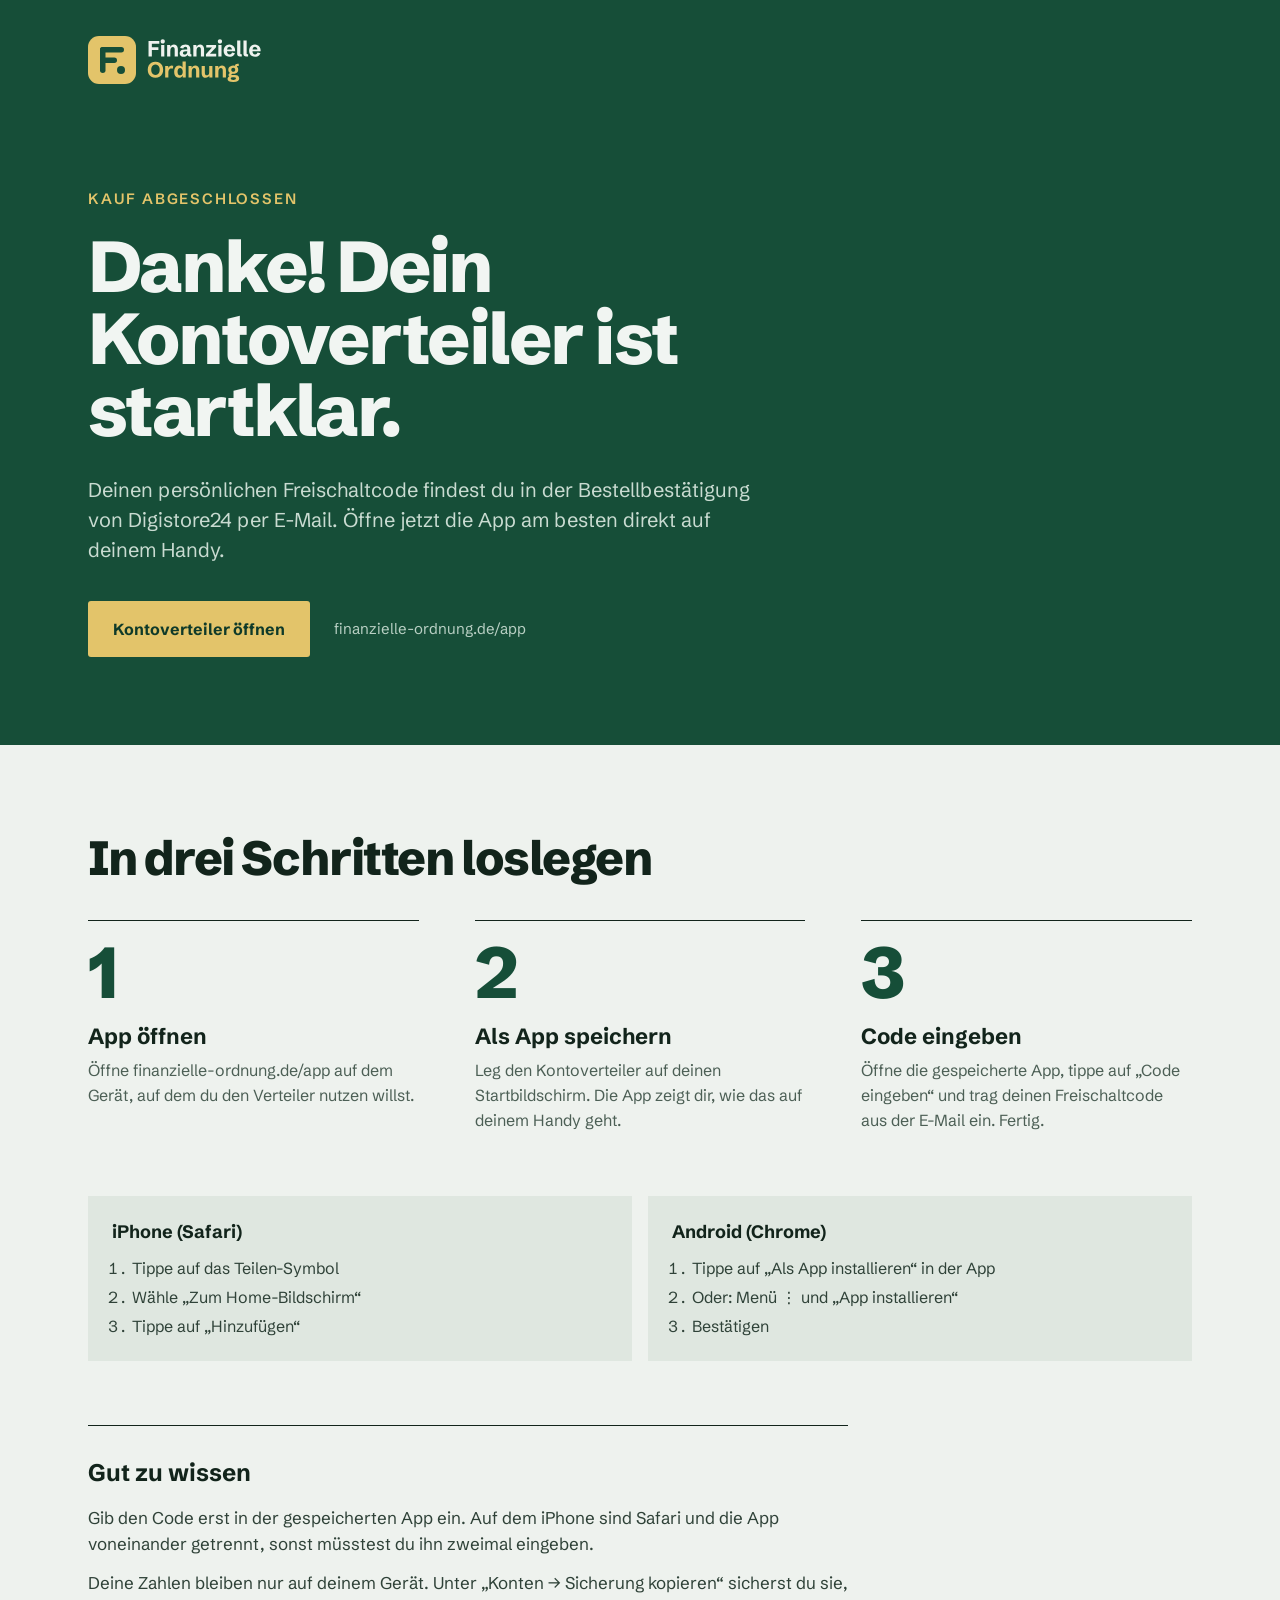
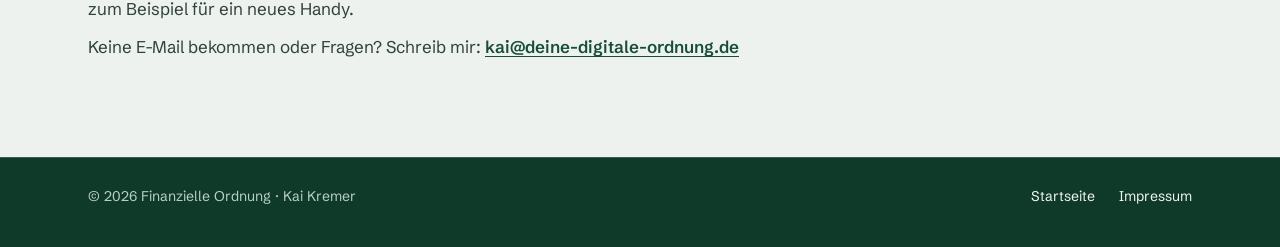
<file: danke.html>
<!doctype html>
<html lang="de">
<head>
<meta charset="utf-8">
<meta name="viewport" content="width=device-width,initial-scale=1">
<title>Danke für deinen Kauf – Finanzielle Ordnung</title>
<meta name="robots" content="noindex">
<meta name="theme-color" content="#164e38">
<link rel="preconnect" href="https://fonts.googleapis.com">
<link rel="preconnect" href="https://fonts.gstatic.com" crossorigin>
<link rel="stylesheet" href="https://fonts.googleapis.com/css2?family=Schibsted+Grotesk:wght@400;500;600;700;800&amp;display=swap">
<link rel="stylesheet" href="stil.css">
<style>
.steps{display:flex;flex-wrap:wrap;gap:40px 56px;list-style:none;margin:0;padding:0}
.steps li{flex:1 1 260px;min-width:0;border-top:1.5px solid #12241b;padding-top:20px}
.steps .n{font-size:72px;line-height:.9;font-weight:800;letter-spacing:-.04em;color:#164e38;display:block}
.steps h3{margin:18px 0 8px;font-size:22px;line-height:1.2}
.steps p{margin:0;color:#4c5f55;font-size:16px}
.os{flex:1 1 300px;background:#dfe7e0;padding:22px 24px;min-width:0}
.os h3{margin:0 0 10px;font-size:18px}
.os ol{margin:0;padding-left:20px;color:#2f4238;font-size:16px;display:flex;flex-direction:column;gap:4px}
</style>
<link rel="icon" href="favicon.svg" type="image/svg+xml">
<link rel="icon" href="favicon-32.png" sizes="32x32" type="image/png">
<link rel="apple-touch-icon" href="apple-touch-icon.png">
<meta property="og:type" content="website">
<meta property="og:title" content="Danke für deinen Kauf – Finanzielle Ordnung">
<meta property="og:description" content="Finanzplaner mit Kontoverteiler. Einmalig 19,95 €, kein Abo.">
<meta property="og:image" content="https://finanzielle-ordnung.de/og-image.png">
<meta name="twitter:card" content="summary_large_image">
</head>
<body>

<header class="band">
<div class="wrap" style="padding-top:36px;padding-bottom:88px">
<a href="index.html" class="mark logo" aria-label="Finanzielle Ordnung, zur Startseite"><img src="logo/logo-auf-gruen.svg" alt="Finanzielle Ordnung" width="182" height="48"></a>
<div style="margin-top:clamp(48px,8vw,96px)">
<div class="eyebrow">Kauf abgeschlossen</div>
<h1 class="page-h1" style="margin-top:20px">Danke! Dein Kontoverteiler ist startklar.</h1>
<p style="margin:28px 0 0;color:#c9dbd1;font-size:20px;line-height:1.5;max-width:34em">Deinen persönlichen Freischaltcode findest du in der Bestellbestätigung von Digistore24 per E-Mail. Öffne jetzt die App am besten direkt auf deinem Handy.</p>
<div style="display:flex;gap:16px 24px;flex-wrap:wrap;align-items:center;margin-top:36px">
<a class="btn btn-gold" href="app/">Kontoverteiler öffnen</a>
<span style="color:#b9d0c4;font-size:15px">finanzielle-ordnung.de/app</span>
</div>
</div>
</div>
</header>

<main class="wrap" style="padding-top:88px;padding-bottom:96px;display:flex;flex-direction:column;gap:64px">

<section aria-labelledby="schritte">
<h2 id="schritte" style="margin:0 0 36px;font-size:clamp(32px,4.6vw,48px);line-height:1.05;font-weight:800;letter-spacing:-.03em">In drei Schritten loslegen</h2>
<ol class="steps">
<li><span class="n">1</span><h3>App öffnen</h3><p>Öffne finanzielle-ordnung.de/app auf dem Gerät, auf dem du den Verteiler nutzen willst.</p></li>
<li><span class="n">2</span><h3>Als App speichern</h3><p>Leg den Kontoverteiler auf deinen Startbildschirm. Die App zeigt dir, wie das auf deinem Handy geht.</p></li>
<li><span class="n">3</span><h3>Code eingeben</h3><p>Öffne die gespeicherte App, tippe auf „Code eingeben“ und trag deinen Freischaltcode aus der E-Mail ein. Fertig.</p></li>
</ol>
</section>

<section aria-label="Als App speichern" style="display:flex;flex-wrap:wrap;gap:16px">
<div class="os"><h3>iPhone (Safari)</h3><ol><li>Tippe auf das Teilen-Symbol</li><li>Wähle „Zum Home-Bildschirm“</li><li>Tippe auf „Hinzufügen“</li></ol></div>
<div class="os"><h3>Android (Chrome)</h3><ol><li>Tippe auf „Als App installieren“ in der App</li><li>Oder: Menü ⋮ und „App installieren“</li><li>Bestätigen</li></ol></div>
</section>

<section style="border-top:1.5px solid #12241b;padding-top:28px;max-width:760px">
<h2 style="margin:0 0 14px;font-size:24px">Gut zu wissen</h2>
<p style="margin:0 0 12px;color:#2f4238">Gib den Code erst in der gespeicherten App ein. Auf dem iPhone sind Safari und die App voneinander getrennt, sonst müsstest du ihn zweimal eingeben.</p>
<p style="margin:0 0 12px;color:#2f4238">Deine Zahlen bleiben nur auf deinem Gerät. Unter „Konten → Sicherung kopieren“ sicherst du sie, zum Beispiel für ein neues Handy.</p>
<p style="margin:0;color:#2f4238">Keine E-Mail bekommen oder Fragen? Schreib mir: <a class="tl" href="mailto:kai@deine-digitale-ordnung.de">kai@deine-digitale-ordnung.de</a></p>
</section>

</main>

<footer class="foot">
<div class="wrap" style="padding-top:28px;padding-bottom:40px;display:flex;justify-content:space-between;gap:12px;flex-wrap:wrap">
<span>© 2026 Finanzielle Ordnung · Kai Kremer</span>
<span style="display:flex;gap:24px"><a href="index.html">Startseite</a><a href="impressum.html">Impressum</a></span>
</div>
</footer>

</body>
</html>
</file>
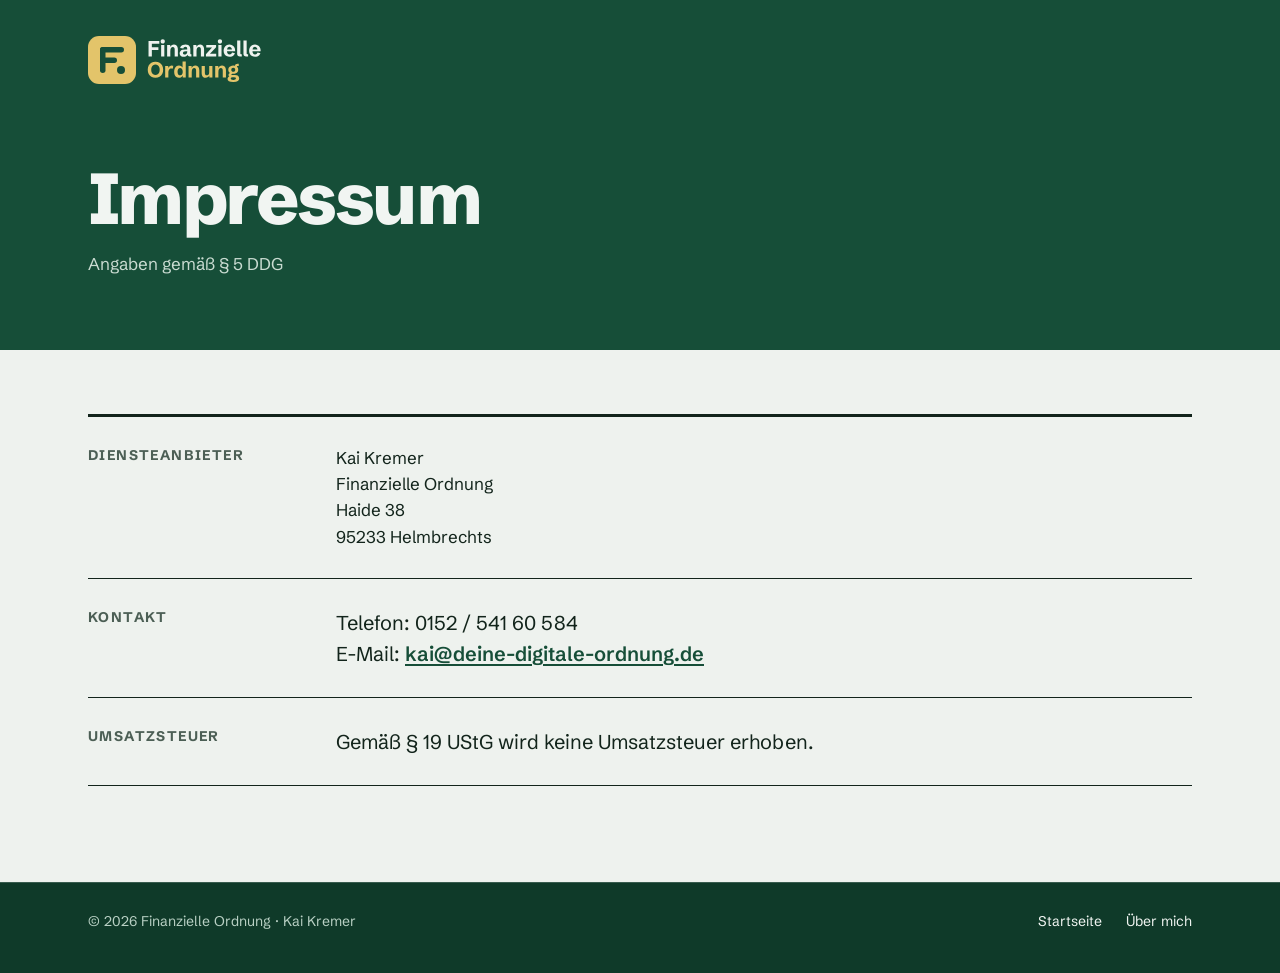
<file: impressum.html>
<!doctype html>
<html lang="de">
<head>
<meta charset="utf-8">
<meta name="viewport" content="width=device-width,initial-scale=1">
<title>Impressum – Finanzielle Ordnung</title>
<meta name="description" content="Impressum von Finanzielle Ordnung, Kai Kremer.">
<meta name="theme-color" content="#164e38">
<link rel="preconnect" href="https://fonts.googleapis.com">
<link rel="preconnect" href="https://fonts.gstatic.com" crossorigin>
<link rel="stylesheet" href="https://fonts.googleapis.com/css2?family=Schibsted+Grotesk:wght@400;500;600;700;800&amp;display=swap">
<link rel="stylesheet" href="stil.css">
<link rel="icon" href="favicon.svg" type="image/svg+xml">
<link rel="icon" href="favicon-32.png" sizes="32x32" type="image/png">
<link rel="apple-touch-icon" href="apple-touch-icon.png">
<meta property="og:type" content="website">
<meta property="og:title" content="Impressum – Finanzielle Ordnung">
<meta property="og:description" content="Finanzplaner mit Kontoverteiler. Einmalig 19,95 €, kein Abo.">
<meta property="og:image" content="https://finanzielle-ordnung.de/og-image.png">
<meta name="twitter:card" content="summary_large_image">
</head>
<body>

<header class="band">
<div class="wrap" style="padding-top:36px;padding-bottom:72px">
<a href="index.html" class="mark logo" aria-label="Finanzielle Ordnung, zur Startseite"><img src="logo/logo-auf-gruen.svg" alt="Finanzielle Ordnung" width="182" height="48"></a>
<h1 class="page-h1" style="margin-top:72px">Impressum</h1>
<p style="margin:16px 0 0;color:#c9dbd1">Angaben gemäß § 5 DDG</p>
</div>
</header>

<main class="wrap" style="padding-top:64px;padding-bottom:96px">
<div class="row2" style="border-top-width:3px">
<div class="lab">Diensteanbieter</div>
<address style="font-style:normal">Kai Kremer<br>Finanzielle Ordnung<br>Haide 38<br>95233 Helmbrechts</address>
</div>
<div class="row2">
<div class="lab">Kontakt</div>
<div>Telefon: 0152 / 541 60 584<br>E-Mail: <a class="tl" href="mailto:kai@deine-digitale-ordnung.de">kai@deine-digitale-ordnung.de</a></div>
</div>
<div class="row2" style="border-bottom:1.5px solid #12241b">
<div class="lab">Umsatzsteuer</div>
<div>Gemäß § 19 UStG wird keine Umsatzsteuer erhoben.</div>
</div>
</main>

<footer class="foot">
<div class="wrap" style="padding-top:28px;padding-bottom:40px;display:flex;justify-content:space-between;gap:12px;flex-wrap:wrap">
<span>© 2026 Finanzielle Ordnung · Kai Kremer</span>
<span style="display:flex;gap:24px"><a href="index.html">Startseite</a><a href="ueber-mich.html">Über mich</a></span>
</div>
</footer>

</body>
</html>
</file>
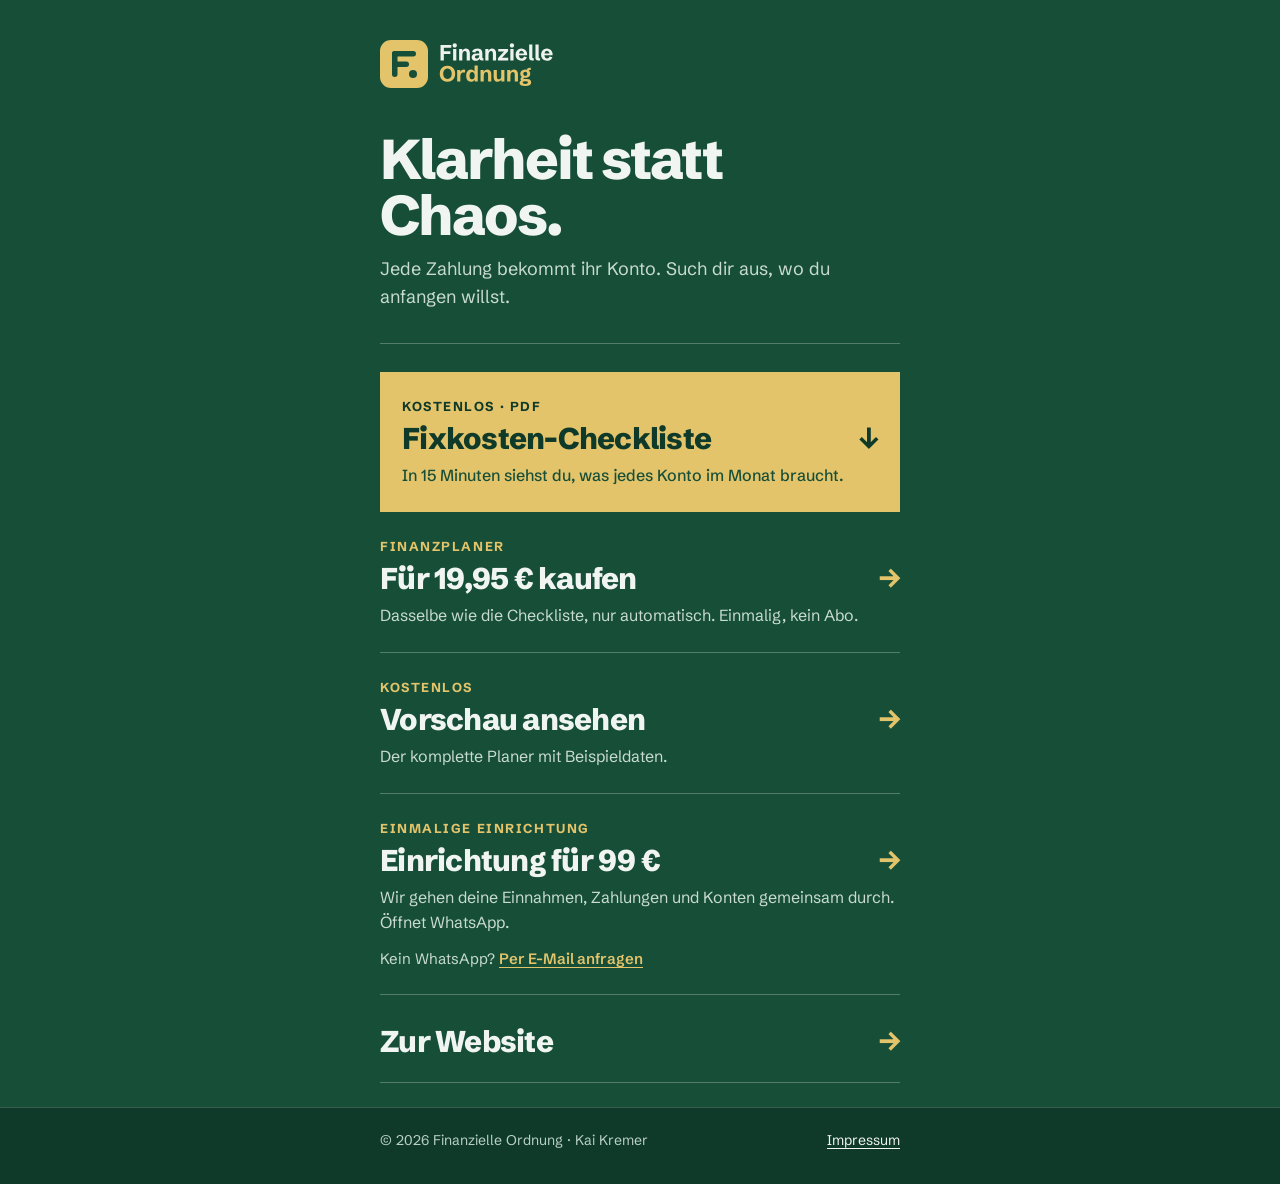
<file: links.html>
<!doctype html>
<html lang="de">
<head>
<meta charset="utf-8">
<meta name="viewport" content="width=device-width,initial-scale=1">
<title>Links – Finanzielle Ordnung</title>
<meta name="description" content="Alle Links von Finanzielle Ordnung: kostenlose Fixkosten-Checkliste, Finanzplaner und Einrichtung.">
<meta name="theme-color" content="#164e38">
<meta name="robots" content="noindex">
<link rel="preconnect" href="https://fonts.googleapis.com">
<link rel="preconnect" href="https://fonts.gstatic.com" crossorigin>
<link rel="stylesheet" href="https://fonts.googleapis.com/css2?family=Schibsted+Grotesk:wght@400;500;600;700;800&amp;display=swap">
<link rel="stylesheet" href="stil.css">
<style>
body{background:#164e38;color:#f1f5f2;min-height:100vh;display:flex;flex-direction:column}
.l-wrap{width:100%;max-width:560px;margin:0 auto;padding:40px 20px 24px;flex:1}
.l-head{padding-bottom:32px;border-bottom:1px solid rgba(241,245,242,.28)}
.l-head h1{margin:36px 0 12px;font-size:clamp(38px,11vw,56px);line-height:1;font-weight:800;letter-spacing:-.035em}
.l-head p{margin:0;color:#c9dbd1;font-size:18px}
.l-list{list-style:none;margin:0;padding:0}
.l-item{display:block;padding:24px 0;border-bottom:1px solid rgba(241,245,242,.28);color:inherit}
.l-item .tag{font-size:13px;font-weight:700;letter-spacing:.12em;text-transform:uppercase;color:#e3c46a}
.l-item .ttl{display:flex;justify-content:space-between;align-items:baseline;gap:16px;margin-top:6px;font-size:clamp(24px,6.5vw,30px);line-height:1.1;font-weight:800;letter-spacing:-.025em}
.l-item .arr{font-weight:700;color:#e3c46a;transition:transform .15s}
.l-item .txt{margin-top:8px;color:#c9dbd1;font-size:16px}
.l-item:hover .arr,.l-item:focus-visible .arr{transform:translateX(6px)}
.l-item:hover .ttl{color:#e3c46a}
.l-item.free{background:#e3c46a;color:#0f3a29;margin:28px 0 0;padding:24px 22px;border:0}
.l-item.free .tag,.l-item.free .arr{color:#0f3a29}
.l-item.free .txt{color:#164e38;font-weight:500}
.l-item.free:hover .ttl{color:#0f3a29}
.l-item.free:hover{background:#efd584}
.l-foot{border-top:1px solid rgba(241,245,242,.18);background:#0f3a29;color:#b9d0c4;font-size:14px}
.l-foot .in{max-width:560px;margin:0 auto;padding:22px 20px 32px;display:flex;justify-content:space-between;gap:12px;flex-wrap:wrap}
.l-foot a{color:#f1f5f2;text-decoration:underline;text-underline-offset:3px}
.l-foot a:hover{color:#e3c46a}
.l-multi{border-bottom:1px solid rgba(241,245,242,.28)}
.l-multi .l-item{border-bottom:0;padding-bottom:12px}
.l-alt{margin:0 0 24px;color:#c9dbd1;font-size:15px}
.l-alt a{color:#e3c46a;text-decoration:underline;text-underline-offset:3px;font-weight:600}
.l-alt a:hover{color:#efd584}
:focus-visible{outline-color:#e3c46a}
</style>
<link rel="icon" href="favicon.svg" type="image/svg+xml">
<link rel="icon" href="favicon-32.png" sizes="32x32" type="image/png">
<link rel="apple-touch-icon" href="apple-touch-icon.png">
<meta property="og:type" content="website">
<meta property="og:title" content="Links – Finanzielle Ordnung">
<meta property="og:description" content="Finanzplaner mit Kontoverteiler. Einmalig 19,95 €, kein Abo.">
<meta property="og:image" content="https://finanzielle-ordnung.de/og-image.png">
<meta name="twitter:card" content="summary_large_image">
</head>
<body>

<main class="l-wrap">
<header class="l-head">
<a href="index.html" class="mark logo" aria-label="Finanzielle Ordnung, zur Startseite"><img src="logo/logo-auf-gruen.svg" alt="Finanzielle Ordnung" width="182" height="48"></a>
<h1>Klarheit statt Chaos.</h1>
<p>Jede Zahlung bekommt ihr Konto. Such dir aus, wo du anfangen willst.</p>
</header>

<a class="l-item free" href="downloads/Fixkosten-Checkliste.pdf" download>
<div class="tag">Kostenlos · PDF</div>
<div class="ttl"><span>Fixkosten-Checkliste</span><span class="arr" aria-hidden="true">↓</span></div>
<div class="txt">In 15 Minuten siehst du, was jedes Konto im Monat braucht.</div>
</a>

<ul class="l-list">
<li><a class="l-item" href="index.html#preis">
<div class="tag">Finanzplaner</div>
<div class="ttl"><span>Für 19,95 € kaufen</span><span class="arr" aria-hidden="true">→</span></div>
<div class="txt">Dasselbe wie die Checkliste, nur automatisch. Einmalig, kein Abo.</div>
</a></li>
<li><a class="l-item" href="vorschau.html">
<div class="tag">Kostenlos</div>
<div class="ttl"><span>Vorschau ansehen</span><span class="arr" aria-hidden="true">→</span></div>
<div class="txt">Der komplette Planer mit Beispieldaten.</div>
</a></li>
<li class="l-multi"><a class="l-item" href="https://wa.me/4915254160584?text=Hey%20Kai%2C%20ich%20interessiere%20mich%20f%C3%BCr%20die%20Einrichtung%20des%20Finanzplaners.%20Wie%20geht%20es%20jetzt%20weiter%3F">
<div class="tag">Einmalige Einrichtung</div>
<div class="ttl"><span>Einrichtung für 99 €</span><span class="arr" aria-hidden="true">→</span></div>
<div class="txt">Wir gehen deine Einnahmen, Zahlungen und Konten gemeinsam durch. Öffnet WhatsApp.</div>
</a>
<p class="l-alt">Kein WhatsApp? <a href="mailto:kai@deine-digitale-ordnung.de?subject=Einrichtung%20Finanzplaner&amp;body=Hey%20Kai%2C%20ich%20interessiere%20mich%20f%C3%BCr%20die%20Einrichtung%20des%20Finanzplaners.%20Wie%20geht%20es%20jetzt%20weiter%3F">Per E-Mail anfragen</a></p>
</li>
<li><a class="l-item" href="index.html">
<div class="ttl"><span>Zur Website</span><span class="arr" aria-hidden="true">→</span></div>
</a></li>
</ul>
</main>

<footer class="l-foot">
<div class="in">
<span>© 2026 Finanzielle Ordnung · Kai Kremer</span>
<a href="impressum.html">Impressum</a>
</div>
</footer>

</body>
</html>
</file>
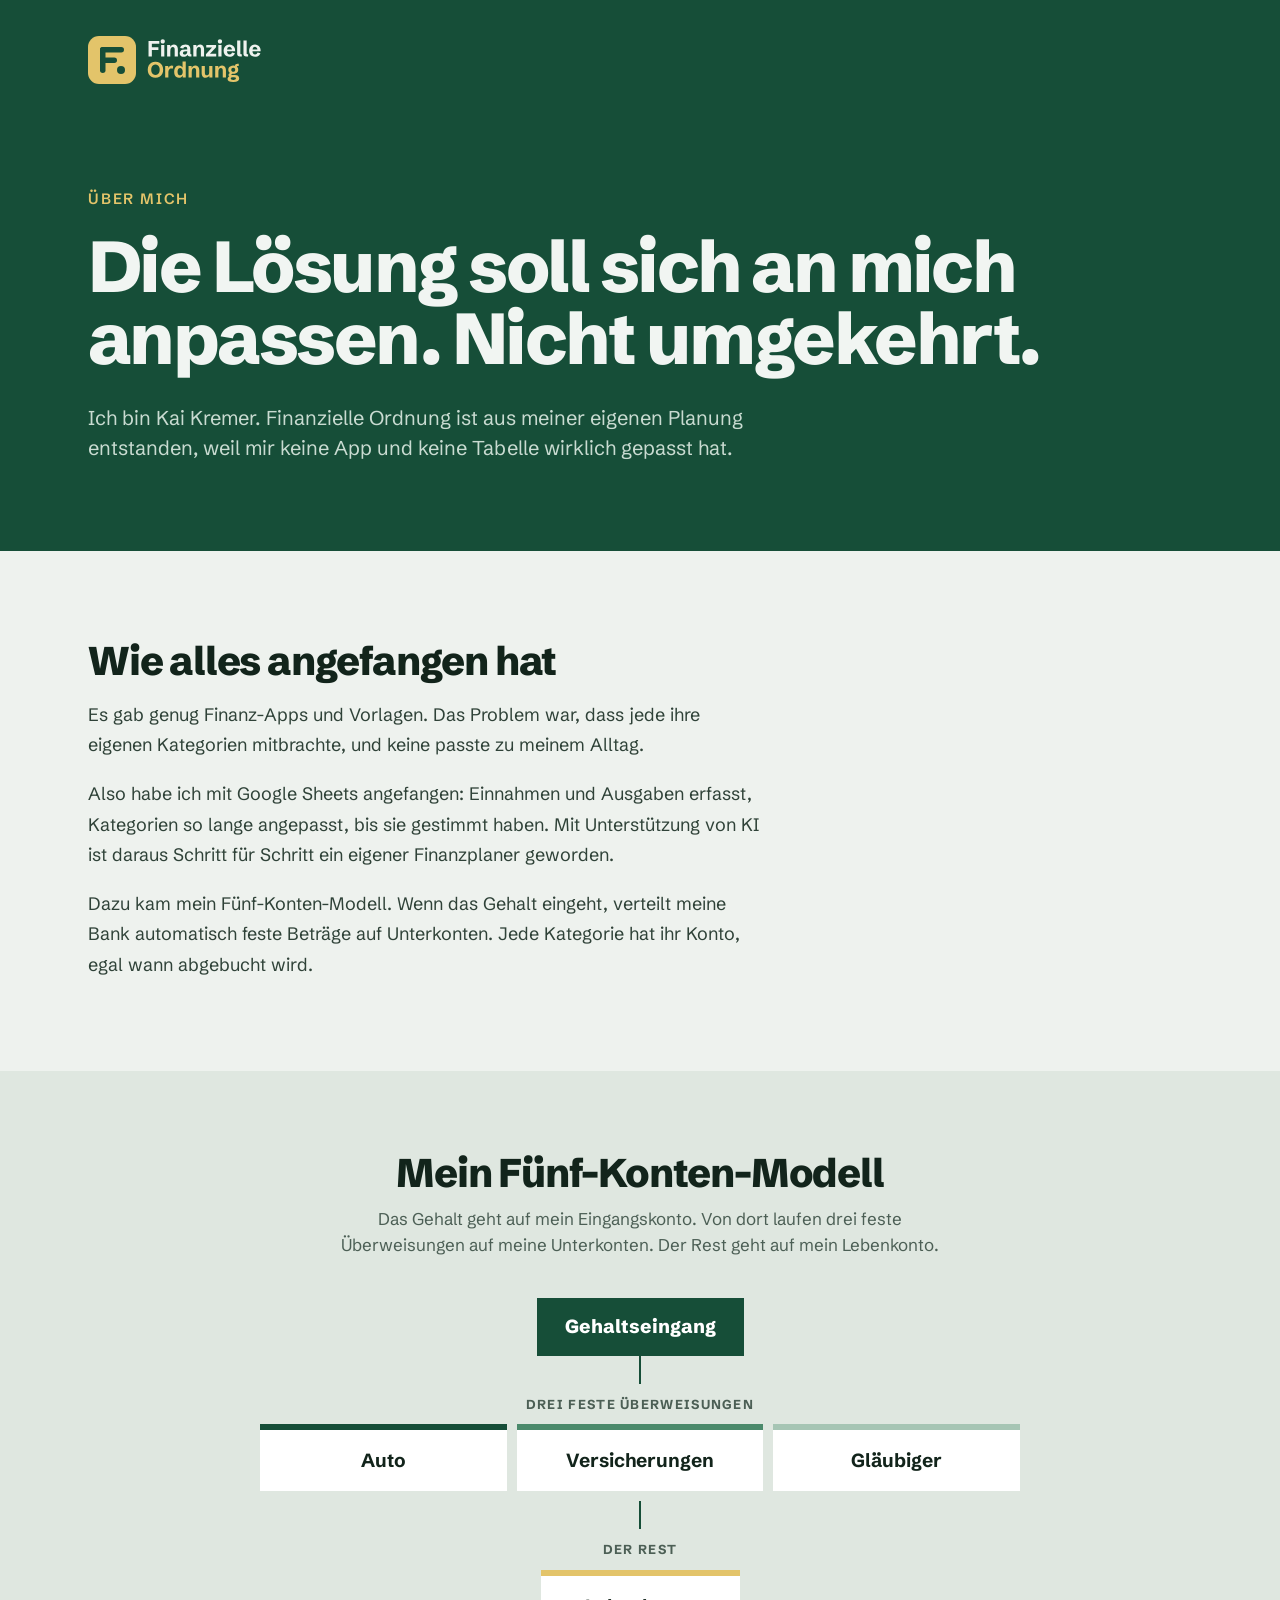
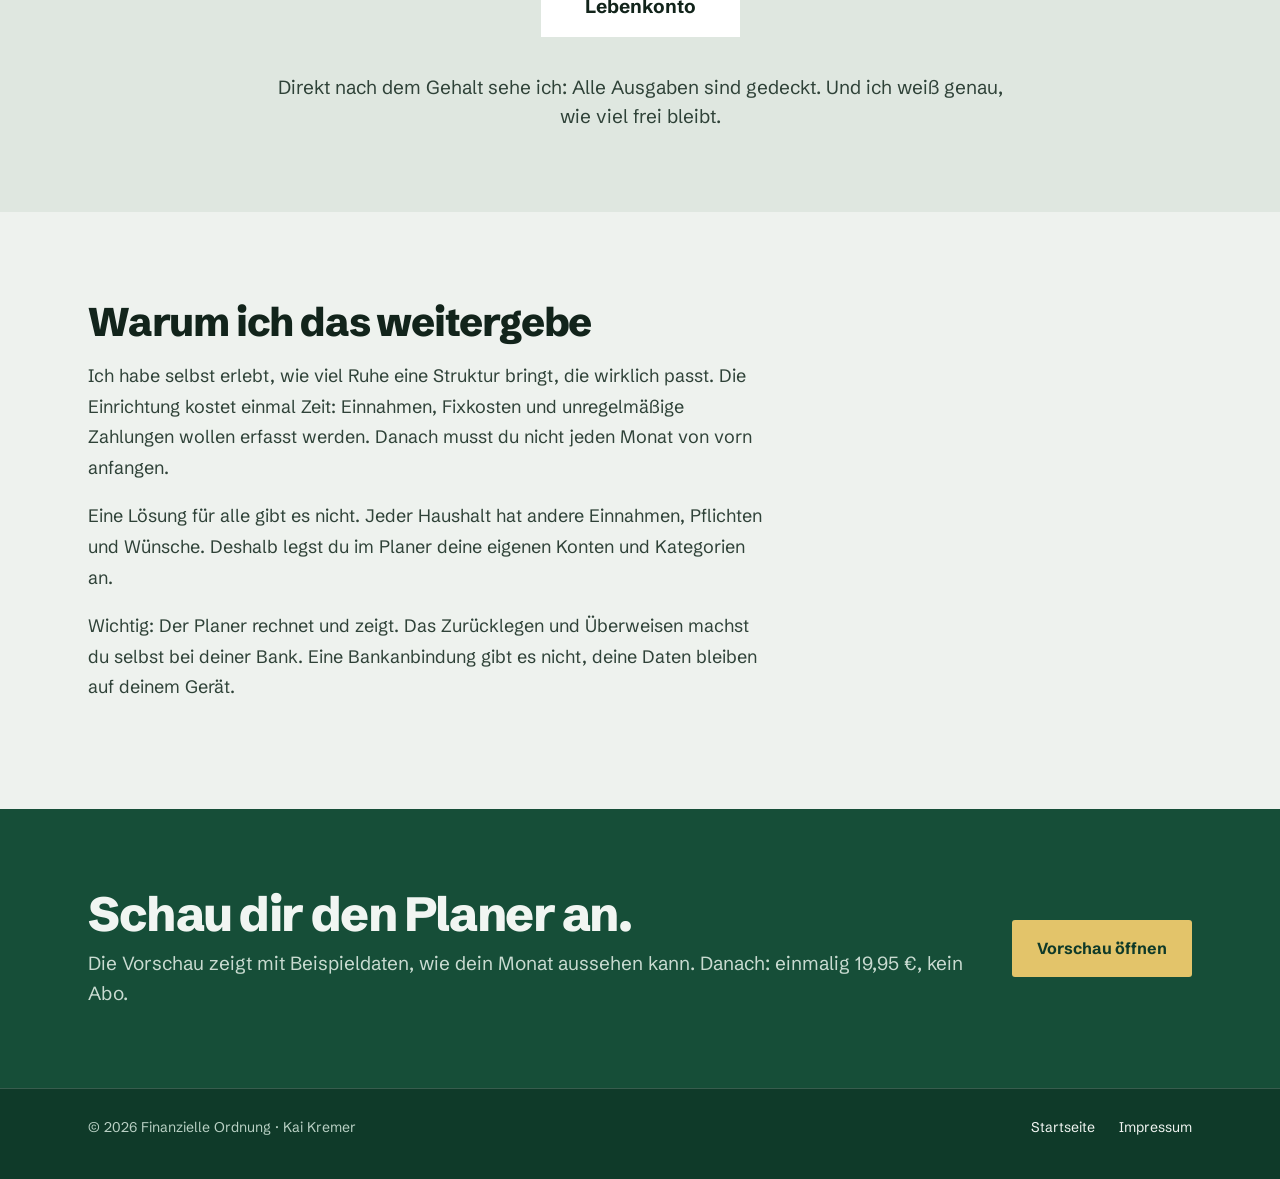
<file: ueber-mich.html>
<!doctype html>
<html lang="de">
<head>
<meta charset="utf-8">
<meta name="viewport" content="width=device-width,initial-scale=1">
<title>Über mich – Finanzielle Ordnung</title>
<meta name="description" content="Kai Kremer über die Entstehung von Finanzielle Ordnung und sein Konten-Modell.">
<meta name="theme-color" content="#164e38">
<link rel="preconnect" href="https://fonts.googleapis.com">
<link rel="preconnect" href="https://fonts.gstatic.com" crossorigin>
<link rel="stylesheet" href="https://fonts.googleapis.com/css2?family=Schibsted+Grotesk:wght@400;500;600;700;800&amp;display=swap">
<link rel="stylesheet" href="stil.css">
<style>
.flow{display:flex;flex-wrap:wrap;gap:10px;max-width:760px;margin:0 auto}
.flow div{flex:1 1 200px;background:#fff;border-top:6px solid;padding:16px;text-align:center;font-weight:700;font-size:19px}
.box{display:inline-block;background:#164e38;color:#fff;padding:14px 28px;font-weight:800;font-size:19px}
.vl{width:2px;height:28px;background:#164e38;margin:0 auto}
.cap{font-size:13px;font-weight:700;letter-spacing:.1em;text-transform:uppercase;color:#4c5f55;padding:10px 0;text-align:center}
</style>
<link rel="icon" href="favicon.svg" type="image/svg+xml">
<link rel="icon" href="favicon-32.png" sizes="32x32" type="image/png">
<link rel="apple-touch-icon" href="apple-touch-icon.png">
<meta property="og:type" content="website">
<meta property="og:title" content="Über mich – Finanzielle Ordnung">
<meta property="og:description" content="Finanzplaner mit Kontoverteiler. Einmalig 19,95 €, kein Abo.">
<meta property="og:image" content="https://finanzielle-ordnung.de/og-image.png">
<meta name="twitter:card" content="summary_large_image">
</head>
<body>

<header class="band">
<div class="wrap" style="padding-top:36px;padding-bottom:88px">
<a href="index.html" class="mark logo" aria-label="Finanzielle Ordnung, zur Startseite"><img src="logo/logo-auf-gruen.svg" alt="Finanzielle Ordnung" width="182" height="48"></a>
<div style="margin-top:clamp(48px,8vw,96px)">
<div class="eyebrow">Über mich</div>
<h1 class="page-h1" style="margin-top:20px;max-width:980px">Die Lösung soll sich an mich anpassen. Nicht umgekehrt.</h1>
<p style="margin:28px 0 0;font-size:20px;line-height:1.5;color:#c9dbd1;max-width:34em">Ich bin Kai Kremer. Finanzielle Ordnung ist aus meiner eigenen Planung entstanden, weil mir keine App und keine Tabelle wirklich gepasst hat.</p>
</div>
</div>
</header>

<main>
<section class="wrap" style="padding-top:88px;padding-bottom:72px">
<div class="prose">
<h2>Wie alles angefangen hat</h2>
<p>Es gab genug Finanz-Apps und Vorlagen. Das Problem war, dass jede ihre eigenen Kategorien mitbrachte, und keine passte zu meinem Alltag.</p>
<p>Also habe ich mit Google Sheets angefangen: Einnahmen und Ausgaben erfasst, Kategorien so lange angepasst, bis sie gestimmt haben. Mit Unterstützung von KI ist daraus Schritt für Schritt ein eigener Finanzplaner geworden.</p>
<p>Dazu kam mein Fünf-Konten-Modell. Wenn das Gehalt eingeht, verteilt meine Bank automatisch feste Beträge auf Unterkonten. Jede Kategorie hat ihr Konto, egal wann abgebucht wird.</p>
</div>
</section>

<section style="background:#dfe7e0">
<div class="wrap" style="padding-top:80px;padding-bottom:80px">
<h2 style="margin:0 0 12px;font-size:clamp(30px,4vw,40px);line-height:1.08;font-weight:800;letter-spacing:-.03em;text-align:center">Mein Fünf-Konten-Modell</h2>
<p style="margin:0 auto 40px;color:#4c5f55;text-align:center;max-width:38em">Das Gehalt geht auf mein Eingangskonto. Von dort laufen drei feste Überweisungen auf meine Unterkonten. Der Rest geht auf mein Lebenkonto.</p>
<div style="text-align:center"><span class="box">Gehaltseingang</span></div>
<div class="vl"></div>
<div class="cap">Drei feste Überweisungen</div>
<div class="flow">
<div style="border-color:#164e38">Auto</div>
<div style="border-color:#4b8a6c">Versicherungen</div>
<div style="border-color:#a6c5b4">Gläubiger</div>
</div>
<div class="vl" style="margin-top:10px"></div>
<div class="cap">Der Rest</div>
<div style="text-align:center"><span style="display:inline-block;background:#fff;border-top:6px solid #e3c46a;padding:16px 44px;font-weight:700;font-size:19px">Lebenkonto</span></div>
<p style="margin:36px auto 0;text-align:center;color:#2f4238;max-width:40em;font-size:19px">Direkt nach dem Gehalt sehe ich: Alle Ausgaben sind gedeckt. Und ich weiß genau, wie viel frei bleibt.</p>
</div>
</section>

<section class="wrap" style="padding-top:88px;padding-bottom:88px">
<div class="prose">
<h2>Warum ich das weitergebe</h2>
<p>Ich habe selbst erlebt, wie viel Ruhe eine Struktur bringt, die wirklich passt. Die Einrichtung kostet einmal Zeit: Einnahmen, Fixkosten und unregelmäßige Zahlungen wollen erfasst werden. Danach musst du nicht jeden Monat von vorn anfangen.</p>
<p>Eine Lösung für alle gibt es nicht. Jeder Haushalt hat andere Einnahmen, Pflichten und Wünsche. Deshalb legst du im Planer deine eigenen Konten und Kategorien an.</p>
<p>Wichtig: Der Planer rechnet und zeigt. Das Zurücklegen und Überweisen machst du selbst bei deiner Bank. Eine Bankanbindung gibt es nicht, deine Daten bleiben auf deinem Gerät.</p>
</div>
</section>

<section class="band">
<div class="wrap" style="padding-top:80px;padding-bottom:80px;display:flex;justify-content:space-between;align-items:center;gap:32px;flex-wrap:wrap">
<div style="flex:1 1 360px;min-width:0">
<h2 style="margin:0 0 10px;font-size:clamp(32px,4.4vw,48px);line-height:1.05;font-weight:800;letter-spacing:-.03em">Schau dir den Planer an.</h2>
<p style="margin:0;color:#c9dbd1;font-size:19px">Die Vorschau zeigt mit Beispieldaten, wie dein Monat aussehen kann. Danach: einmalig 19,95 €, kein Abo.</p>
</div>
<a class="btn btn-gold" href="vorschau.html">Vorschau öffnen</a>
</div>
</section>
</main>

<footer class="foot">
<div class="wrap" style="padding-top:28px;padding-bottom:40px;display:flex;justify-content:space-between;gap:12px;flex-wrap:wrap">
<span>© 2026 Finanzielle Ordnung · Kai Kremer</span>
<span style="display:flex;gap:24px"><a href="index.html">Startseite</a><a href="impressum.html">Impressum</a></span>
</div>
</footer>

</body>
</html>
</file>
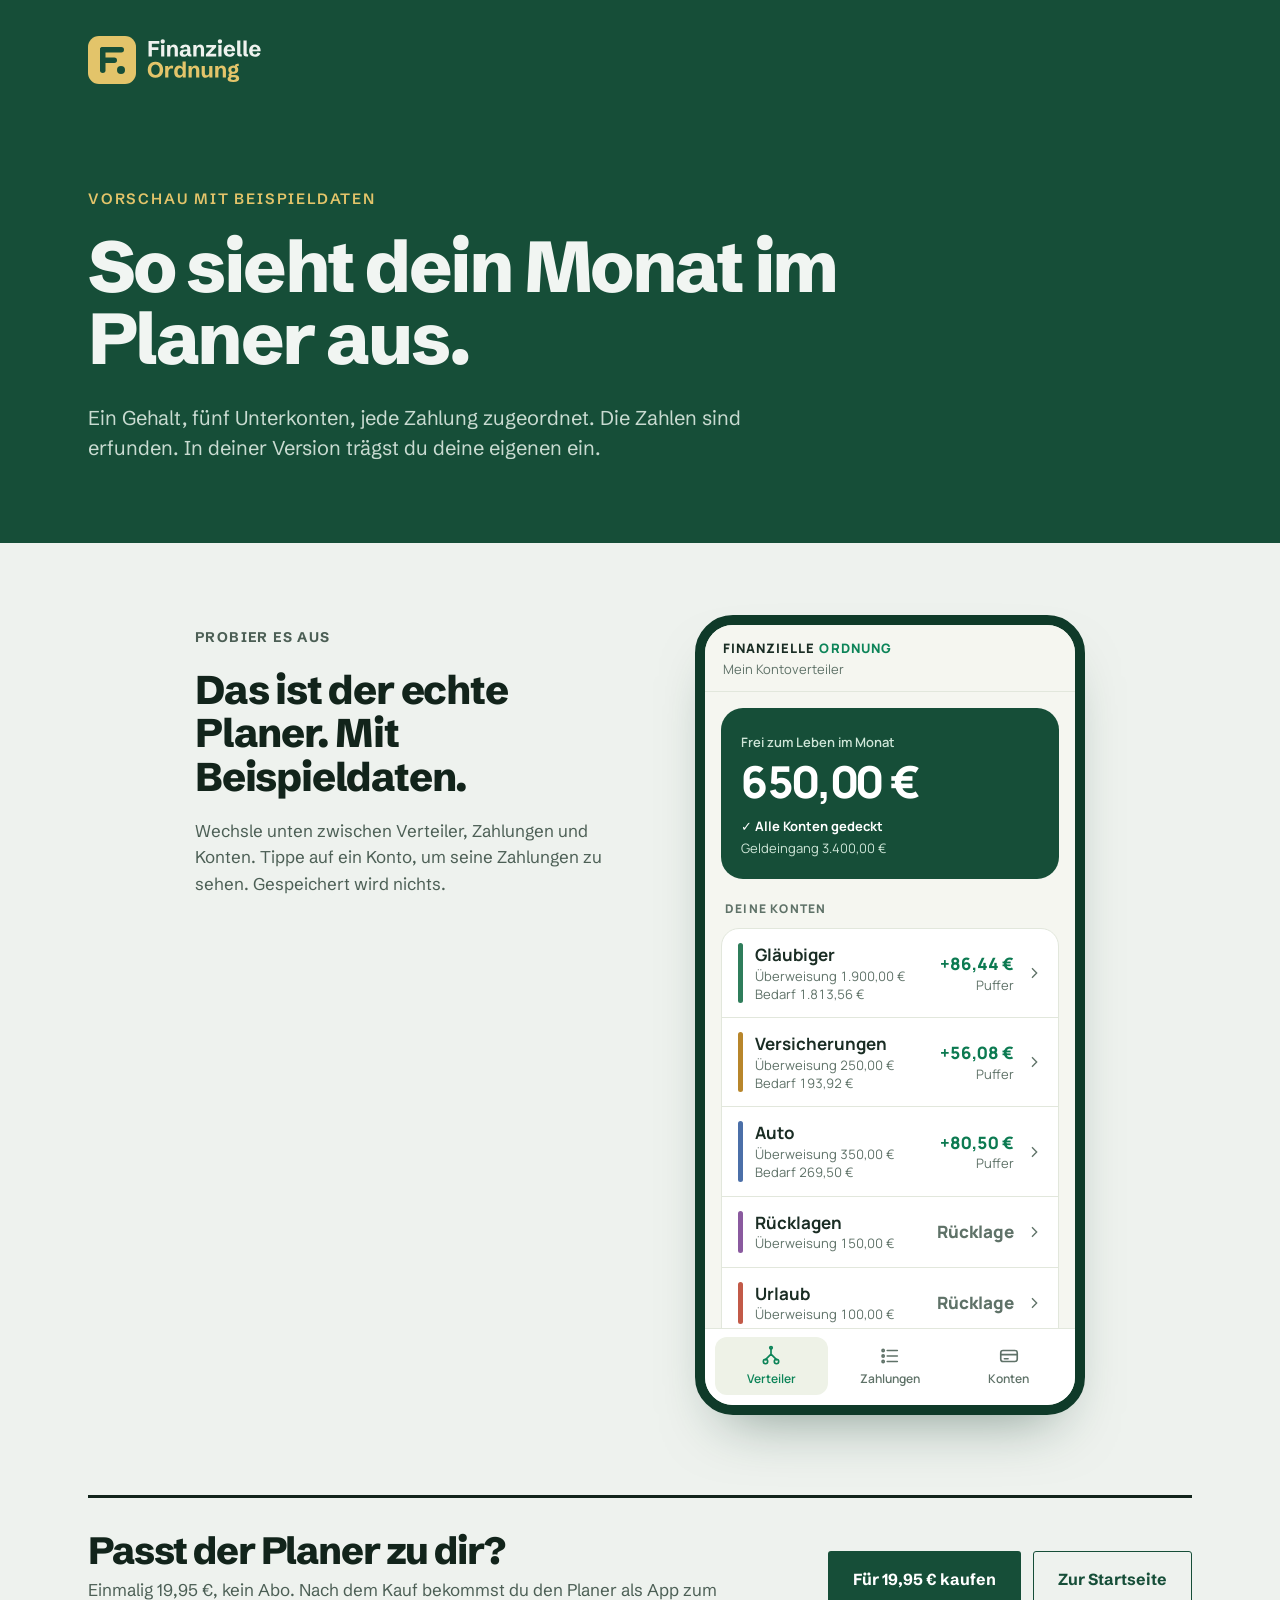
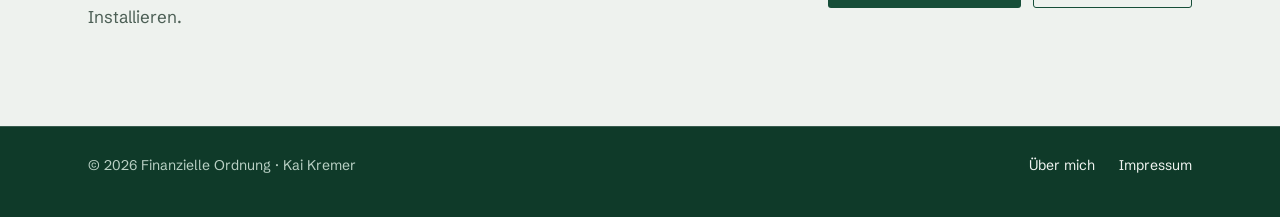
<file: vorschau.html>
<!doctype html>
<html lang="de">
<head>
<meta charset="utf-8">
<meta name="viewport" content="width=device-width,initial-scale=1">
<title>Vorschau – Finanzielle Ordnung</title>
<meta name="description" content="So sieht dein Monat im Finanzplaner aus: Vorschau mit Beispieldaten.">
<meta name="theme-color" content="#164e38">
<link rel="preconnect" href="https://fonts.googleapis.com">
<link rel="preconnect" href="https://fonts.gstatic.com" crossorigin>
<link rel="stylesheet" href="https://fonts.googleapis.com/css2?family=Manrope:wght@400;500;600;700;800&amp;family=Schibsted+Grotesk:wght@400;500;600;700;800&amp;display=swap">
<link rel="stylesheet" href="stil.css">
<link rel="stylesheet" href="planer-demo.css">
<style>
.cta{border-top:3px solid #12241b;padding-top:32px;display:flex;justify-content:space-between;align-items:center;gap:24px;flex-wrap:wrap}
</style>
<link rel="icon" href="favicon.svg" type="image/svg+xml">
<link rel="icon" href="favicon-32.png" sizes="32x32" type="image/png">
<link rel="apple-touch-icon" href="apple-touch-icon.png">
<meta property="og:type" content="website">
<meta property="og:title" content="Vorschau – Finanzielle Ordnung">
<meta property="og:description" content="Finanzplaner mit Kontoverteiler. Einmalig 19,95 €, kein Abo.">
<meta property="og:image" content="https://finanzielle-ordnung.de/og-image.png">
<meta name="twitter:card" content="summary_large_image">
</head>
<body>

<header class="band">
<div class="wrap" style="padding-top:36px;padding-bottom:80px">
<a href="index.html" class="mark logo" aria-label="Finanzielle Ordnung, zur Startseite"><img src="logo/logo-auf-gruen.svg" alt="Finanzielle Ordnung" width="182" height="48"></a>
<div style="margin-top:clamp(48px,8vw,96px)">
<div class="eyebrow">Vorschau mit Beispieldaten</div>
<h1 class="page-h1" style="margin-top:20px">So sieht dein Monat im Planer aus.</h1>
<p style="margin:28px 0 0;color:#c9dbd1;font-size:20px;line-height:1.5;max-width:36em">Ein Gehalt, fünf Unterkonten, jede Zahlung zugeordnet. Die Zahlen sind erfunden. In deiner Version trägst du deine eigenen ein.</p>
</div>
</div>
</header>

<main class="wrap" style="padding-top:72px;padding-bottom:96px;display:flex;flex-direction:column;gap:80px">

<div class="stage">
<div class="side">
<div class="lab">Probier es aus</div>
<h2 style="margin:0;font-size:clamp(30px,4vw,40px);line-height:1.08;font-weight:800;letter-spacing:-.03em">Das ist der echte Planer. Mit Beispieldaten.</h2>
<p style="margin:0;color:#4c5f55">Wechsle unten zwischen Verteiler, Zahlungen und Konten. Tippe auf ein Konto, um seine Zahlungen zu sehen. Gespeichert wird nichts.</p>
</div>

<div class="phone" role="application" aria-label="Vorschau des Planers">
<div class="ah"><b>FINANZIELLE <i>ORDNUNG</i></b><span>Mein Kontoverteiler</span></div>
<div class="body" id="body"></div>
<div id="toast" class="toast" role="status"></div>
<div class="tabs" role="tablist" aria-label="Bereiche">
<button type="button" role="tab" data-tab="v" aria-selected="true"><svg viewBox="0 0 24 24"><path d="M12 3v7M12 10l-6 6M12 10l6 6"/><circle cx="12" cy="3" r="1.4"/><circle cx="6" cy="18" r="2.4"/><circle cx="18" cy="18" r="2.4"/></svg>Verteiler</button>
<button type="button" role="tab" data-tab="z" aria-selected="false"><svg viewBox="0 0 24 24"><path d="M9 6h11M9 12h11M9 18h11"/><circle cx="4.5" cy="6" r="1.2"/><circle cx="4.5" cy="12" r="1.2"/><circle cx="4.5" cy="18" r="1.2"/></svg>Zahlungen</button>
<button type="button" role="tab" data-tab="k" aria-selected="false"><svg viewBox="0 0 24 24"><rect x="3" y="6" width="18" height="12" rx="2.5"/><path d="M3 10.5h18M7 15h4"/></svg>Konten</button>
</div>
</div>
</div>

<section class="cta">
<div style="min-width:0;flex:1 1 320px"><h2 style="margin:0 0 6px;font-size:clamp(28px,3.6vw,38px);line-height:1.1;font-weight:800;letter-spacing:-.03em">Passt der Planer zu dir?</h2><p style="margin:0;color:#4c5f55">Einmalig 19,95 €, kein Abo. Nach dem Kauf bekommst du den Planer als App zum Installieren.</p></div>
<div style="display:flex;gap:12px;flex-wrap:wrap"><a class="btn btn-dark" href="https://www.checkout-ds24.com/product/741586">Für 19,95 € kaufen</a><a class="btn" href="index.html" style="border-color:#164e38;color:#164e38">Zur Startseite</a></div>
</section>
</main>

<footer class="foot">
<div class="wrap" style="padding-top:28px;padding-bottom:40px;display:flex;justify-content:space-between;gap:12px;flex-wrap:wrap">
<span>© 2026 Finanzielle Ordnung · Kai Kremer</span>
<span style="display:flex;gap:24px"><a href="ueber-mich.html">Über mich</a><a href="impressum.html">Impressum</a></span>
</div>
</footer>

<script src="planer-demo.js"></script>
</body>
</html>
</file>
<file: stil.css>
/* Finanzielle Ordnung – gemeinsames Design aller Seiten */
*{box-sizing:border-box}
html{scroll-behavior:smooth}
@media (prefers-reduced-motion:reduce){html{scroll-behavior:auto}}
body{margin:0;background:#eef2ee;color:#12241b;font-family:'Schibsted Grotesk',system-ui,-apple-system,'Segoe UI',sans-serif;font-size:17px;line-height:1.55}
a{color:inherit;text-decoration:none}
button,input{font-family:inherit}
.num{font-variant-numeric:tabular-nums}
.wrap{max-width:1200px;margin:0 auto;padding-inline:48px}
@media (max-width:640px){.wrap{padding-inline:20px}}
.mark{font-weight:800;letter-spacing:.22em;font-size:14px;color:inherit;display:inline-block}
.btn{display:inline-block;padding:15px 24px;border-radius:3px;font-weight:700;font-size:16px;cursor:pointer;border:1.5px solid transparent}
.btn-gold{background:#e3c46a;color:#0f3a29}
.btn-gold:hover{background:#efd584}
.btn-line{border-color:#e3c46a;color:#e3c46a}
.btn-line:hover{background:rgba(227,196,106,.12)}
.btn-dark{background:#164e38;color:#fff}
.btn-dark:hover{background:#0f3a29}
.tl{color:#164e38;text-decoration:underline;text-underline-offset:3px;font-weight:600}
.tl:hover{color:#0f3a29}
input[type=range]{width:100%;accent-color:#164e38;height:28px;margin:0;cursor:pointer}
.calc input[type=range]{accent-color:#e3c46a}
:focus-visible{outline:3px solid #164e38;outline-offset:2px}
.hero :focus-visible,.calc :focus-visible,.price :focus-visible,.foot :focus-visible,.band :focus-visible{outline-color:#e3c46a}
.band{background:#164e38;color:#f1f5f2}
.eyebrow{font-size:15px;font-weight:600;letter-spacing:.12em;text-transform:uppercase;color:#e3c46a}
.foot{background:#0f3a29;color:#b9d0c4;font-size:14px;border-top:1px solid rgba(241,245,242,.18)}
.foot a{color:#f1f5f2}
.foot a:hover{color:#e3c46a}
/* Unterseiten */
.page-h1{margin:0;font-size:clamp(40px,6.4vw,72px);line-height:1;font-weight:800;letter-spacing:-.035em;max-width:900px}
.rule{border-top:1.5px solid #12241b}
.lab{font-size:14px;font-weight:700;letter-spacing:.1em;text-transform:uppercase;color:#4c5f55}
.row2{display:flex;flex-wrap:wrap;gap:12px 48px;border-top:1.5px solid #12241b;padding:28px 0}
.row2>.lab{flex:0 0 200px}
.row2>div:last-child{flex:1 1 320px;min-width:0;font-size:20px}
.prose{max-width:680px}
.prose h2{margin:0 0 18px;font-size:clamp(30px,4vw,40px);line-height:1.08;font-weight:800;letter-spacing:-.03em}
.prose p{margin:0 0 18px;color:#2f4238;font-size:18px;line-height:1.7}

.mark.logo{display:inline-block;line-height:0;letter-spacing:0}
.mark.logo img{display:block;height:48px;width:auto}
@media(max-width:480px){.mark.logo img{height:40px}}
</file>
<file: planer-demo.css>
.stage{display:flex;flex-wrap:wrap;gap:48px 80px;align-items:flex-start;justify-content:center}
.side{flex:1 1 300px;max-width:420px;display:flex;flex-direction:column;gap:20px;padding-top:12px}
.phone{flex:0 0 auto;width:390px;max-width:100%;height:800px;background:#f5f6f0;border:10px solid #0f3a29;border-radius:38px;overflow:hidden;display:flex;flex-direction:column;position:relative;font-family:'Manrope',system-ui,sans-serif;color:#1a2d24;font-size:16px;line-height:1.4;box-shadow:0 30px 60px -30px rgba(15,58,41,.5)}
.ah{padding:14px 18px 12px;border-bottom:1px solid #e2e7dc;background:#f5f6f0}
.ah b{display:block;font-weight:800;letter-spacing:.08em;font-size:13px}
.ah b i{font-style:normal;color:#0c8458}
.ah span{font-size:13px;color:#5f7268}
.body{flex:1;overflow-y:auto;padding:16px 16px 24px}
.tabs{display:flex;gap:6px;padding:8px 10px 10px;border-top:1px solid #e2e7dc;background:#fff}
.tabs button{flex:1;border:0;background:transparent;border-radius:12px;padding:8px 4px;display:flex;flex-direction:column;align-items:center;gap:3px;font:600 12px 'Manrope',sans-serif;color:#5f7268;cursor:pointer;min-height:48px}
.tabs button[aria-selected=true]{background:#eef2e7;color:#0c8458}
.tabs svg{width:22px;height:22px;stroke:currentColor;fill:none;stroke-width:1.8;stroke-linecap:round;stroke-linejoin:round}
.hero2{background:#164e38;color:#fff;border-radius:22px;padding:22px 20px}
.hero2 small{font-size:13px;font-weight:600;color:#cfe6d8}
.hero2 .big{font-size:44px;font-weight:800;letter-spacing:-.03em;line-height:1.1;margin:4px 0 12px}
.hero2 .ln{display:flex;flex-wrap:wrap;gap:4px 14px;font-size:13px;color:#cfe6d8}
.hero2 .ln b{color:#fff}
.sec{font-size:12px;font-weight:800;letter-spacing:.1em;text-transform:uppercase;color:#5f7268;margin:22px 4px 10px;display:flex;justify-content:space-between;gap:8px}
.sec span{letter-spacing:0;text-transform:none;font-weight:700;font-size:13px}
.card{background:#fff;border:1px solid #e2e7dc;border-radius:18px;overflow:hidden}
.rw{display:flex;align-items:center;gap:12px;padding:14px 16px;border:0;background:transparent;width:100%;text-align:left;font:inherit;color:inherit;cursor:pointer;border-bottom:1px solid #e2e7dc}
.rw:last-child{border-bottom:0}
.rw .bar{width:5px;align-self:stretch;border-radius:3px;flex:0 0 5px}
.rw .mid{flex:1;min-width:0}
.rw .t{font-weight:700;font-size:17px}
.rw .s{font-size:13px;color:#5f7268}
.rw .r{text-align:right}
.rw .r b{font-size:17px;font-weight:800}
.rw .r .s{display:block}
.rw svg{width:16px;height:16px;stroke:#5f7268;fill:none;stroke-width:2;flex:0 0 16px}
.pos{color:#0c7a51}
.det{background:#f5f6f0;padding:4px 16px 10px 33px;border-bottom:1px solid #e2e7dc}
.det div{display:flex;justify-content:space-between;gap:12px;padding:6px 0;font-size:14px;border-bottom:1px dashed #d6ddd0}
.det div:last-child{border-bottom:0}
.det small{color:#5f7268}
.chips{display:flex;gap:8px;overflow-x:auto;padding:2px 0 14px}
.chips button{flex:0 0 auto;border:1px solid #e2e7dc;background:#fff;border-radius:999px;padding:9px 14px;font:700 14px 'Manrope',sans-serif;color:#5f7268;cursor:pointer;min-height:40px}
.chips button span{font-weight:500;margin-left:4px}
.chips button[aria-pressed=true]{background:#1a2d24;border-color:#1a2d24;color:#fff}
.addb{display:block;width:100%;border:0;border-radius:16px;background:#0c8458;color:#fff;font:700 17px 'Manrope',sans-serif;padding:15px;margin-bottom:14px;cursor:pointer}
.addb.l{background:#eef2e7;color:#1a2d24;border:1px solid #e2e7dc;font-weight:600;margin:10px 0 0}
.gh{display:flex;align-items:center;gap:8px;margin:6px 2px 8px;font-weight:800;font-size:17px}
.gh i{width:12px;height:12px;border-radius:4px;display:block}
.gh span{margin-left:auto;font-weight:700;font-size:13px;color:#5f7268}
.toast{position:absolute;left:16px;right:16px;bottom:78px;background:#1a2d24;color:#fff;border-radius:12px;padding:12px 14px;font-size:14px;font-weight:600;opacity:0;pointer-events:none;transition:opacity .2s}
.toast.on{opacity:1}
</file>
